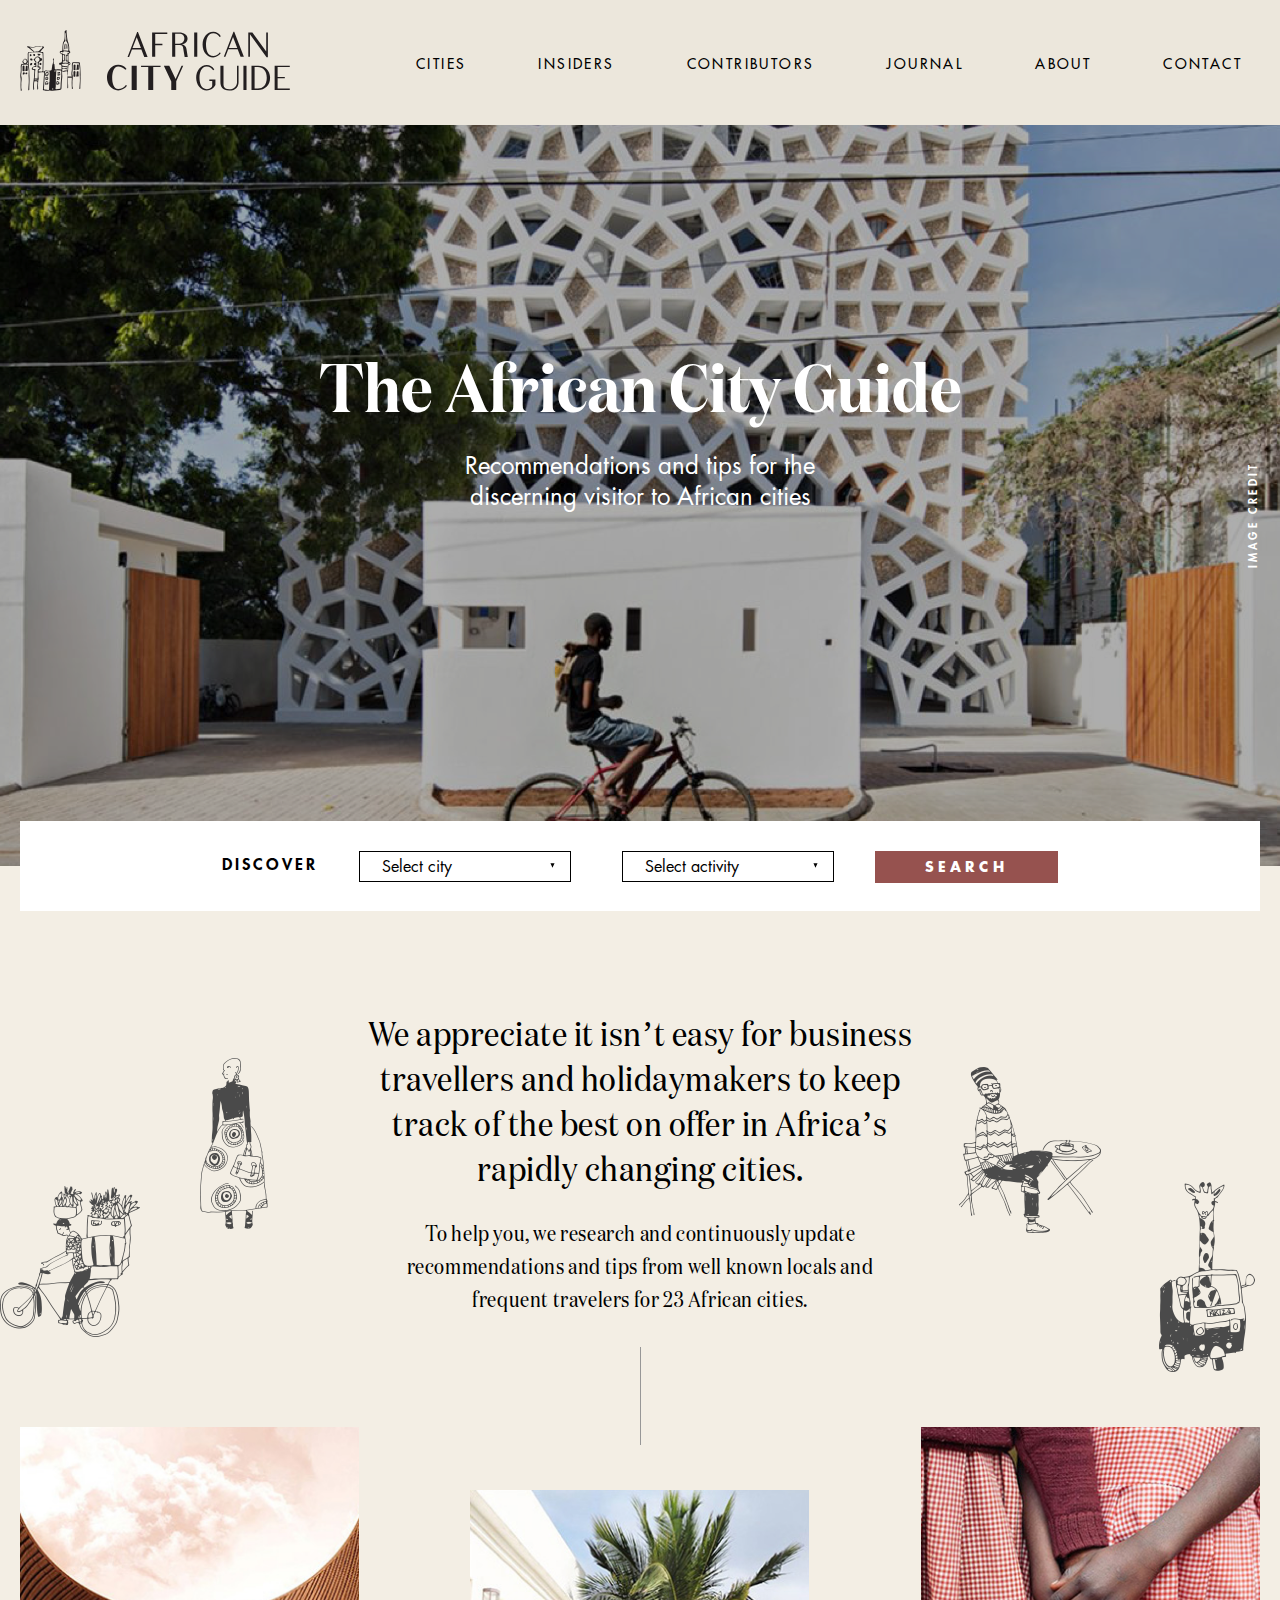
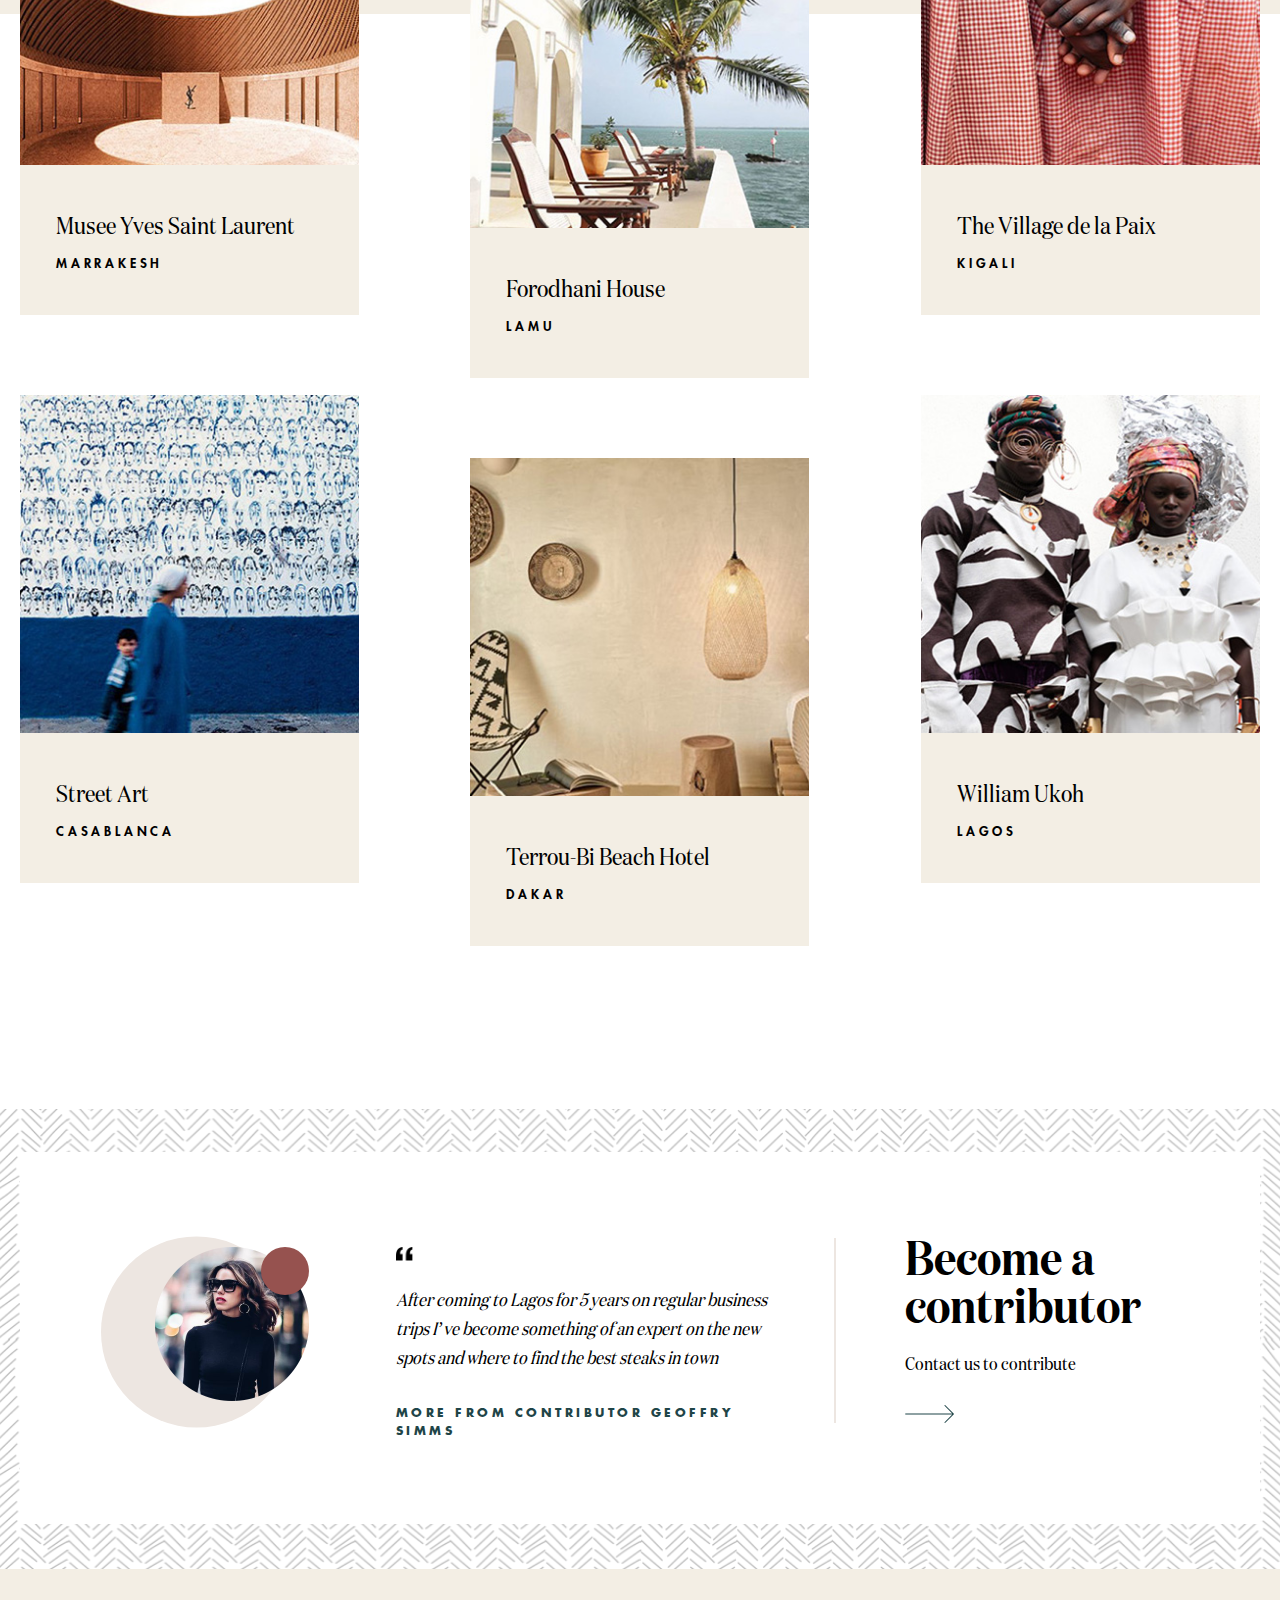
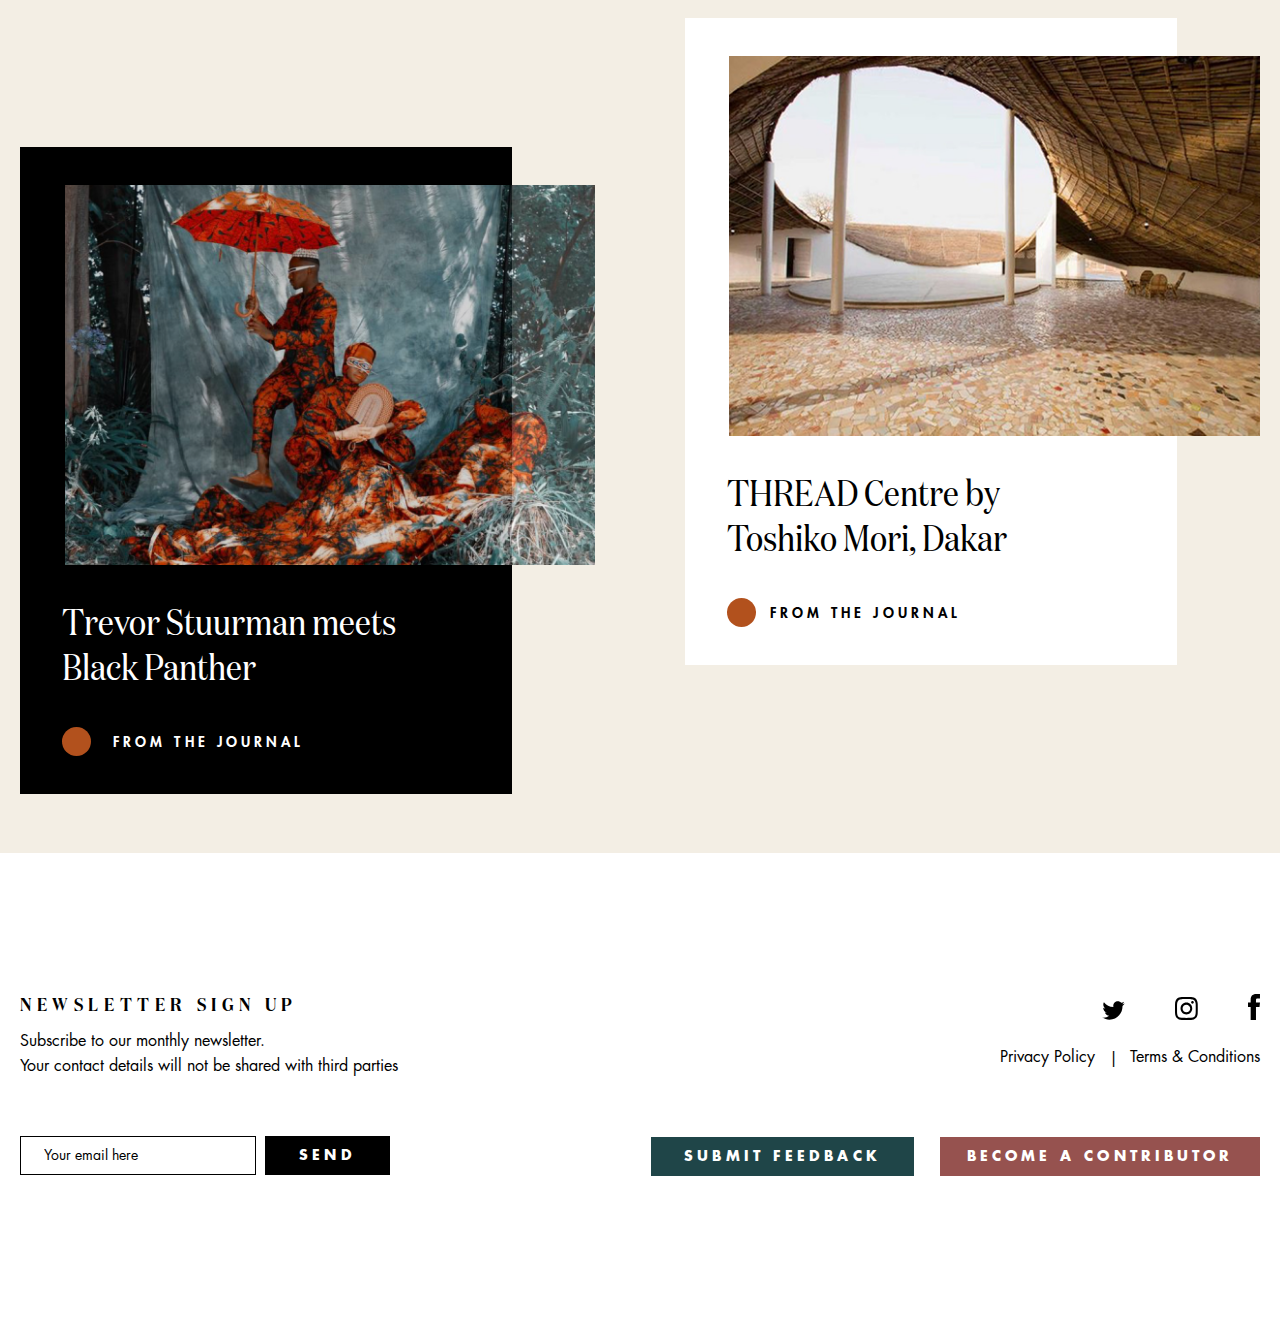
<file: index.html>
<!DOCTYPE html>
<html>
    <head>
    <meta charset="utf-8">
    <meta name="viewport" content="width=device-width, minimum-scale=1.0, maximum-scale=1.0, initial-scale=1.0, user-scalable=no">
    <meta name="format-detection" content="telephone=no">
    <title>African City Guide | Home </title>
   
    <link type="text/css" rel="stylesheet" href="css/selectric.css">
    <link type="text/css" rel="stylesheet" href="css/style.css">

    <script type="text/javascript" src="scripts/jquery-3.3.1.min.js"></script>
    <script type="text/javascript" src="scripts/jquery.selectric.js"></script>
    <script type="text/javascript" src="scripts/common-scripts.js"></script>

    </head>

    <body>
        <div class="main-wrap">
           <!-- Beginning Header Section 
           ======================= -->
            <header class="header-wrap">
               <div class="common-wrap clear">
                    <div class="logo-wrap">
                        <div class="main-logo"><a href="index.html"><img src="svgs/Final Logo_2stack-iconleft.svg" alt=""></a></div>
                        <div class="mobi-nav">
                            <div></div>
                            <div></div>
                            <div></div>
                        </div>
                    </div>
                    <div class="nav-wrap">
                        <nav class="main-nav">
                            <ul>
                                <li><a href="cities.html">CITIES</a></li>
                                <li><a href="insiders.html">INSIDERS</a></li>
                                <li><a href="contributor.html">CONTRIBUTORS</a></li>
                                <li><a href="journal.html">JOURNAL</a></li>
                                <li><a href="about.html">ABOUT</a></li>
                                <li><a href="contract.html">CONTACT</a></li>
                            </ul>
                        </nav>
                    </div>
                </div>
            </header>
             <!-- // End Header Section 
               ======================= -->
            <!-- Beginnig Main Section 
            ======================== -->
            <section class="main-section home-content">
                <section class="hero-section" style="background-image:url(images/home-hero.png)">
                    <div class="rotate-text">IMAGE CREDIT</div>
                    <div class="title-text">
                        <h1>The African City Guide</h1>
                        <p>Recommendations and tips for the<br> discerning visitor to African cities</p>
                    </div>
                </section>
                <section class="content-fashion-wrap">
                    <div class="selectric-bar-wrap">
                        <div class="common-wrap clear">
                            <div class="selectric-bar">
                                <div class="selectric-inner clear">
                                    <span>DISCOVER</span>
                                    <form action="#" method="post">
                                        <div class="selectric-item">
                                            <select class="styled-select">
                                                <option value="">Select  city</option>
                                                <option value="">Canda</option>
                                                <option value="">United</option>
                                                <option value=""> Austraulia</option>
                                            </select>
                                        </div>
                                        <div class="selectric-item">
                                            <select class="styled-select">
                                                <option value="">Select  activity</option>
                                                <option value="">work</option>
                                                <option value="">list</option>
                                                <option value="">time</option>
                                            </select>
                                        </div>
                                        <div class="submit-info">
                                            <input type="submit" value="SEARCH">
                                        </div>
                                    </form>
                                </div>
                            </div>
                        </div>
                    </div>
                    <div class="common-wrap clear">
                        <div class="fashion-text clear">
                            <div class="lead-text">We appreciate it isn’t easy for business travellers and holidaymakers to keep track of the best on offer in Africa’s rapidly changing cities.</div>
                            <p>To help you, we research and continuously update recommendations and tips from well known locals and <br> frequent travelers for 23 African cities.</p>
                        </div>
                        <div class="fashion-item1"><img src="images/african-woman@2x.png" alt=""></div>
                        <div class="fashion-item2"><img src="images/cycling-copy@2x.png" alt=""></div>
                        <div class="fashion-item3"><img src="images/coffee@2x.png" alt=""></div>
                        <div class="fashion-item4"><img src="images/giraffe-tuk-tuk@2x.png" alt=""></div>
                    </div>
                </section>
                <section class="content-detaisl-wrap">
                    <div class="common-wrap clear">
                        <ul class="content-item">
                            <li>
                                <figure><img src="images/content-item1.jpg" alt=""></figure>
                                <div class="content-info">
                                    <h5>Musee Yves Saint Laurent</h5>
                                    <span>Marrakesh</span>
                                </div>
                            </li>
                            <li>
                                <figure><img src="images/content-item2.jpg" alt=""></figure>
                                <div class="content-info">
                                    <h5>Street Art</h5>
                                    <span>Casablanca</span>
                                </div>
                            </li>
                        </ul>
                        <ul class="content-item">
                            <li>
                                <figure><img src="images/content-item3.jpg" alt=""></figure>
                                <div class="content-info">
                                    <h5>Forodhani House</h5>
                                    <span>Lamu</span>
                                </div>
                            </li>
                            <li>
                                <figure><img src="images/content-item4.jpg" alt=""></figure>
                                <div class="content-info">
                                    <h5>Terrou-Bi Beach Hotel</h5>
                                    <span>Dakar</span>
                                </div>
                            </li>
                        </ul>
                        <ul class="content-item">
                            <li>
                                <figure><img src="images/content-item5.jpg" alt=""></figure>
                                <div class="content-info">
                                    <h5>The Village de la Paix</h5>
                                    <span>Kigali</span>
                                </div>
                            </li>
                            <li>
                                <figure><img src="images/content-item6.jpg" alt=""></figure>
                                <div class="content-info">
                                    <h5>William Ukoh</h5>
                                    <span>Lagos</span>
                                </div>
                            </li>
                        </ul>
                    </div>
                </section>
                <section class="quote-section" style="background-image: url(images/pattern.png)">
                    <div class="common-wrap clear">
                        <div class="quoute-wrap">
                            <div class="round-thumb-wrap">
                                <figure><img src="images/quoute-thumb.png" alt=""></figure>
                            </div>
                            <div class="quote-text-wrap">
                                <div class="quote-text">
                                    <blockquote>After coming to Lagos for 5 years on regular business trips I’ve become something of an expert on the new spots and where to find the best steaks in town</blockquote>
                                    <dfn>MORE FROM CONTRIBUTOR GEOFFRY SIMMS</dfn>
                                </div>
                                <div class="contributor-text">
                                    <h2>Become a contributor</h2>
                                    <a href="#">Contact us to contribute</a>
                                </div>
                            </div>
                        </div>
                    </div>
                </section>
                <section class="content-double-wrap">
                    <div class="common-wrap clear">
                        <div class="double-content-info">
                           <div class="double-content-text">
                               <div class="double-thumb"><img src="images/home-post-1@2x.png" alt=""></div>
                               <div class="double-title-text">
                                   <h3>Trevor Stuurman meets <br> Black Panther</h3>
                                   <span>FROM THE JOURNAL</span>
                               </div>
                           </div> 
                        </div>
                        <div class="double-content-info">
                           <div class="double-content-text">
                               <div class="double-thumb"><img src="images/home-post-2@2x.png" alt=""></div>
                               <div class="double-title-text">
                                   <h3>THREAD Centre by<br> Toshiko Mori, Dakar</h3>
                                   <span>FROM THE JOURNAL</span>
                               </div>
                           </div> 
                        </div>
                    </div>
                </section>
            </section>
            <!-- // End Main Section 
            ======================== -->
            
            <!-- Beginnig Footer Section 
            ======================== -->
            <footer class="footer-section">
                <div class="common-wrap clear">
                    <div class="footer-left">
                        <div class="title-text">
                            <h6>NEWSLETTER SIGN UP</h6>
                            <p>Subscribe to our monthly newsletter.<br>Your contact details will not be shared with third parties</p>
                        </div>
                        <div class="mail-wrap">
                            <form action="#" method="post">
                                <div class="mail-info">
                                    <input type="text" value="Your email here">
                                    <input type="submit" value="SEND">
                                </div>
                            </form>
                        </div>
                    </div>
                    <div class="footer-right">
                        <div class="feedback-and-contribute">
                            <a href="#">SUBMIT FEEDBACK</a>
                            <a href="become-contributor.html">BECOME A CONTRIBUTOR</a>
                        </div>
                        <div class="social-info">
                            <div class="social-wrap">
                                <a href="#"><img src="svgs/twitter.svg" alt=""></a>
                                <a href="#"><img src="svgs/instagram.svg" alt=""></a>
                                <a href="#"><img src="svgs/facebook.svg" alt=""></a>
                            </div>
                            <div class="privacy-info">
                                <a href="become-contributor.html">Privacy Policy</a>
                                <a href="become-contributor.html">Terms &amp; Conditions</a>
                            </div>
                        </div>
                    </div>
                </div>
            </footer>
             <!-- // End Footer Section 
            ======================== -->
        </div>
    </body>
	
</html>
</file>
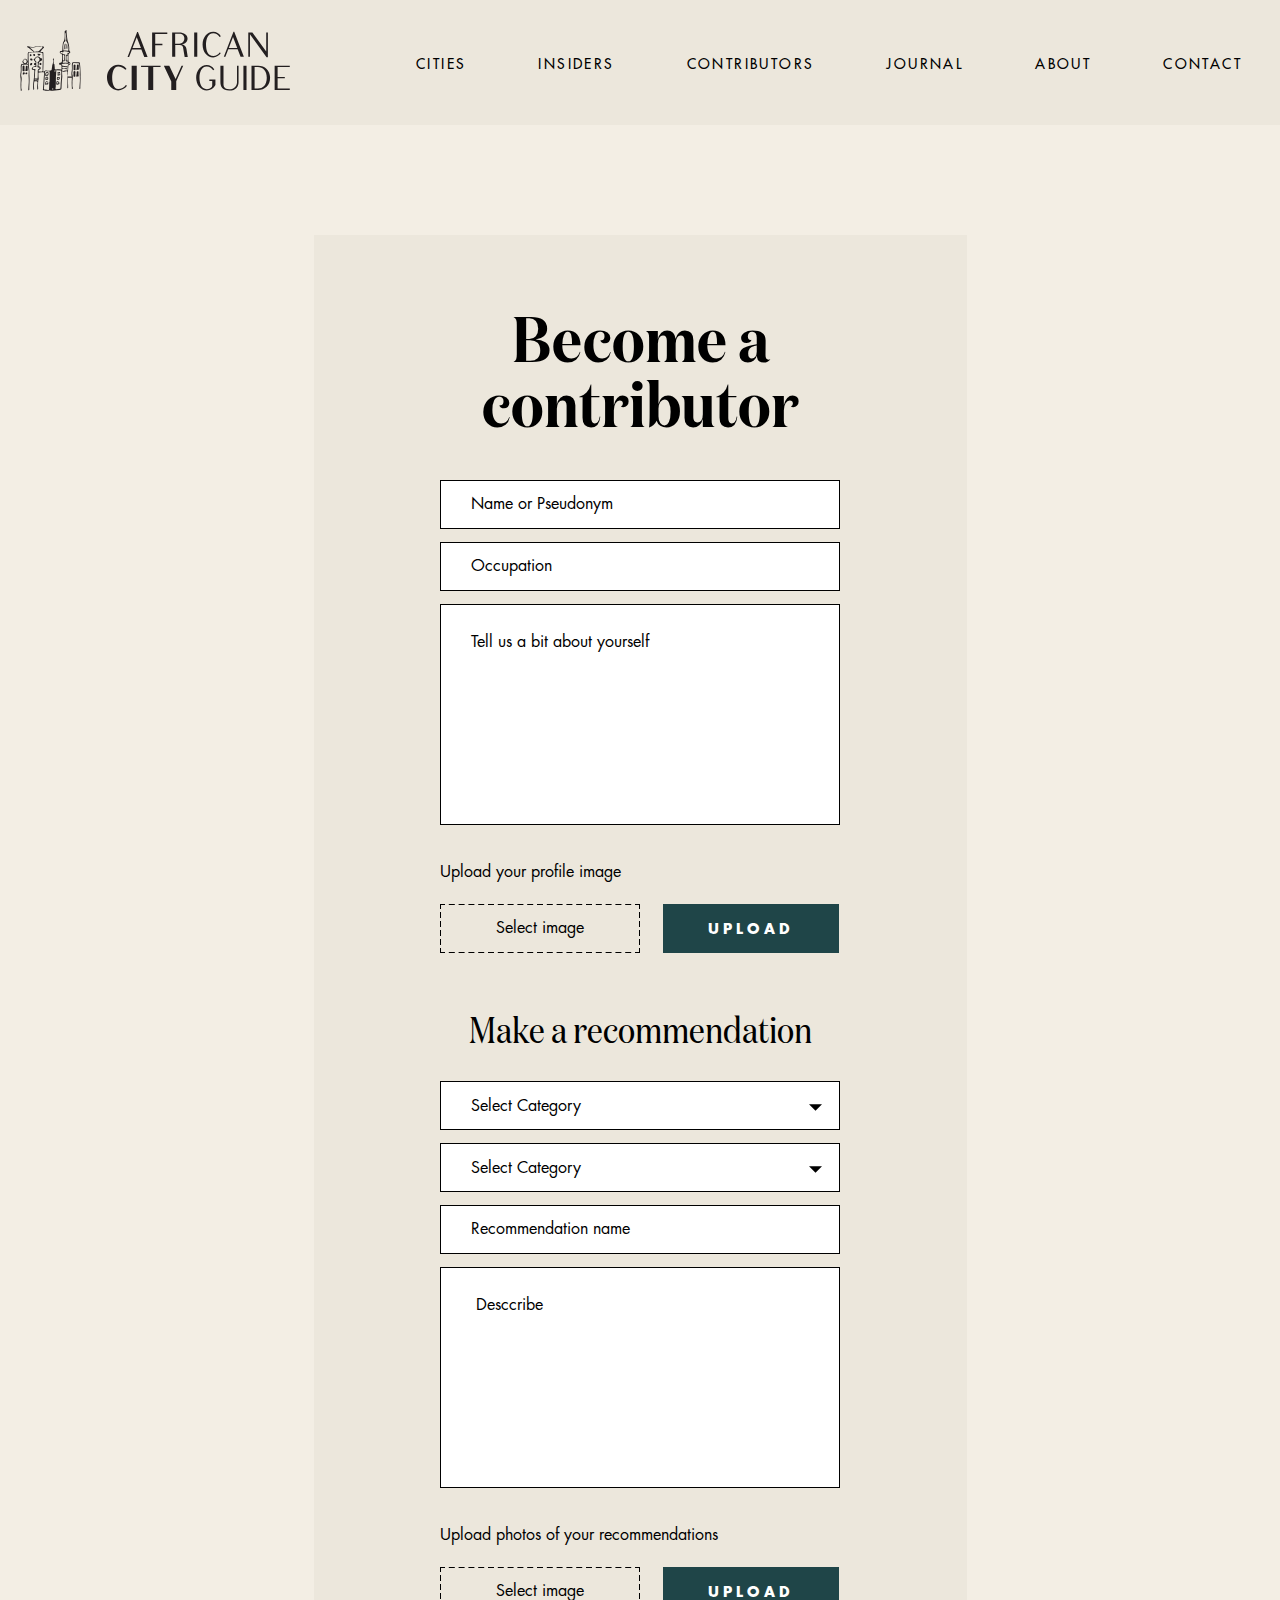
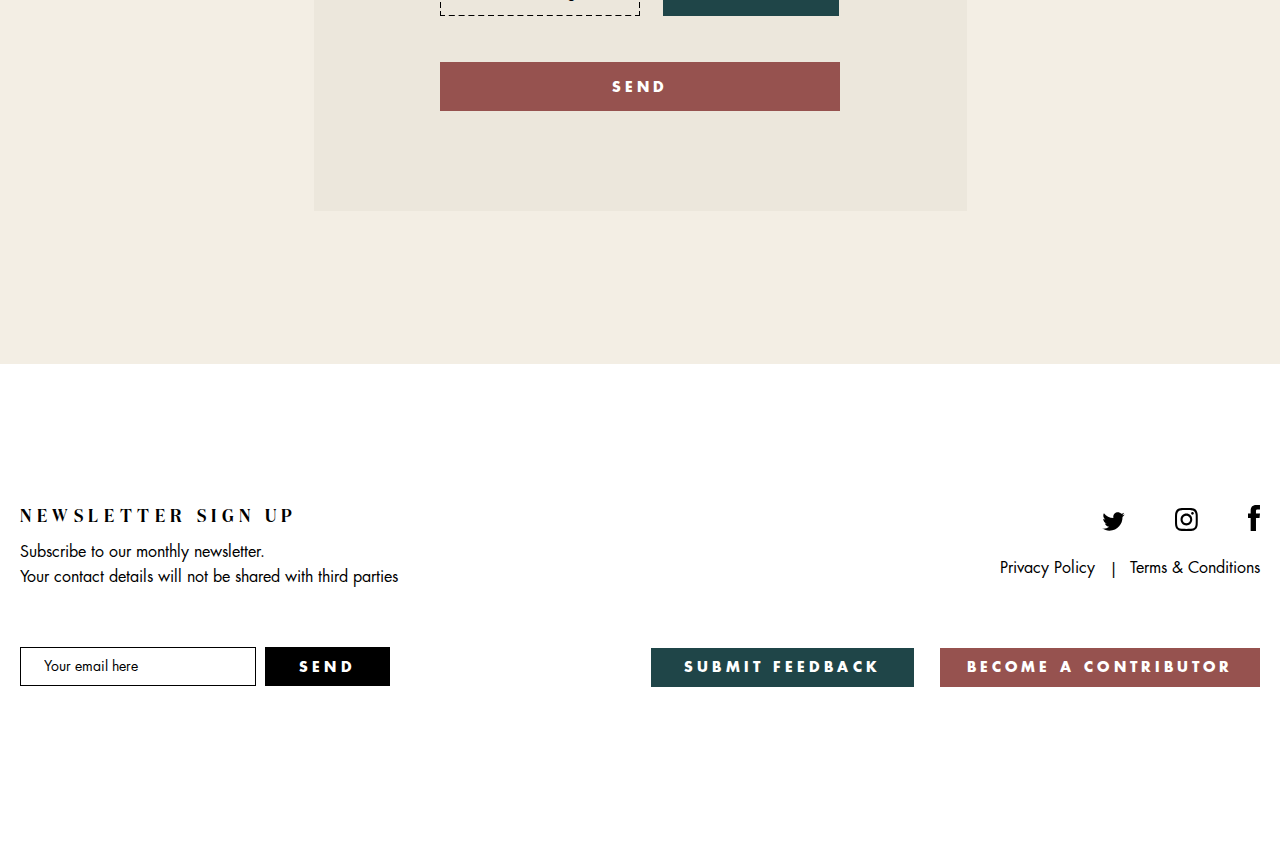
<file: become-contributor.html>
<!DOCTYPE html>
<html>

<head>
    <meta charset="utf-8">
    <meta name="viewport" content="width=device-width, minimum-scale=1.0, maximum-scale=1.0, initial-scale=1.0, user-scalable=no">
    <meta name="format-detection" content="telephone=no">
    <title>African City Guide | Become Contributor</title>
    <link type="text/css" rel="stylesheet" href="css/selectric.css">
    <link type="text/css" rel="stylesheet" href="css/style.css">
    
    <script type="text/javascript" src="scripts/jquery-3.3.1.min.js"></script>
    <script type="text/javascript" src="scripts/jquery.selectric.js"></script>
    <script type="text/javascript" src="scripts/common-scripts.js"></script>
</head>

<body>
    <div class="main-wrap">
           <!-- Beginning Header Section 
           ======================= -->
            <header class="header-wrap">
               <div class="common-wrap clear">
                    <div class="logo-wrap">
                        <div class="main-logo"><a href="index.html"><img src="svgs/Final Logo_2stack-iconleft.svg" alt=""></a></div>
                        <div class="mobi-nav">
                            <div></div>
                            <div></div>
                            <div></div>
                        </div>
                    </div>
                    <div class="nav-wrap">
                        <nav class="main-nav">
                            <ul>
                                <li><a href="cities.html">CITIES</a></li>
                                <li><a href="insiders.html">INSIDERS</a></li>
                                <li><a href="contributor.html">CONTRIBUTORS</a></li>
                                <li><a href="journal.html">JOURNAL</a></li>
                                <li><a href="about.html">ABOUT</a></li>
                                <li><a href="contract.html">CONTACT</a></li>
                            </ul>
                        </nav>
                    </div>
                </div>
            </header>
             <!-- // End Header Section 
               ======================= -->
            <!-- Beginnig Main Section 
            ============================ -->
         <section class="main-section become-contributor">
            <section class="contact-wrap">
                <div class="common-wrap clear contact-inner">
                    <div class="form-inner-wrap clear">
                        <form action="#" method="post">
                            <div class="apply-form">
                                <h2>Become a contributor</h2>
                                <div class="input-wrap">
                                    <input type="text" value="Name or Pseudonym"> </div>
                                <div class="input-wrap">
                                    <input type="text" value="Occupation"> </div>
                                <div class="input-wrap">
                                    <textarea>Tell us a bit about yourself</textarea>
                                </div>
                                <div class="attach-file">
                                    <label>Upload your profile image</label>
                                    <div class="attach-btn-wrap"> <span>Select image</span>
                                        <button for="chosefile" class="upload-btn">UPLOAD</button>
                                        <input type="file" name="chosefile" id="chosefile"> </div>
                                </div>
                            </div>
                            <div class="apply-form">
                                <h3>Make a recommendation</h3>
                                <div class="input-wrap">
                                    <select class="styled-select">
                                        <option selected>Select Category</option>
                                        <option>Stay</option>
                                        <option>Eat &amp; Drink</option>
                                        <option>Shop</option>
                                    </select>
                                </div>
                                <div class="input-wrap">
                                    <select class="styled-select">
                                        <option selected>Select Category</option>
                                        <option>Stay</option>
                                        <option>Eat &amp; Drink</option>
                                        <option>Shop</option>
                                    </select>
                                </div>
                                <div class="input-wrap">
                                    <input type="text" value="Recommendation name"> </div>
                                <div class="input-wrap">
                                    <textarea> Desccribe</textarea>
                                </div>
                                <div class="attach-file">
                                    <label>Upload photos of your recommendations</label>
                                    <div class="attach-btn-wrap"> <span>Select image</span>
                                        <button for="chosefile" class="upload-btn">UPLOAD</button>
                                        <input type="file" name="chosefile" id="chosefile"> </div>
                                </div>
                                <div class="submit-wrap">
                                    <input type="submit" value="SEND">
                                </div>
                            </div>
                        </form>
                    </div>
                </div>
            </section>
        </section> 
          <!-- // End Main Section 
            ============================ -->           
           
            <!-- Beginnig Footer Section 
            ======================== -->
            <footer class="footer-section">
                <div class="common-wrap clear">
                    <div class="footer-left">
                        <div class="title-text">
                            <h6>NEWSLETTER SIGN UP</h6>
                            <p>Subscribe to our monthly newsletter.<br>Your contact details will not be shared with third parties</p>
                        </div>
                        <div class="mail-wrap">
                            <form action="#" method="post">
                                <div class="mail-info">
                                    <input type="text" value="Your email here">
                                    <input type="submit" value="SEND">
                                </div>
                            </form>
                        </div>
                    </div>
                    <div class="footer-right">
                        <div class="feedback-and-contribute">
                            <a href="#">SUBMIT FEEDBACK</a>
                            <a href="become-contributor.html">BECOME A CONTRIBUTOR</a>
                        </div>
                        <div class="social-info">
                            <div class="social-wrap">
                                <a href="#"><img src="svgs/twitter.svg" alt=""></a>
                                <a href="#"><img src="svgs/instagram.svg" alt=""></a>
                                <a href="#"><img src="svgs/facebook.svg" alt=""></a>
                            </div>
                            <div class="privacy-info">
                                <a href="become-contributor.html">Privacy Policy</a>
                                <a href="become-contributor.html">Terms &amp; Conditions</a>
                            </div>
                        </div>
                    </div>
                </div>
            </footer>
             <!-- // End Footer Section 
            ======================== -->
    </div>
</body>

</html>
</file>
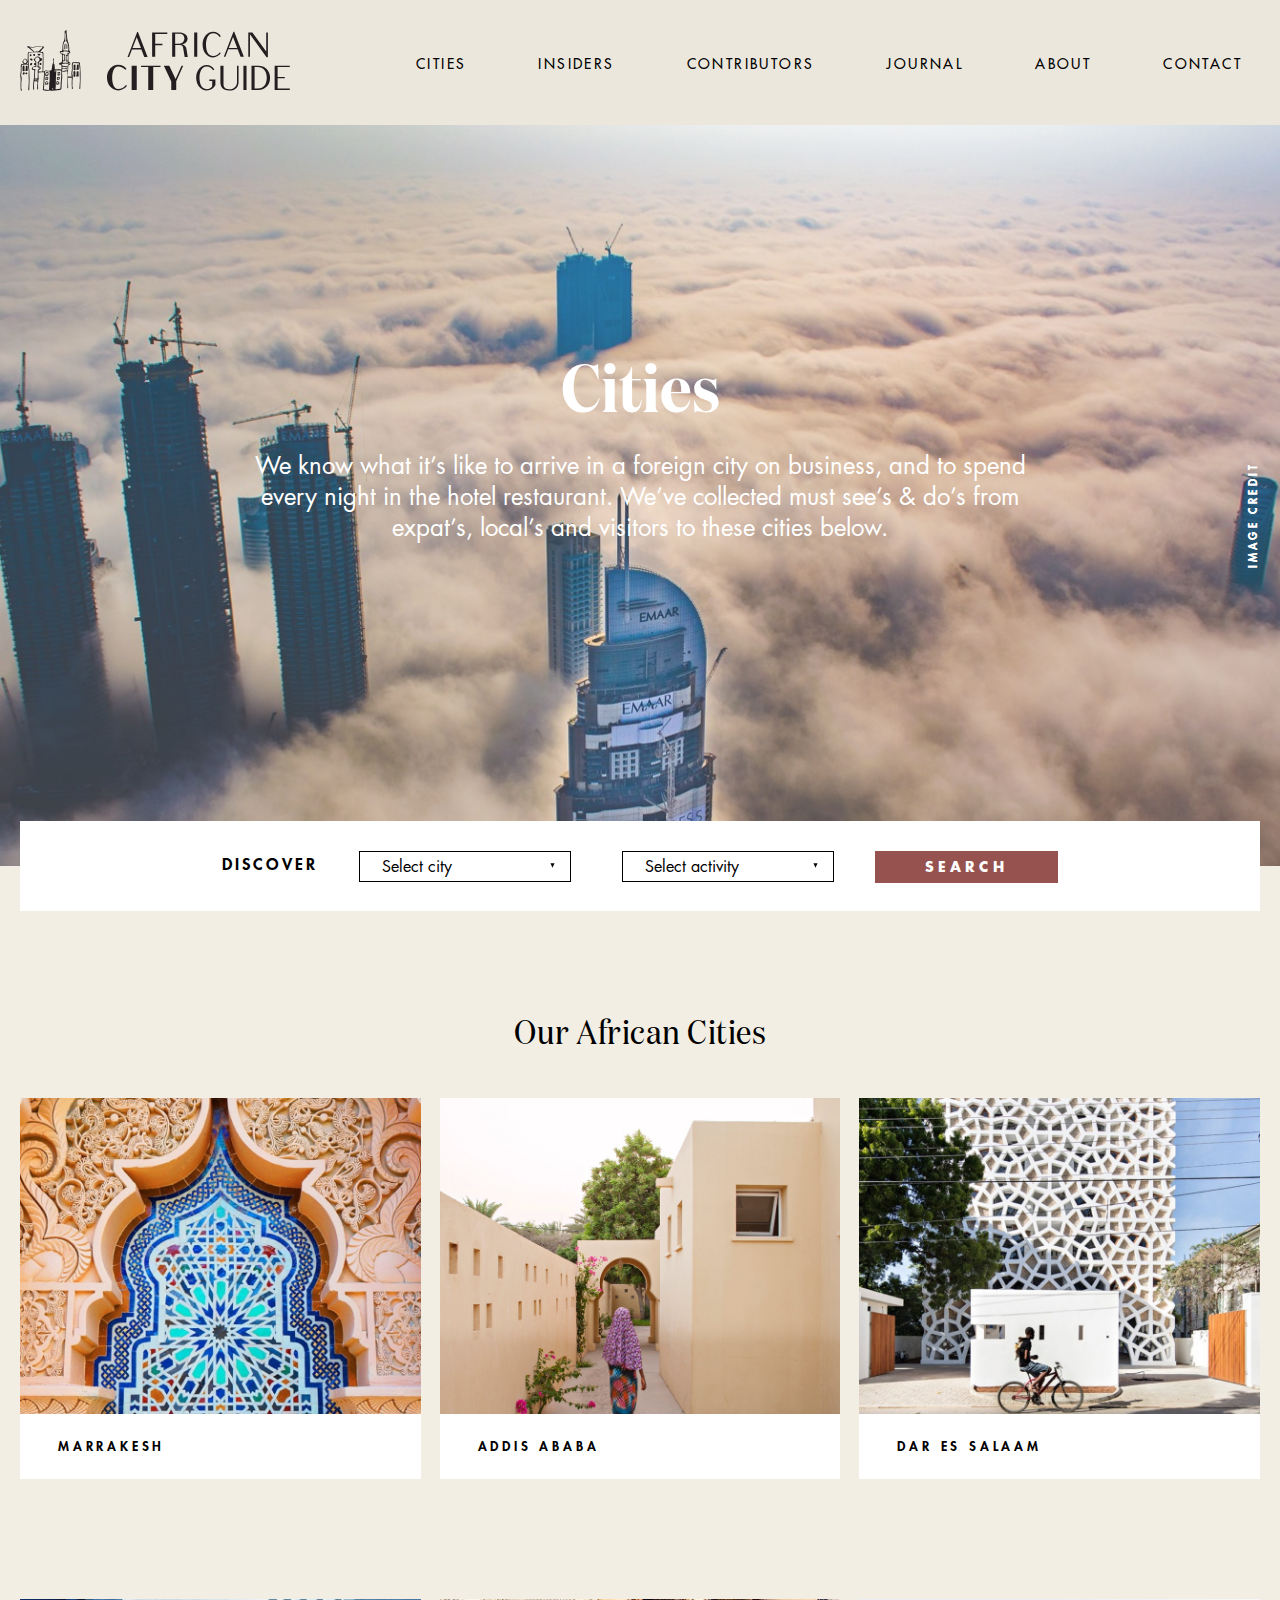
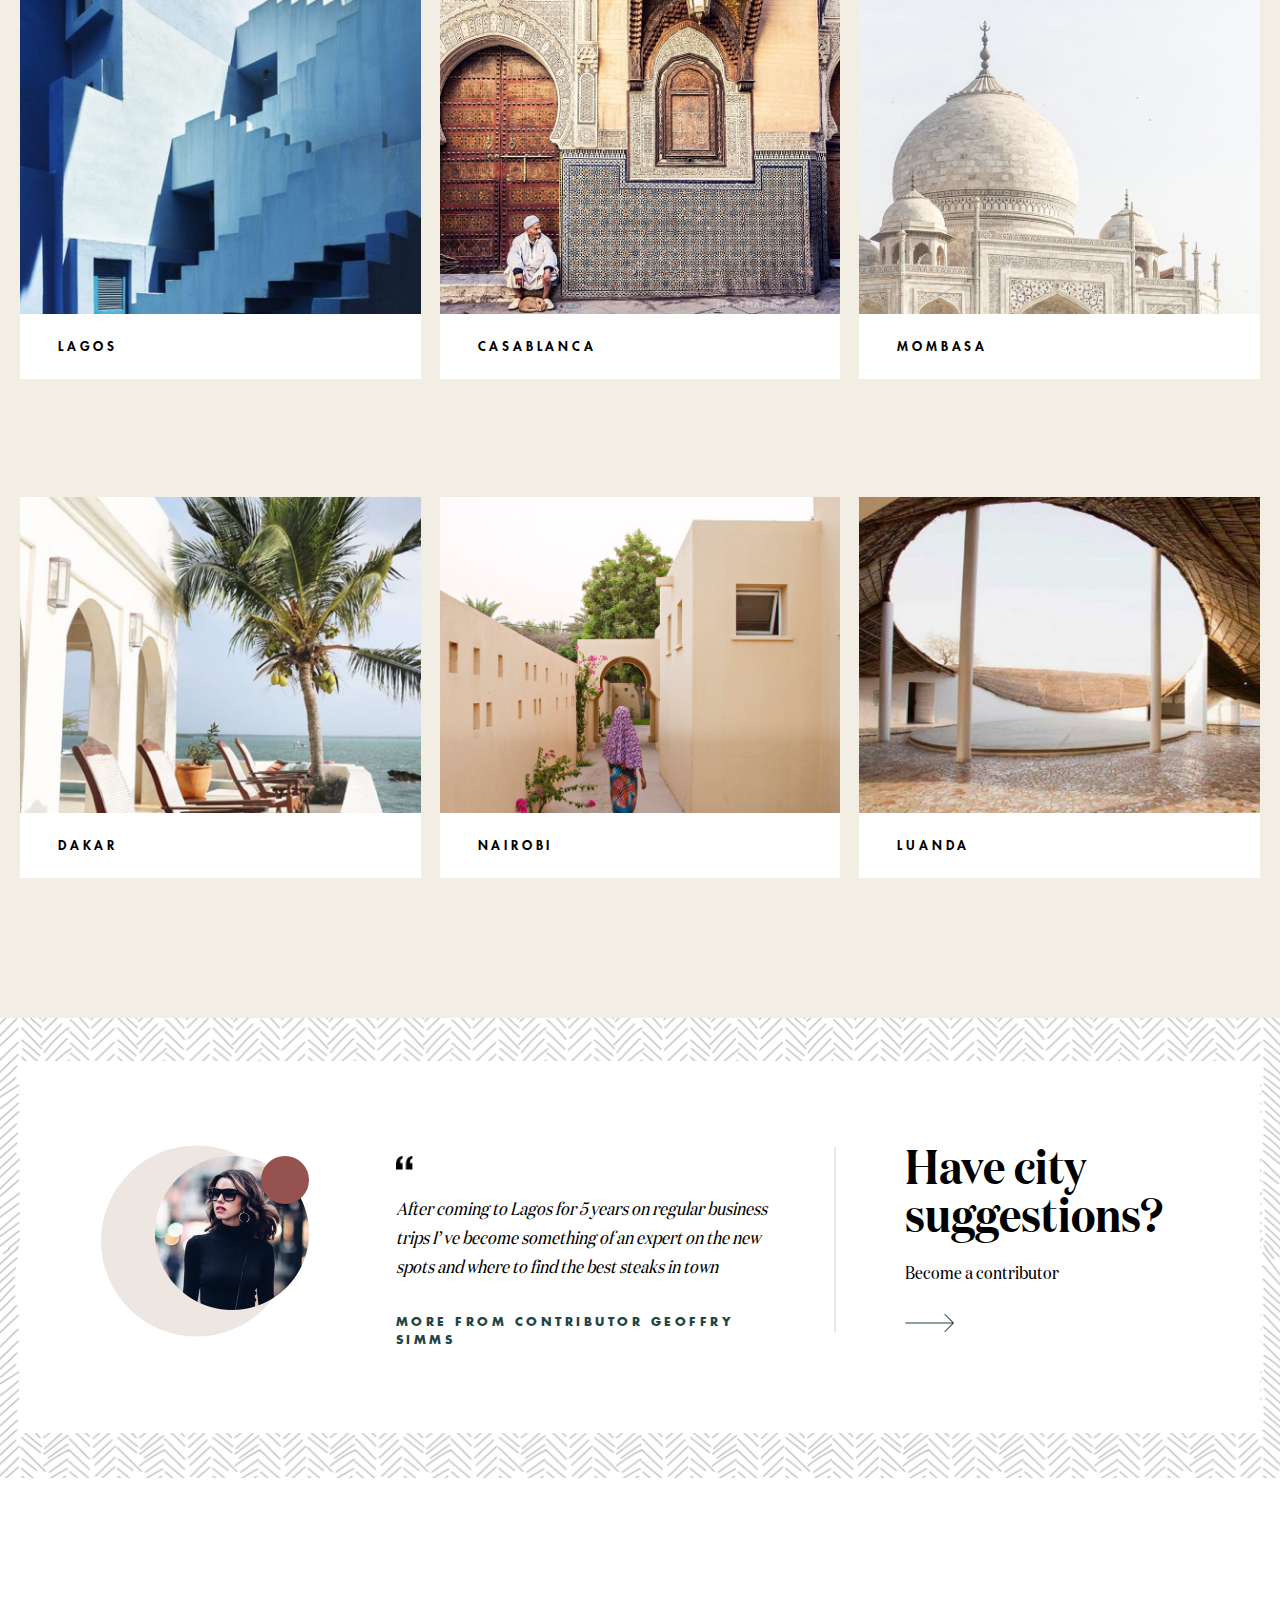
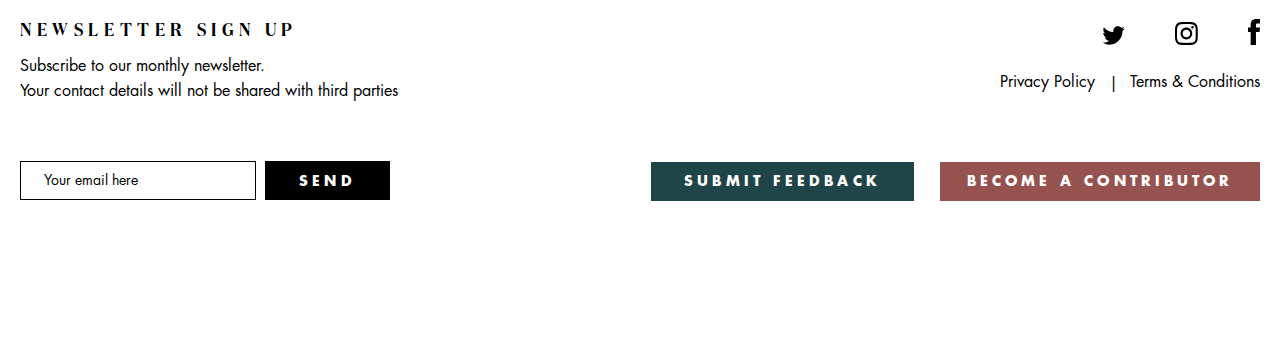
<file: cities.html>
<!DOCTYPE html>
<html>
    <head>
    <meta charset="utf-8">
    <meta name="viewport" content="width=device-width, minimum-scale=1.0, maximum-scale=1.0, initial-scale=1.0, user-scalable=no">
    <meta name="format-detection" content="telephone=no">
    <title>African City Guide | Cities </title>

    <link type="text/css" rel="stylesheet" href="css/selectric.css">
    <link type="text/css" rel="stylesheet" href="css/style.css">

    <script type="text/javascript" src="scripts/jquery-3.3.1.min.js"></script>
    <script type="text/javascript" src="scripts/jquery.selectric.js"></script>
    <script type="text/javascript" src="scripts/common-scripts.js"></script>

    </head>

    <body>
        <div class="main-wrap">
           <!-- Beginning Header Section 
           ======================= -->
            <header class="header-wrap">
               <div class="common-wrap clear">
                    <div class="logo-wrap">
                        <div class="main-logo"><a href="index.html"><img src="svgs/Final Logo_2stack-iconleft.svg" alt=""></a></div>
                        <div class="mobi-nav">
                            <div></div>
                            <div></div>
                            <div></div>
                        </div>
                    </div>
                    <div class="nav-wrap">
                        <nav class="main-nav">
                            <ul>
                                <li><a href="cities.html">CITIES</a></li>
                                <li><a href="insiders.html">INSIDERS</a></li>
                                <li><a href="contributor.html">CONTRIBUTORS</a></li>
                                <li><a href="journal.html">JOURNAL</a></li>
                                <li><a href="about.html">ABOUT</a></li>
                                <li><a href="contract.html">CONTACT</a></li>
                            </ul>
                        </nav>
                    </div>
                </div>
            </header>
             <!-- // End Header Section 
               ======================= -->
            <!-- Beginnig Main Section 
            ============================ -->
            <section class="main-section cities-content">
                <section class="hero-section" style="background-image:url(images/placeholder-city.jpg)">
                    <div class="rotate-text">IMAGE CREDIT</div>
                    <div class="rotate-text">IMAGE CREDIT</div>
                    <div class="title-text">
                        <h1>Cities</h1>
                        <p>We know what it’s like to arrive in a foreign city on business, and to spend every night in the hotel restaurant. We’ve collected must see’s &amp; do’s from expat’s, local’s and visitors to these cities below.</p>
                    </div>
                </section>
                <section class="cities-detasils-wrap">
                    <div class="selectric-bar-wrap">
                        <div class="common-wrap clear">
                            <div class="selectric-bar">
                                <div class="selectric-inner clear">
                                    <span>DISCOVER</span>
                                    <form action="#" method="post">
                                        <div class="selectric-item">
                                            <select class="styled-select">
                                                <option value="">Select  city</option>
                                                <option value="">Canda</option>
                                                <option value="">United</option>
                                                <option value=""> Austraulia</option>
                                            </select>
                                        </div>
                                        <div class="selectric-item">
                                            <select class="styled-select">
                                                <option value="">Select  activity</option>
                                                <option value="">work</option>
                                                <option value="">list</option>
                                                <option value="">time</option>
                                            </select>
                                        </div>
                                        <div class="submit-info">
                                            <input type="submit" value="SEARCH">
                                        </div>
                                    </form>
                                </div>
                            </div>
                        </div>
                    </div>
                    <div class="common-wrap clear cities-inner">
                        <h3>Our African Cities</h3>
                        <div class="cities-content-wrap">
                            <a href="nairobi.html" class="content-item">
                                <figure>
                                    <img src="images/city1@2x.jpg" alt="">
                                    <div class="overlay-text">
                                       <p>Nairobi is Kenya’s capital city. In addition to its urban core, the city has Nairobi National Park, a large game reserve known for breeding endangered black rhinos and home to giraffes, zebras and lions.</p>
                                      <em>Image credit: John Smith</em>
                                    </div>
                                </figure>
                                <span>Marrakesh</span>
                            </a>
                            <a href="nairobi.html" class="content-item">
                                <figure>
                                    <img src="images/city2@2x.jpg" alt="">
                                    <div class="overlay-text">
                                       <p>Nairobi is Kenya’s capital city. In addition to its urban core, the city has Nairobi National Park, a large game reserve known for breeding endangered black rhinos and home to giraffes, zebras and lions.</p>
                                      <em>Image credit: John Smith</em>
                                    </div>
                                
                                </figure>
                                <span>Addis Ababa</span>
                            </a>
                            <a href="nairobi.html" class="content-item">
                                <figure>
                                    <img src="images/city3@2x.jpg" alt="">
                                    <div class="overlay-text">
                                       <p>Nairobi is Kenya’s capital city. In addition to its urban core, the city has Nairobi National Park, a large game reserve known for breeding endangered black rhinos and home to giraffes, zebras and lions.</p>
                                      <em>Image credit: John Smith</em>
                                    </div>
                                </figure>
                                <span>Dar es Salaam</span>
                            </a>
                            <a href="nairobi.html" class="content-item">
                                <figure>
                                    <img src="images/city4@2x.jpg" alt="">
                                    <div class="overlay-text">
                                       <p>Nairobi is Kenya’s capital city. In addition to its urban core, the city has Nairobi National Park, a large game reserve known for breeding endangered black rhinos and home to giraffes, zebras and lions.</p>
                                      <em>Image credit: John Smith</em>
                                    </div>
                                </figure>
                                <span>Lagos</span>
                            </a>
                            <a href="nairobi.html" class="content-item">
                                <figure>
                                    <img src="images/city5@2x.jpg" alt="">
                                    <div class="overlay-text">
                                       <p>Nairobi is Kenya’s capital city. In addition to its urban core, the city has Nairobi National Park, a large game reserve known for breeding endangered black rhinos and home to giraffes, zebras and lions.</p>
                                      <em>Image credit: John Smith</em>
                                    </div>
                                
                                </figure>
                                <span>Casablanca</span>
                            </a>
                            <a href="nairobi.html" class="content-item">
                                <figure>
                                    <img src="images/city6@2x.jpg" alt="">
                                    <div class="overlay-text">
                                       <p>Nairobi is Kenya’s capital city. In addition to its urban core, the city has Nairobi National Park, a large game reserve known for breeding endangered black rhinos and home to giraffes, zebras and lions.</p>
                                      <em>Image credit: John Smith</em>
                                    </div>
                                </figure>
                                <span>Mombasa</span>
                            </a>
                            <a href="nairobi.html" class="content-item">
                                <figure>
                                    <img src="images/city7@2x.jpg" alt="">
                                    <div class="overlay-text">
                                       <p>Nairobi is Kenya’s capital city. In addition to its urban core, the city has Nairobi National Park, a large game reserve known for breeding endangered black rhinos and home to giraffes, zebras and lions.</p>
                                      <em>Image credit: John Smith</em>
                                    </div>
                                </figure>
                                <span>Dakar</span>
                            </a>
                            <a href="nairobi.html" class="content-item">
                                <figure>
                                    <img src="images/city2@2x.jpg" alt="">
                                    <div class="overlay-text">
                                       <p>Nairobi is Kenya’s capital city. In addition to its urban core, the city has Nairobi National Park, a large game reserve known for breeding endangered black rhinos and home to giraffes, zebras and lions.</p>
                                      <em>Image credit: John Smith</em>
                                    </div>
                                
                                </figure>
                                <span>Nairobi</span>
                            </a>
                            <a href="nairobi.html" class="content-item">
                                <figure>
                                    <img src="images/city9@2x.jpg" alt="">
                                    <div class="overlay-text">
                                       <p>Nairobi is Kenya’s capital city. In addition to its urban core, the city has Nairobi National Park, a large game reserve known for breeding endangered black rhinos and home to giraffes, zebras and lions.</p>
                                      <em>Image credit: John Smith</em>
                                    </div>
                                </figure>
                                <span>Luanda</span>
                            </a>
                        </div>
                    </div>
                    
                </section>
                
                <section class="quote-section" style="background-image: url(images/pattern.png)">
                    <div class="common-wrap clear">
                        <div class="quoute-wrap">
                            <div class="round-thumb-wrap">
                                <figure><img src="images/quoute-thumb.png" alt=""></figure>
                            </div>
                            <div class="quote-text-wrap">
                                <div class="quote-text">
                                    <blockquote>After coming to Lagos for 5 years on regular business trips I’ve become something of an expert on the new spots and where to find the best steaks in town</blockquote>
                                    <dfn>MORE FROM CONTRIBUTOR GEOFFRY SIMMS</dfn>
                                </div>
                                <div class="contributor-text">
                                    <h2>Have city suggestions?</h2>
                                    <a href="contract.html">Become a contributor</a>
                                </div>
                            </div>
                        </div>
                    </div>
                </section>
            </section>
            <!-- // End Main Section 
            ============================ -->
            <!-- Beginnig Footer Section 
            ======================== -->
            <footer class="footer-section">
                <div class="common-wrap clear">
                    <div class="footer-left">
                        <div class="title-text">
                            <h6>NEWSLETTER SIGN UP</h6>
                            <p>Subscribe to our monthly newsletter.<br>Your contact details will not be shared with third parties</p>
                        </div>
                        <div class="mail-wrap">
                            <form action="#" method="post">
                                <div class="mail-info">
                                    <input type="text" value="Your email here">
                                    <input type="submit" value="SEND">
                                </div>
                            </form>
                        </div>
                    </div>
                    <div class="footer-right">
                        <div class="feedback-and-contribute">
                            <a href="#">SUBMIT FEEDBACK</a>
                            <a href="become-contributor.html">BECOME A CONTRIBUTOR</a>
                        </div>
                        <div class="social-info">
                            <div class="social-wrap">
                                <a href="#"><img src="svgs/twitter.svg" alt=""></a>
                                <a href="#"><img src="svgs/instagram.svg" alt=""></a>
                                <a href="#"><img src="svgs/facebook.svg" alt=""></a>
                            </div>
                            <div class="privacy-info">
                                <a href="become-contributor.html">Privacy Policy</a>
                                <a href="become-contributor.html">Terms &amp; Conditions</a>
                            </div>
                        </div>
                    </div>
                </div>
            </footer>
             <!-- // End Footer Section 
            ======================== -->
        </div>
    </body>
	
</html>
</file>
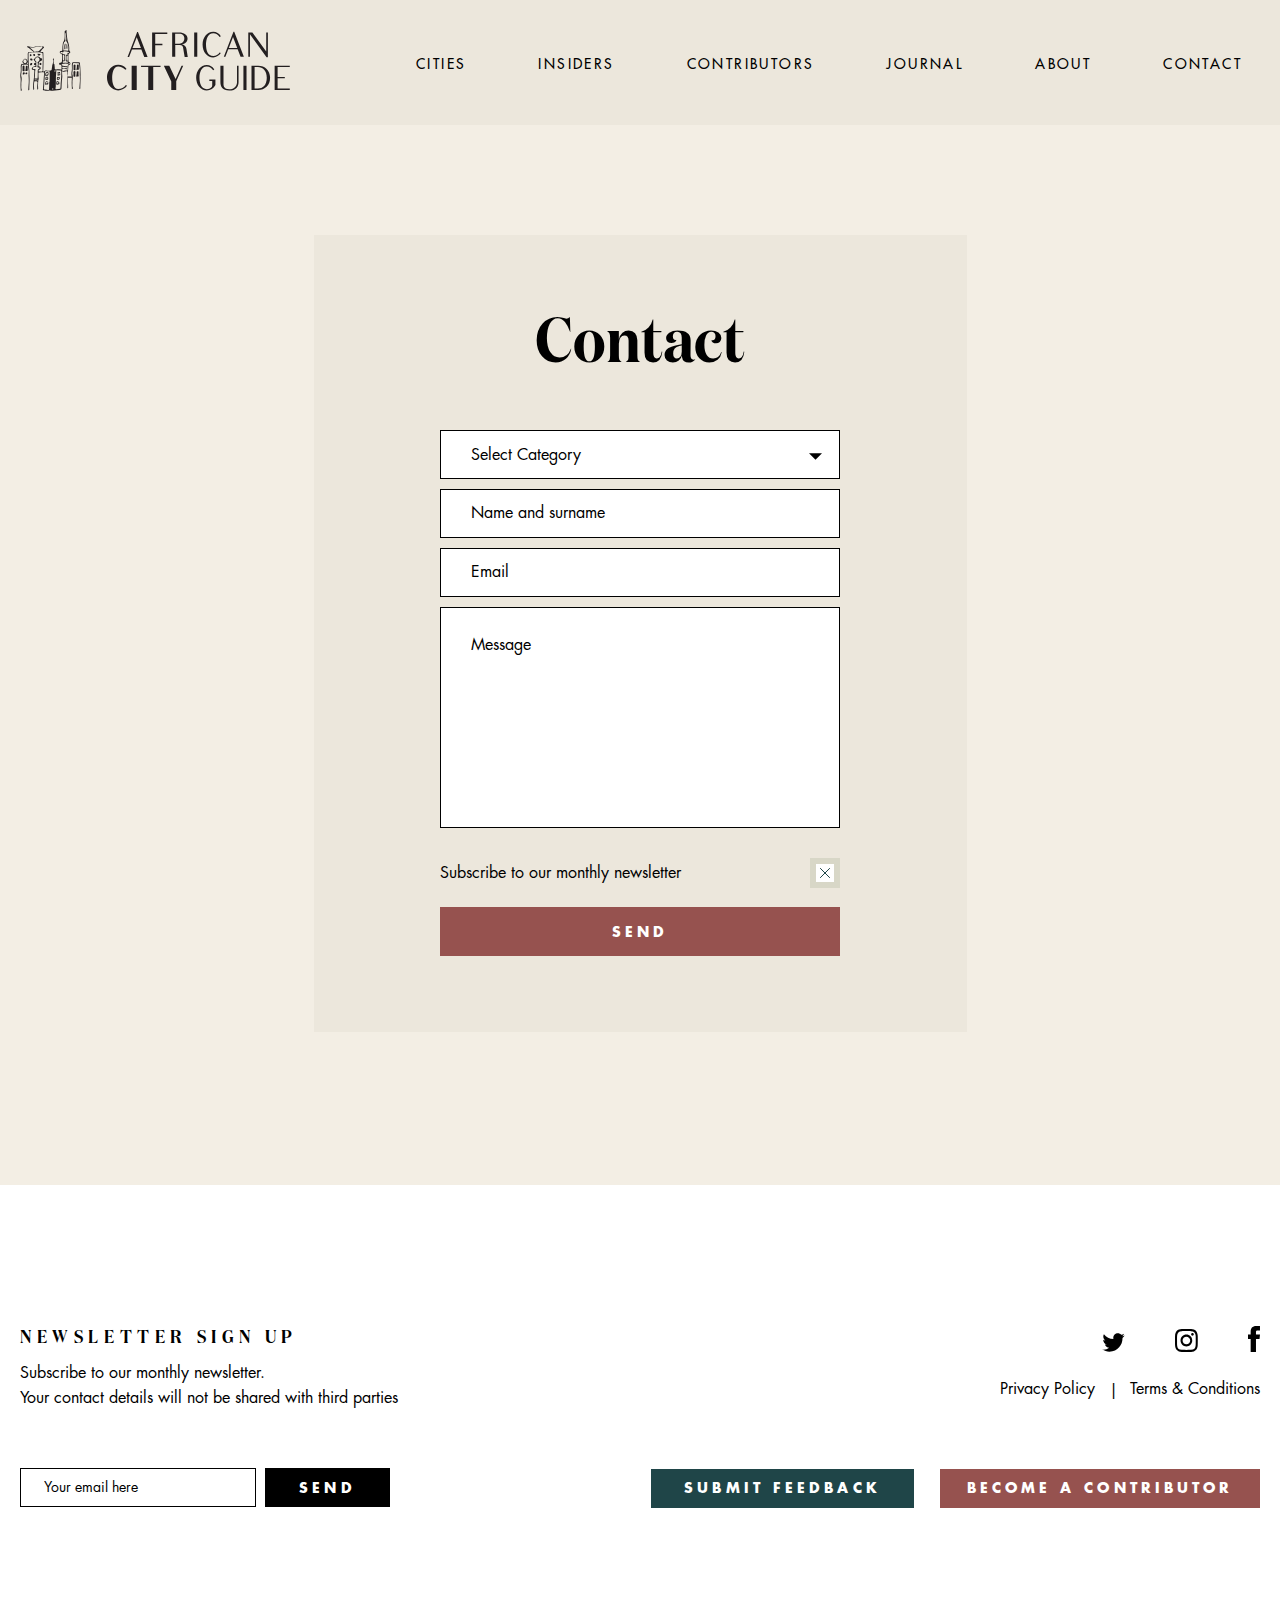
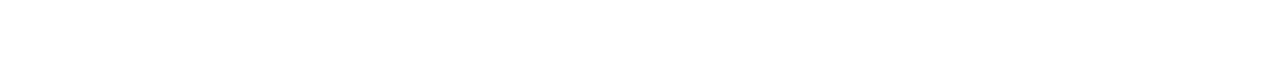
<file: contract.html>
<!DOCTYPE html>
<html>

<head>
    <meta charset="utf-8">
    <meta name="viewport" content="width=device-width, minimum-scale=1.0, maximum-scale=1.0, initial-scale=1.0, user-scalable=no">
    <meta name="format-detection" content="telephone=no">
    <title>African City Guide | contact </title>
    <link type="text/css" rel="stylesheet" href="css/selectric.css">
    <link type="text/css" rel="stylesheet" href="css/style.css">
    <script type="text/javascript" src="scripts/jquery-3.3.1.min.js"></script>
    <script type="text/javascript" src="scripts/jquery.selectric.js"></script>
    <script type="text/javascript" src="scripts/common-scripts.js"></script>
</head>

<body>
    <div class="main-wrap">
           <!-- Beginning Header Section 
           ======================= -->
            <header class="header-wrap">
               <div class="common-wrap clear">
                    <div class="logo-wrap">
                        <div class="main-logo"><a href="index.html"><img src="svgs/Final Logo_2stack-iconleft.svg" alt=""></a></div>
                        <div class="mobi-nav">
                            <div></div>
                            <div></div>
                            <div></div>
                        </div>
                    </div>
                    <div class="nav-wrap">
                        <nav class="main-nav">
                            <ul>
                                <li><a href="cities.html">CITIES</a></li>
                                <li><a href="insiders.html">INSIDERS</a></li>
                                <li><a href="contributor.html">CONTRIBUTORS</a></li>
                                <li><a href="journal.html">JOURNAL</a></li>
                                <li><a href="about.html">ABOUT</a></li>
                                <li><a href="contract.html">CONTACT</a></li>
                            </ul>
                        </nav>
                    </div>
                </div>
            </header>
             <!-- // End Header Section 
               ======================= -->
             <!-- Beginnig Main Section 
            ============================ -->
            <section class="main-section contact">
                <section class="contact-wrap">
                    <div class="common-wrap clear contact-inner">
                        <div class="form-inner-wrap clear">
                            <form action="#" method="post">
                                <div class="apply-form clear">
                                    <h2>Contact</h2>
                                    <div class="input-wrap">
                                        <select class="styled-select">
                                            <option>Select Category</option>
                                            <option>Stay</option>
                                            <option>Eat &amp; Drink</option>
                                            <option>Shop</option>
                                        </select>
                                    </div>
                                    <div class="input-wrap">
                                        <input type="text" value="Name and surname"> </div>
                                    <div class="input-wrap">
                                        <input type="email" value="Email"> </div>
                                    <div class="input-wrap">
                                        <textarea>Message</textarea>
                                    </div>
                                    <div class="checkbox-wrap">
                                        <label class="check-label" for="check-1">Subscribe to our monthly newsletter</label>
                                        <input type="checkbox" checked="checked" id="check-1">
                                        <div class="checkmark"></div>
                                    </div>
                                    <div class="submit-wrap">
                                        <input type="submit" value="SEND"> </div>
                                </div>
                            </form>
                        </div>
                    </div>
                </section>
            </section>
            <!-- // End Main Section 
            ============================ -->
            
            <!-- Beginnig Footer Section 
            ======================== -->
            <footer class="footer-section">
                <div class="common-wrap clear">
                    <div class="footer-left">
                        <div class="title-text">
                            <h6>NEWSLETTER SIGN UP</h6>
                            <p>Subscribe to our monthly newsletter.<br>Your contact details will not be shared with third parties</p>
                        </div>
                        <div class="mail-wrap">
                            <form action="#" method="post">
                                <div class="mail-info">
                                    <input type="text" value="Your email here">
                                    <input type="submit" value="SEND">
                                </div>
                            </form>
                        </div>
                    </div>
                    <div class="footer-right">
                        <div class="feedback-and-contribute">
                            <a href="#">SUBMIT FEEDBACK</a>
                            <a href="become-contributor.html">BECOME A CONTRIBUTOR</a>
                        </div>
                        <div class="social-info">
                            <div class="social-wrap">
                                <a href="#"><img src="svgs/twitter.svg" alt=""></a>
                                <a href="#"><img src="svgs/instagram.svg" alt=""></a>
                                <a href="#"><img src="svgs/facebook.svg" alt=""></a>
                            </div>
                            <div class="privacy-info">
                                <a href="become-contributor.html">Privacy Policy</a>
                                <a href="become-contributor.html">Terms &amp; Conditions</a>
                            </div>
                        </div>
                    </div>
                </div>
            </footer>
             <!-- // End Footer Section 
            ======================== -->
    </div>
</body>

</html>
</file>
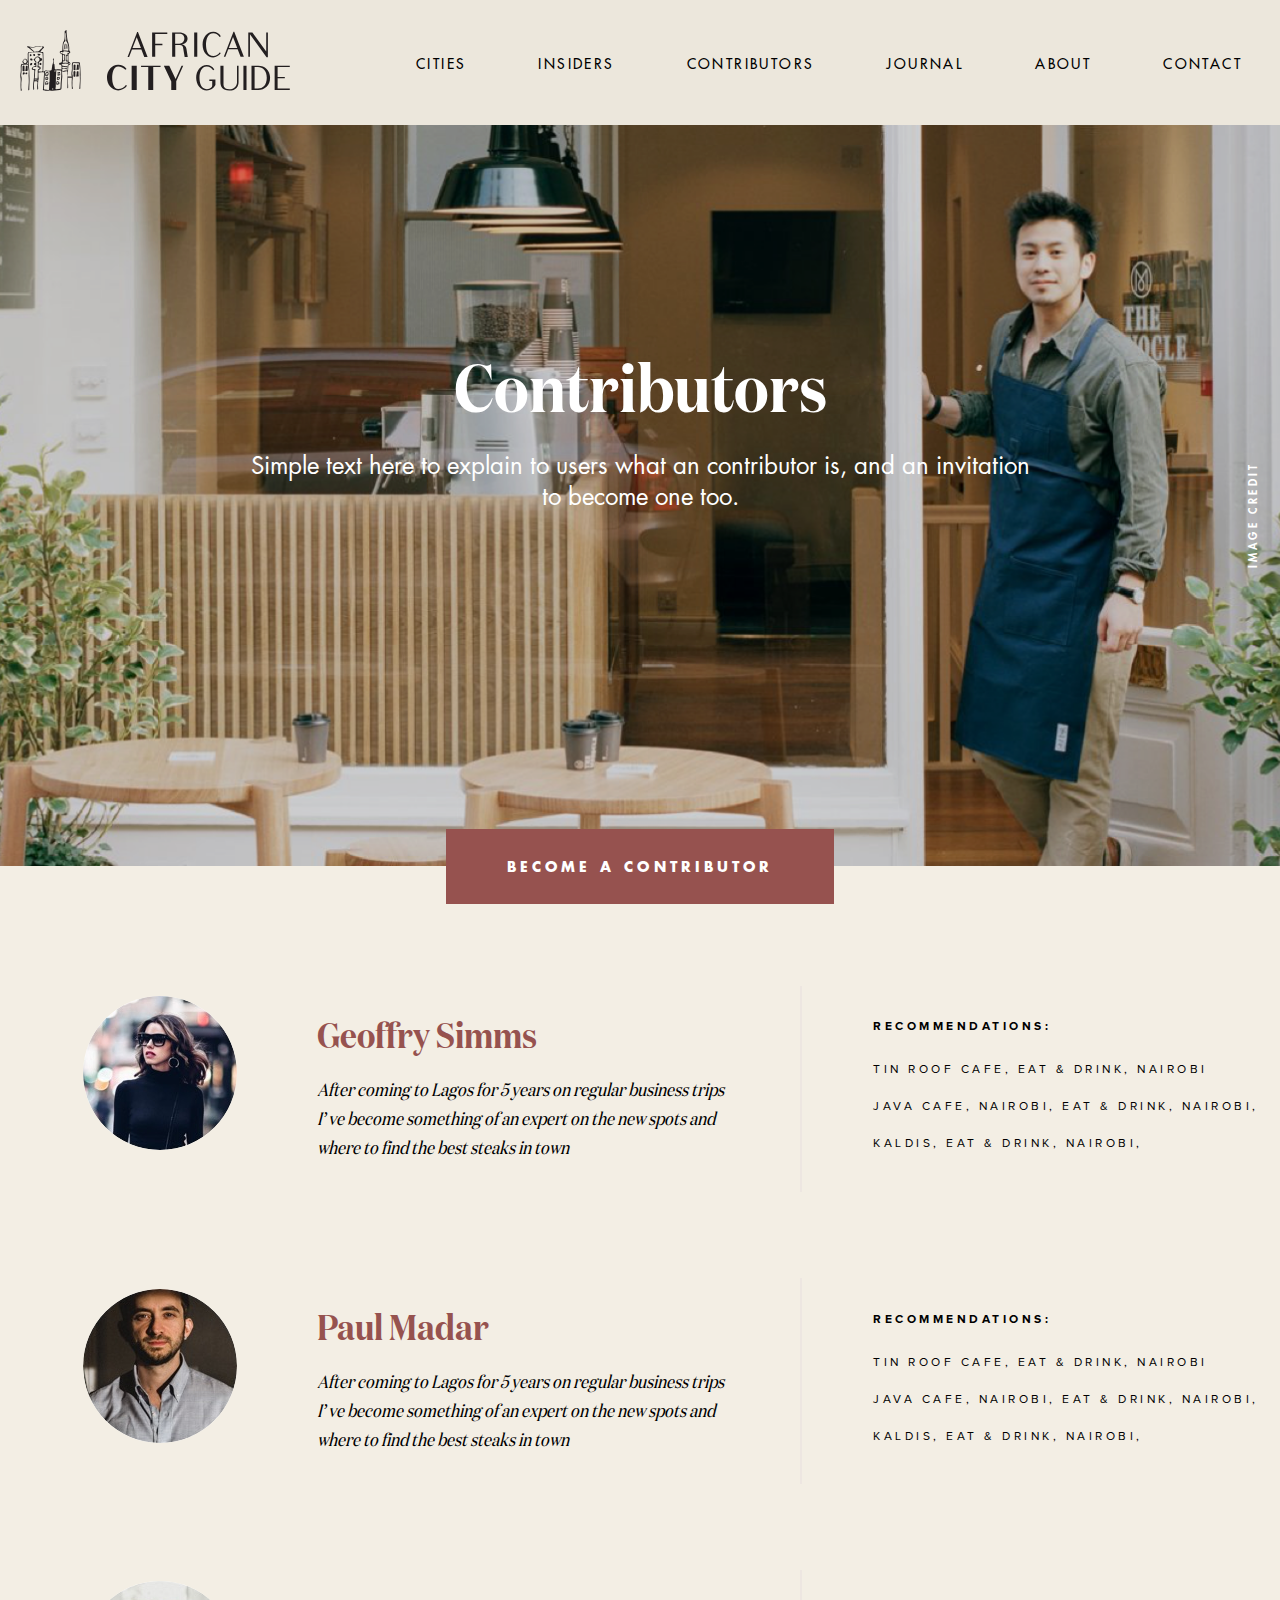
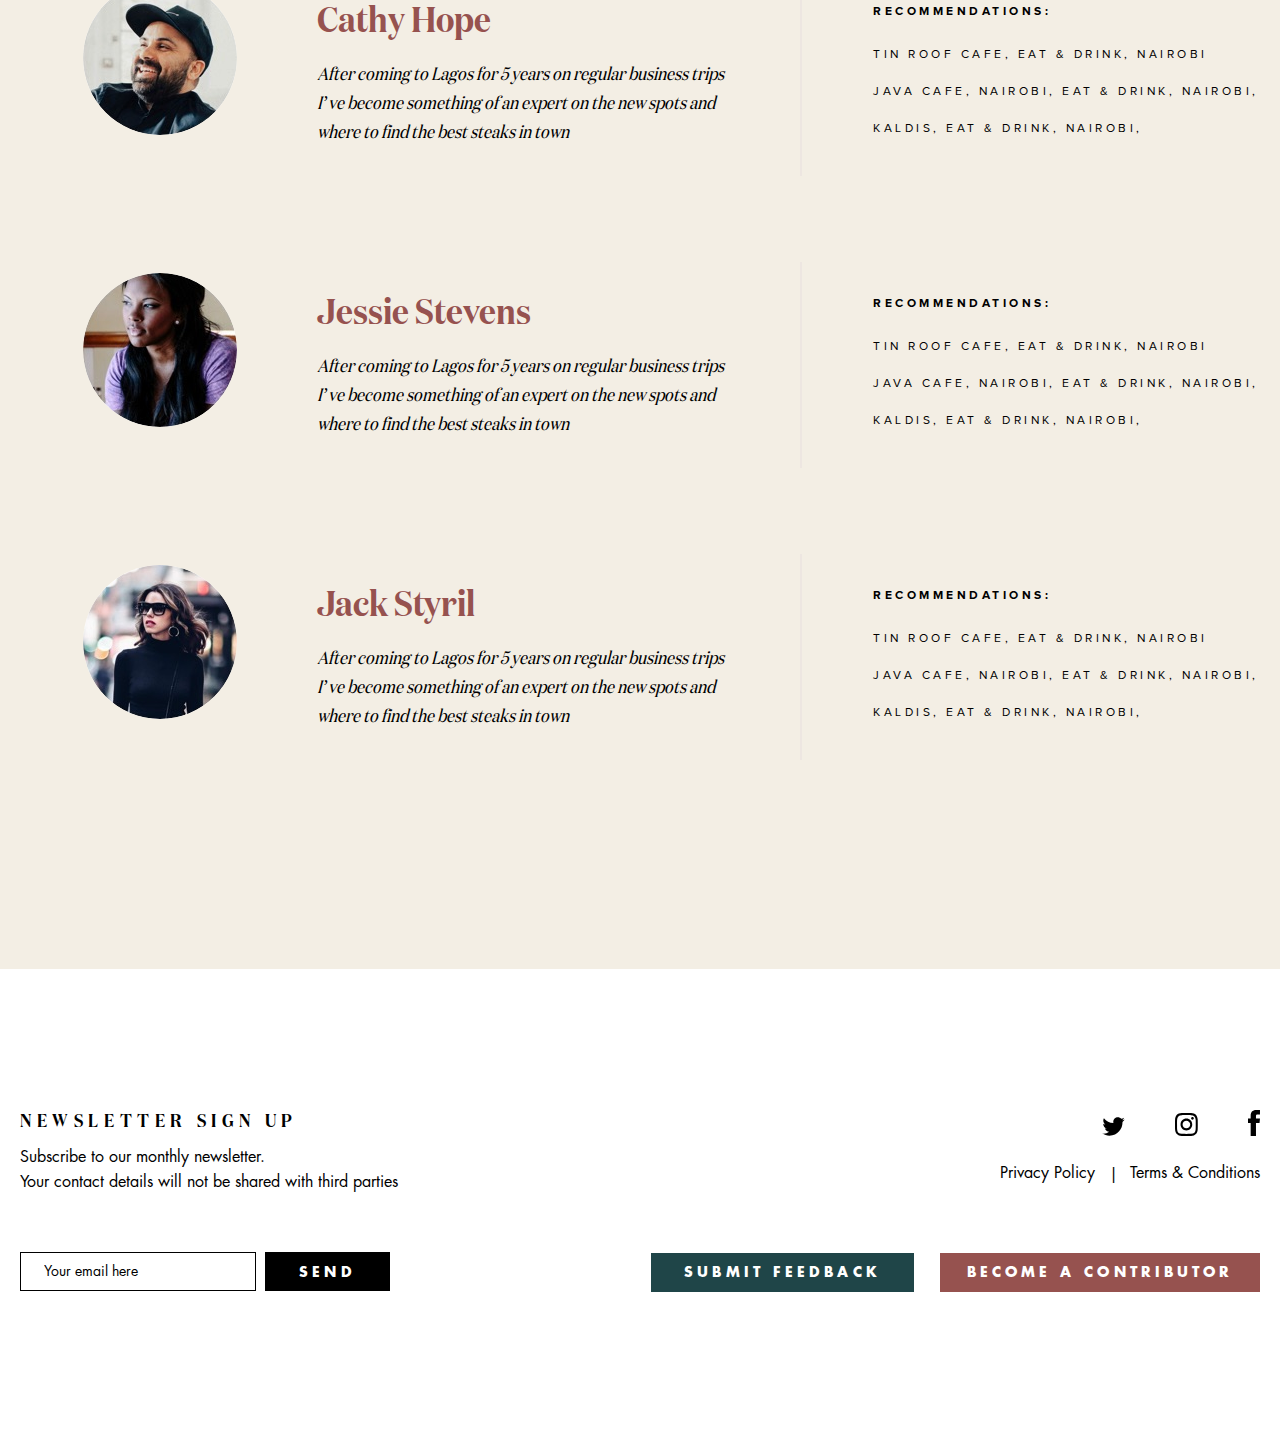
<file: contributor.html>
<!DOCTYPE html>
<html>
    <head>
    <meta charset="utf-8">
    <meta name="viewport" content="width=device-width, minimum-scale=1.0, maximum-scale=1.0, initial-scale=1.0, user-scalable=no">
    <meta name="format-detection" content="telephone=no">
    <title>African City Guide | contributors </title>

    <link type="text/css" rel="stylesheet" href="css/style.css">

    <script type="text/javascript" src="scripts/jquery-3.3.1.min.js"></script>
    <script type="text/javascript" src="scripts/common-scripts.js"></script>

    </head>

    <body>
        <div class="main-wrap">
           <!-- Beginning Header Section 
           ======================= -->
            <header class="header-wrap">
               <div class="common-wrap clear">
                    <div class="logo-wrap">
                        <div class="main-logo"><a href="index.html"><img src="svgs/Final Logo_2stack-iconleft.svg" alt=""></a></div>
                        <div class="mobi-nav">
                            <div></div>
                            <div></div>
                            <div></div>
                        </div>
                    </div>
                    <div class="nav-wrap">
                        <nav class="main-nav">
                            <ul>
                                <li><a href="cities.html">CITIES</a></li>
                                <li><a href="insiders.html">INSIDERS</a></li>
                                <li><a href="contributor.html">CONTRIBUTORS</a></li>
                                <li><a href="journal.html">JOURNAL</a></li>
                                <li><a href="about.html">ABOUT</a></li>
                                <li><a href="contract.html">CONTACT</a></li>
                            </ul>
                        </nav>
                    </div>
                </div>
            </header>
             <!-- // End Header Section 
               ======================= -->
               <!--== Begin Main section 
               ============================-->
            <section class="main-section contributor-content">
                <section class="hero-section" style="background-image: url(images/contributor-hero.png)">
                   <div class="rotate-text">IMAGE CREDIT</div>
                    <div class="title-text">
                        <h1>Contributors</h1>
                        <p>Simple text here to explain to users what an contributor is, and an invitation to become one too.</p>
                    </div>
                </section>
                <section class="Contributors-content-wrap">
                    <div class="become-lend">
                        <a href="become-contributor.html">BECOME A CONTRIBUTOR</a>
                    </div> 
                    <div class="common-wrap clear contributor-inner">
                        <div class="contributor-row">
                            <div class="contributor">
                                <figure><img src="images/cr1.jpg"></figure>
                                <div class="info"> 
                                    <h3>Geoffry Simms</h3>
                                    <p>After coming to Lagos for 5 years on regular business trips I’ve become something of an expert on the new spots and where to find the best steaks in town</p>
                                </div>
                            </div>
                            <div class="recommendations">
                                <em>RECOMMENDATIONS:</em>
                                <dfn>
                                    <a href="#">TIN ROOF CAFE,</a>  
                                    <a href="#">EAT &amp; DRINK,</a>
                                    <a href="#">NAIROBI</a>
                                </dfn>  
                                <dfn>
                                 <a href="#">JAVA CAFE,</a>
                                <a href="#">NAIROBI,</a>  
                                <a href="#">EAT &amp; DRINK,</a>
                                <a href="#">NAIROBI,</a>
                                </dfn>  
                                <dfn>  
                                <a href="#">KALDIS,</a>  
                                <a href="#">EAT &amp; DRINK,</a>
                                <a href="#">NAIROBI,</a>  
                                </dfn> 
                            </div>
                        </div>   
                        <div class="contributor-row">
                            <div class="contributor">
                                <figure><img src="images/cr12.jpg"></figure>
                                <div class="info">
                                    <h3>Paul Madar</h3>
                                    <p>After coming to Lagos for 5 years on regular business trips I’ve become something of an expert on the new spots and where to find the best steaks in town</p>
                                </div>
                            </div>
                            <div class="recommendations">
                                <em>RECOMMENDATIONS:</em>
                                <dfn>
                                    <a href="#">TIN ROOF CAFE,</a>  
                                    <a href="#">EAT &amp; DRINK,</a>
                                    <a href="#">NAIROBI</a>
                                </dfn>  
                                <dfn>
                                 <a href="#">JAVA CAFE,</a>
                                <a href="#">NAIROBI,</a>  
                                <a href="#">EAT &amp; DRINK,</a>
                                <a href="#">NAIROBI,</a>
                                </dfn>  
                                <dfn>  
                                <a href="#">KALDIS,</a>  
                                <a href="#">EAT &amp; DRINK,</a>
                                <a href="#">NAIROBI,</a>  
                                </dfn> 
                            </div>
                        </div>    
                        <div class="contributor-row">
                            <div class="contributor">
                                <figure><img src="images/cr13.jpg"></figure>
                                <div class="info">
                                    <h3>Cathy Hope</h3>
                                    <p>After coming to Lagos for 5 years on regular business trips I’ve become something of an expert on the new spots and where to find the best steaks in town</p>
                                </div>
                            </div>
                            <div class="recommendations">
                                <em>RECOMMENDATIONS:</em>
                                <dfn>
                                    <a href="#">TIN ROOF CAFE,</a>  
                                    <a href="#">EAT &amp; DRINK,</a>
                                    <a href="#">NAIROBI</a>
                                </dfn>  
                                <dfn>
                                 <a href="#">JAVA CAFE,</a>
                                <a href="#">NAIROBI,</a>  
                                <a href="#">EAT &amp; DRINK,</a>
                                <a href="#">NAIROBI,</a>
                                </dfn>  
                                <dfn>  
                                <a href="#">KALDIS,</a>  
                                <a href="#">EAT &amp; DRINK,</a>
                                <a href="#">NAIROBI,</a>  
                                </dfn> 
                            </div>
                        </div>    
                        <div class="contributor-row">
                            <div class="contributor">
                                <figure><img src="images/cr14.jpg"></figure>
                                <div class="info">
                                    <h3>Jessie Stevens</h3>
                                    <p>After coming to Lagos for 5 years on regular business trips I’ve become something of an expert on the new spots and where to find the best steaks in town</p>
                                </div>
                            </div>
                            <div class="recommendations">
                                <em>RECOMMENDATIONS:</em>
                                <dfn>
                                    <a href="#">TIN ROOF CAFE,</a>  
                                    <a href="#">EAT &amp; DRINK,</a>
                                    <a href="#">NAIROBI</a>
                                </dfn>  
                                <dfn>
                                 <a href="#">JAVA CAFE,</a>
                                <a href="#">NAIROBI,</a>  
                                <a href="#">EAT &amp; DRINK,</a>
                                <a href="#">NAIROBI,</a>
                                </dfn>  
                                <dfn>  
                                <a href="#">KALDIS,</a>  
                                <a href="#">EAT &amp; DRINK,</a>
                                <a href="#">NAIROBI,</a>  
                                </dfn> 
                            </div>
                        </div>    
                        <div class="contributor-row">
                            <div class="contributor">
                                <figure><img src="images/cr15.jpg"></figure>
                                <div class="info">
                                    <h3>Jack Styril</h3>
                                    <p>After coming to Lagos for 5 years on regular business trips I’ve become something of an expert on the new spots and where to find the best steaks in town</p>
                                </div>
                            </div>
                            <div class="recommendations">
                                <em>RECOMMENDATIONS:</em>
                                <dfn>
                                    <a href="#">TIN ROOF CAFE,</a>  
                                    <a href="#">EAT &amp; DRINK,</a>
                                    <a href="#">NAIROBI</a>
                                </dfn>  
                                <dfn>
                                 <a href="#">JAVA CAFE,</a>
                                <a href="#">NAIROBI,</a>  
                                <a href="#">EAT &amp; DRINK,</a>
                                <a href="#">NAIROBI,</a>
                                </dfn>  
                                <dfn>  
                                <a href="#">KALDIS,</a>  
                                <a href="#">EAT &amp; DRINK,</a>
                                <a href="#">NAIROBI,</a>  
                                </dfn> 
                            </div>
                        </div>
                    </div>
                </section>
            </section>
            <!--// End Main section  === -->
            
            <!-- Beginnig Footer Section 
            ======================== -->
            <footer class="footer-section">
                <div class="common-wrap clear">
                    <div class="footer-left">
                        <div class="title-text">
                            <h6>NEWSLETTER SIGN UP</h6>
                            <p>Subscribe to our monthly newsletter.<br>Your contact details will not be shared with third parties</p>
                        </div>
                        <div class="mail-wrap">
                            <form action="#" method="post">
                                <div class="mail-info">
                                    <input type="text" value="Your email here">
                                    <input type="submit" value="SEND">
                                </div>
                            </form>
                        </div>
                    </div>
                    <div class="footer-right">
                        <div class="feedback-and-contribute">
                            <a href="#">SUBMIT FEEDBACK</a>
                            <a href="become-contributor.html">BECOME A CONTRIBUTOR</a>
                        </div>
                        <div class="social-info">
                            <div class="social-wrap">
                                <a href="#"><img src="svgs/twitter.svg" alt=""></a>
                                <a href="#"><img src="svgs/instagram.svg" alt=""></a>
                                <a href="#"><img src="svgs/facebook.svg" alt=""></a>
                            </div>
                            <div class="privacy-info">
                                <a href="become-contributor.html">Privacy Policy</a>
                                <a href="become-contributor.html">Terms &amp; Conditions</a>
                            </div>
                        </div>
                    </div>
                </div>
            </footer>
             <!-- // End Footer Section 
            ======================== -->
        </div>
    </body>
	
</html>
</file>
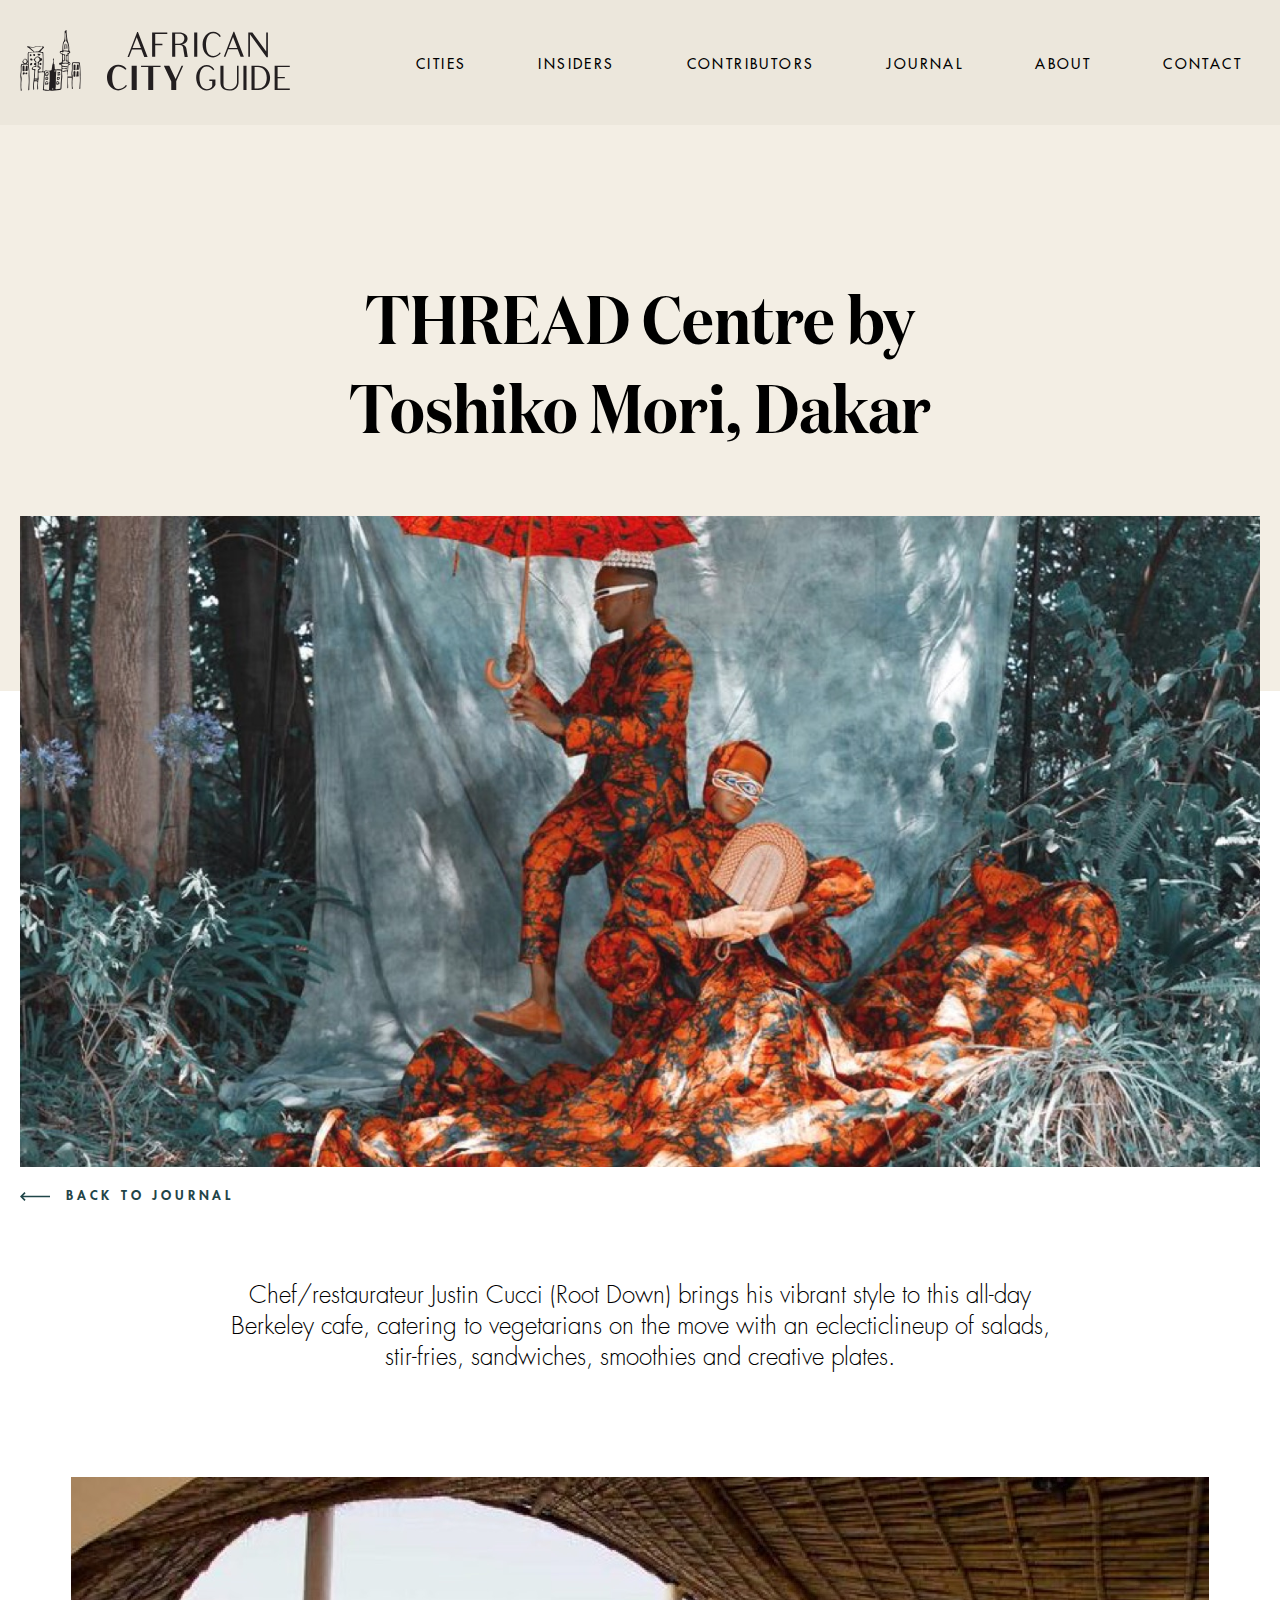
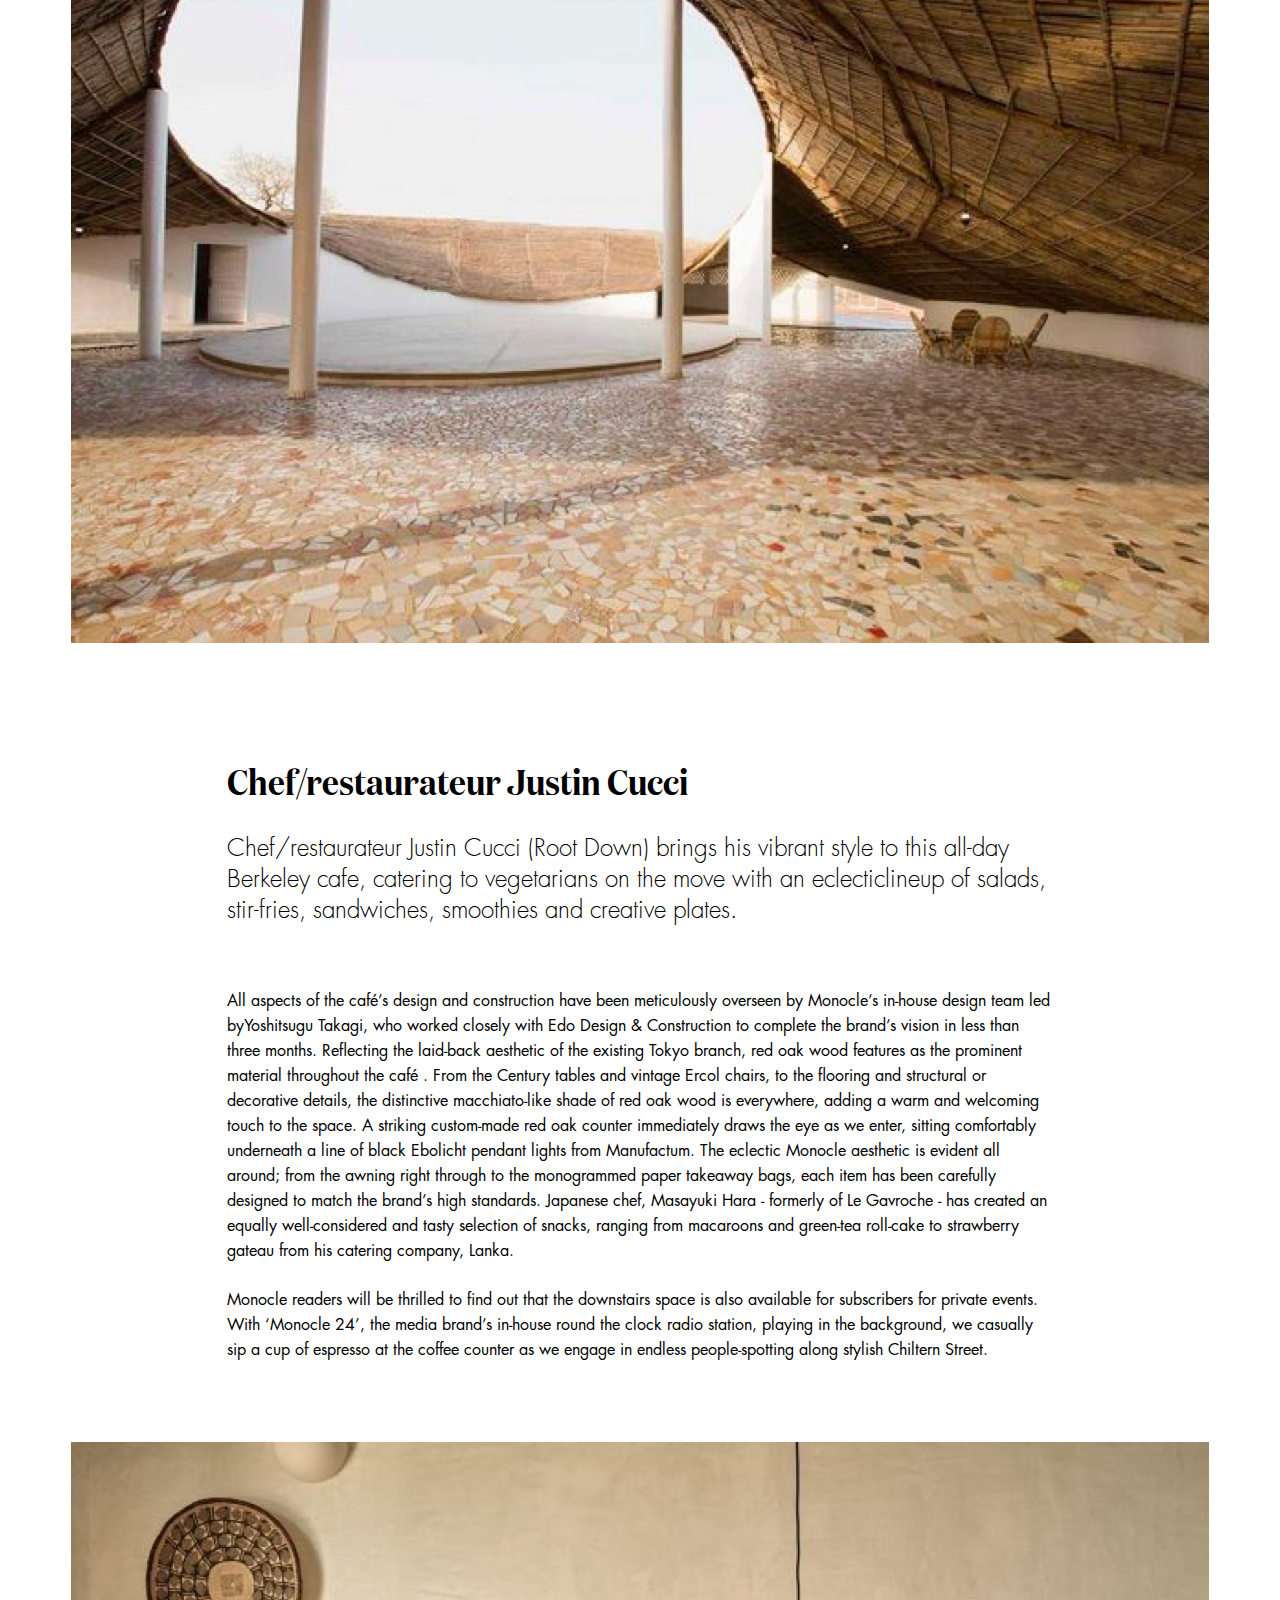
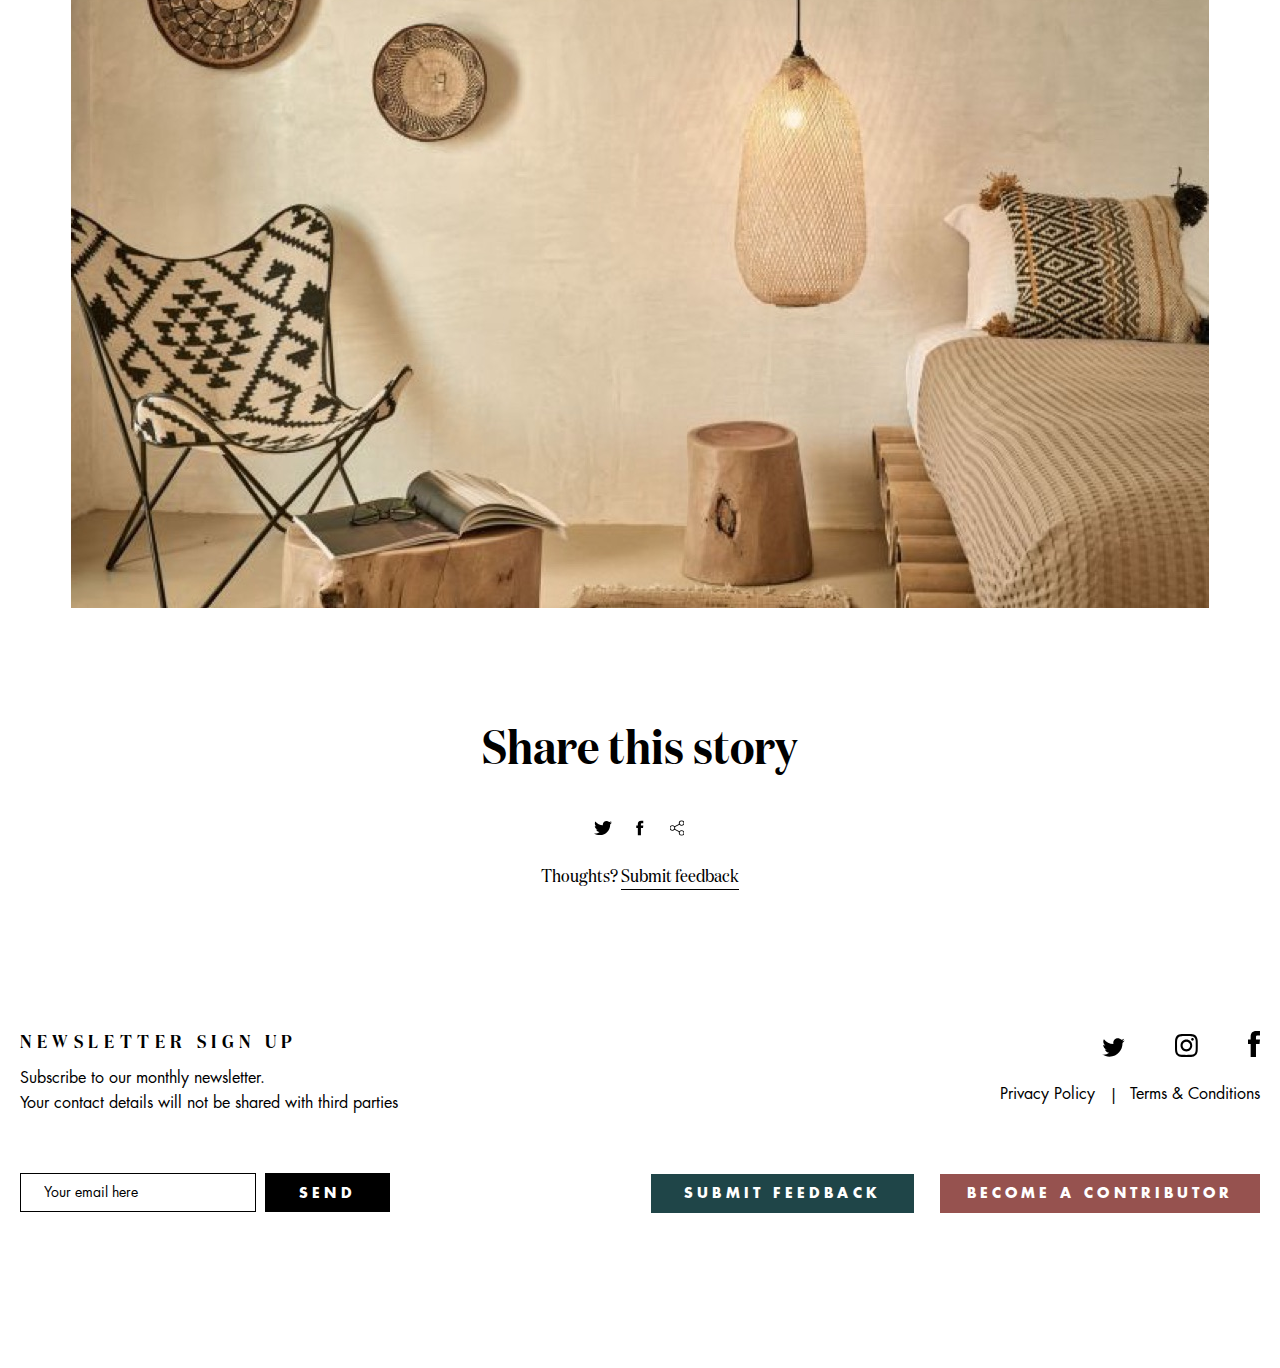
<file: journal-page.html>
<!DOCTYPE html>
<html>
    <head>
    <meta charset="utf-8">
    <meta name="viewport" content="width=device-width, minimum-scale=1.0, maximum-scale=1.0, initial-scale=1.0, user-scalable=no">
    <meta name="format-detection" content="telephone=no">
    <title>African City Guide | Journal Page</title>

    <link type="text/css" rel="stylesheet" href="css/selectric.css">
    <link type="text/css" rel="stylesheet" href="css/style.css">

    <script type="text/javascript" src="scripts/jquery-3.3.1.min.js"></script>
    <script type="text/javascript" src="scripts/jquery.selectric.js"></script>
    <script type="text/javascript" src="scripts/common-scripts.js"></script>

    </head>

    <body>
        <div class="main-wrap">
           <!-- Beginning Header Section 
           ======================= -->
            <header class="header-wrap">
               <div class="common-wrap clear">
                    <div class="logo-wrap">
                        <div class="main-logo"><a href="index.html"><img src="svgs/Final Logo_2stack-iconleft.svg" alt=""></a></div>
                        <div class="mobi-nav">
                            <div></div>
                            <div></div>
                            <div></div>
                        </div>
                    </div>
                    <div class="nav-wrap">
                        <nav class="main-nav">
                            <ul>
                                <li><a href="cities.html">CITIES</a></li>
                                <li><a href="insiders.html">INSIDERS</a></li>
                                <li><a href="contributor.html">CONTRIBUTORS</a></li>
                                <li><a href="journal.html">JOURNAL</a></li>
                                <li><a href="about.html">ABOUT</a></li>
                                <li><a href="contract.html">CONTACT</a></li>
                            </ul>
                        </nav>
                    </div>
                </div>
            </header>
             <!-- // End Header Section 
               ======================= -->
               
            <!-- Beginnig Main Section 
            ======================== -->
            <section class="main-section jurnal-page">
               <section class="hero-content-info">
                   <div class="title-text">
                        <h1>THREAD Centre by <br> Toshiko Mori, Dakar</h1>
                    </div>
               </section>
                <section class="content-decription-wrap">
                    <div class="common-wrap clear">
                       <div class="figure-wrap">
                           <figure><img src="images/single-post-hero.jpg" alt=""></figure>
                           <a href="journal.html">BACK TO JOURNAL</a>
                       </div>
                       <div class="middle-content-inner clear">
                           <div class="lead-text">
                               Chef/restaurateur Justin Cucci (Root Down) brings his vibrant style to this all-day Berkeley cafe, catering to vegetarians on the move with an eclecticlineup of salads, stir-fries, sandwiches, smoothies and creative plates.
                           </div>
                           <figure><img src="images/f3_monocle.jpg" alt=""></figure>
                           <div class="justin-cucci-content-wrap clear">
                              <h3>Chef/restaurateur Justin Cucci</h3>
                              <div class="lead-text">
                                   Chef/restaurateur Justin Cucci (Root Down) brings his vibrant style to this all-day Berkeley cafe, catering to vegetarians on the move with an eclecticlineup of salads, stir-fries, sandwiches, smoothies and creative plates.
                               </div>
                               <p>All aspects of the café’s design and construction have been meticulously overseen by Monocle’s in-house design team led byYoshitsugu Takagi, who worked closely with Edo Design & Construction to complete the brand’s vision in less than three months. Reflecting the laid-back aesthetic of the existing Tokyo branch, red oak wood features as the prominent material throughout the café . From the Century tables and vintage Ercol chairs, to the flooring and structural or decorative details, the distinctive macchiato-like shade of red oak wood is everywhere, adding a warm and welcoming touch to the space. A striking custom-made red oak counter immediately draws the eye as we enter, sitting comfortably underneath a line of black Ebolicht pendant lights from Manufactum. The eclectic Monocle aesthetic is evident all around; from the awning right through to the monogrammed paper takeaway bags, each item has been carefully designed to match the brand’s high standards. Japanese chef, Masayuki Hara - formerly of Le Gavroche - has created an equally well-considered and tasty selection of snacks, ranging from macaroons and green-tea roll-cake to strawberry gateau from his catering company, Lanka.</p>
                               <p>Monocle readers will be thrilled to find out that the downstairs space is also available for subscribers for private events. With ‘Monocle 24’, the media brand’s in-house round the clock radio station, playing in the background, we casually sip a cup of espresso at the coffee counter as we engage in endless people-spotting along stylish Chiltern Street.</p>
                           </div>
                           <figure class="monocle2"><img src="images/f3_monocle2.jpg" alt=""></figure>
                           <div class="sharing-wrap">
                               <h2>Share this story</h2>
                               <div class="social-share">
                                   <a href="#"><img src="svgs/share-twitter.svg"></a>
                                    <a href="#"><img src="svgs/share-facebook.svg"></a>
                                    <a href="#"><img src="svgs/share-icon.svg"></a>
                               </div>
                               <p>Thoughts? <a href="#">Submit feedback</a></p>
                           </div>
                       </div>
                    </div>
                </section>
            </section>
             <!-- Beginnig Main Section 
            ======================== -->
            
            <!-- Beginnig Footer Section 
            ======================== -->
            <footer class="footer-section">
                <div class="common-wrap clear">
                    <div class="footer-left">
                        <div class="title-text">
                            <h6>NEWSLETTER SIGN UP</h6>
                            <p>Subscribe to our monthly newsletter.<br>Your contact details will not be shared with third parties</p>
                        </div>
                        <div class="mail-wrap">
                            <form action="#" method="post">
                                <div class="mail-info">
                                    <input type="text" value="Your email here">
                                    <input type="submit" value="SEND">
                                </div>
                            </form>
                        </div>
                    </div>
                    <div class="footer-right">
                        <div class="feedback-and-contribute">
                            <a href="#">SUBMIT FEEDBACK</a>
                            <a href="become-contributor.html">BECOME A CONTRIBUTOR</a>
                        </div>
                        <div class="social-info">
                            <div class="social-wrap">
                                <a href="#"><img src="svgs/twitter.svg" alt=""></a>
                                <a href="#"><img src="svgs/instagram.svg" alt=""></a>
                                <a href="#"><img src="svgs/facebook.svg" alt=""></a>
                            </div>
                            <div class="privacy-info">
                                <a href="become-contributor.html">Privacy Policy</a>
                                <a href="become-contributor.html">Terms &amp; Conditions</a>
                            </div>
                        </div>
                    </div>
                </div>
            </footer>
             <!-- // End Footer Section 
            ======================== -->
        </div>
    </body>
	
</html>
</file>
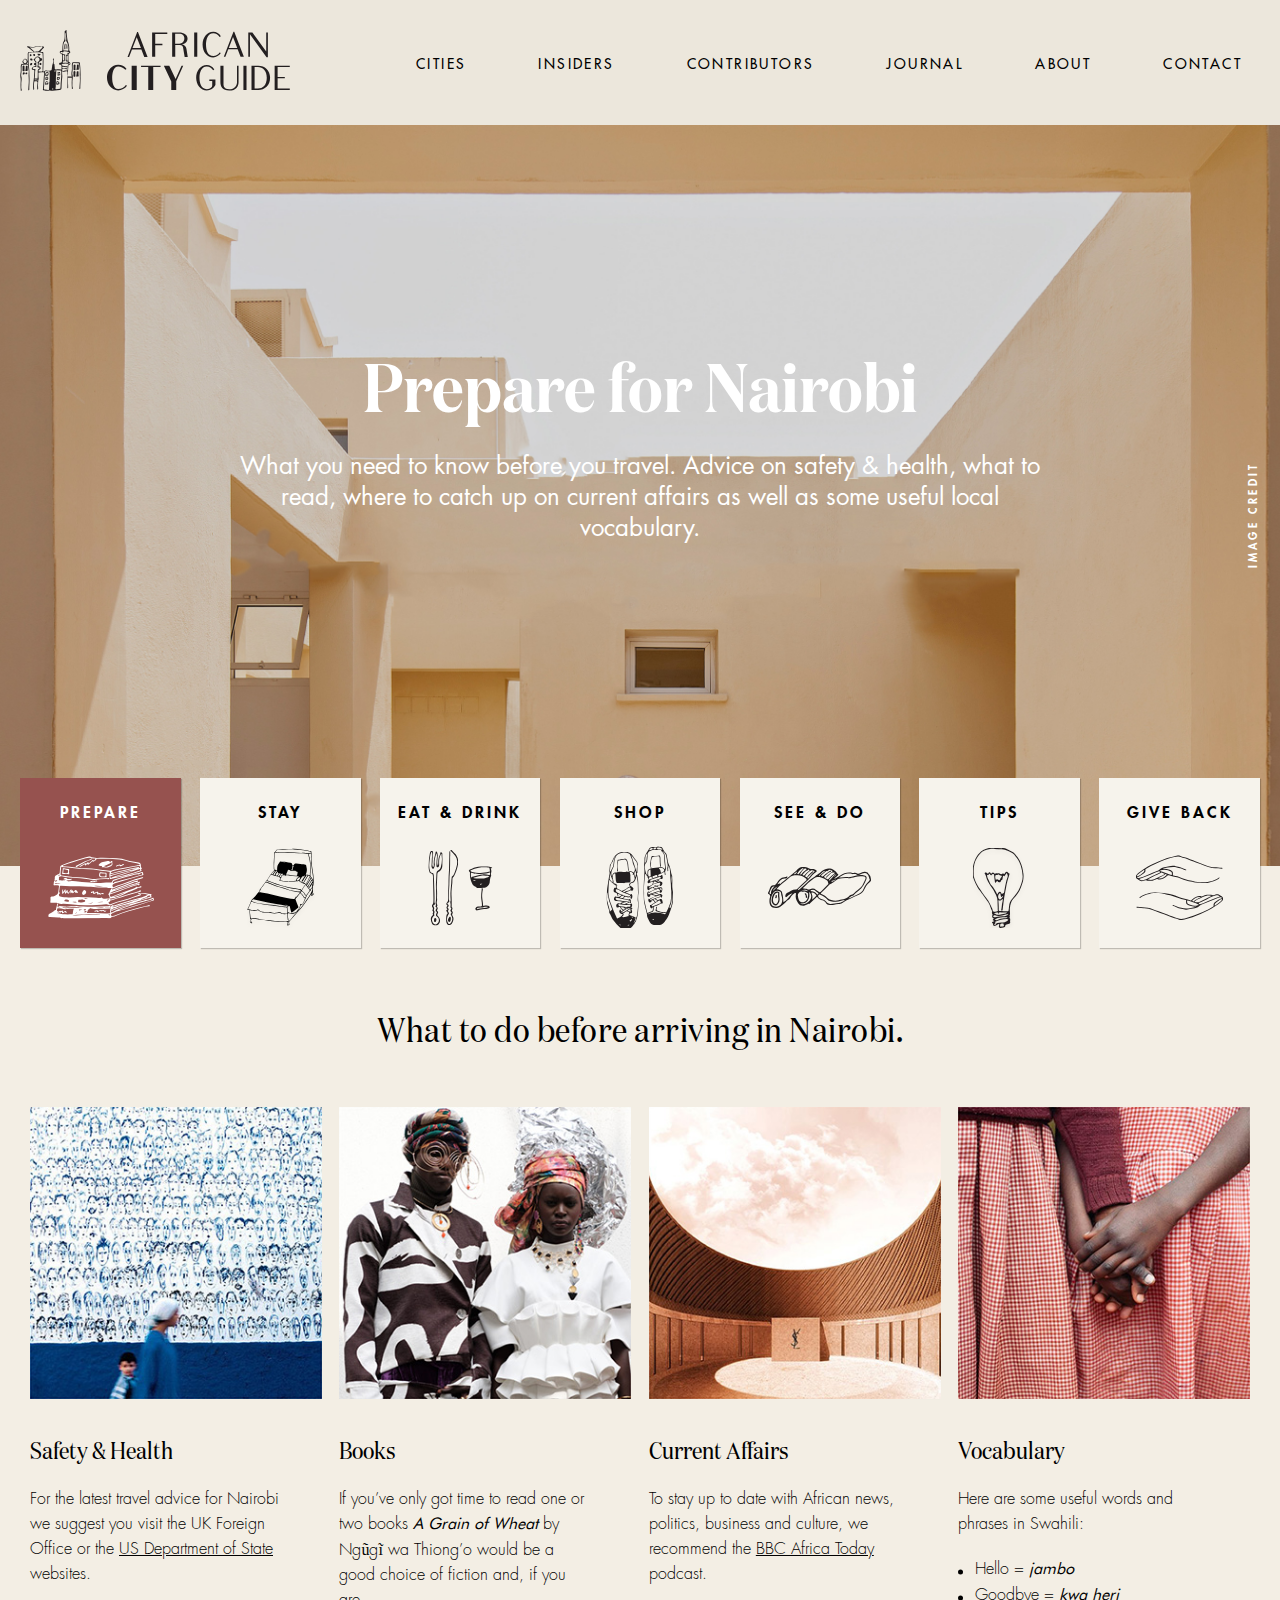
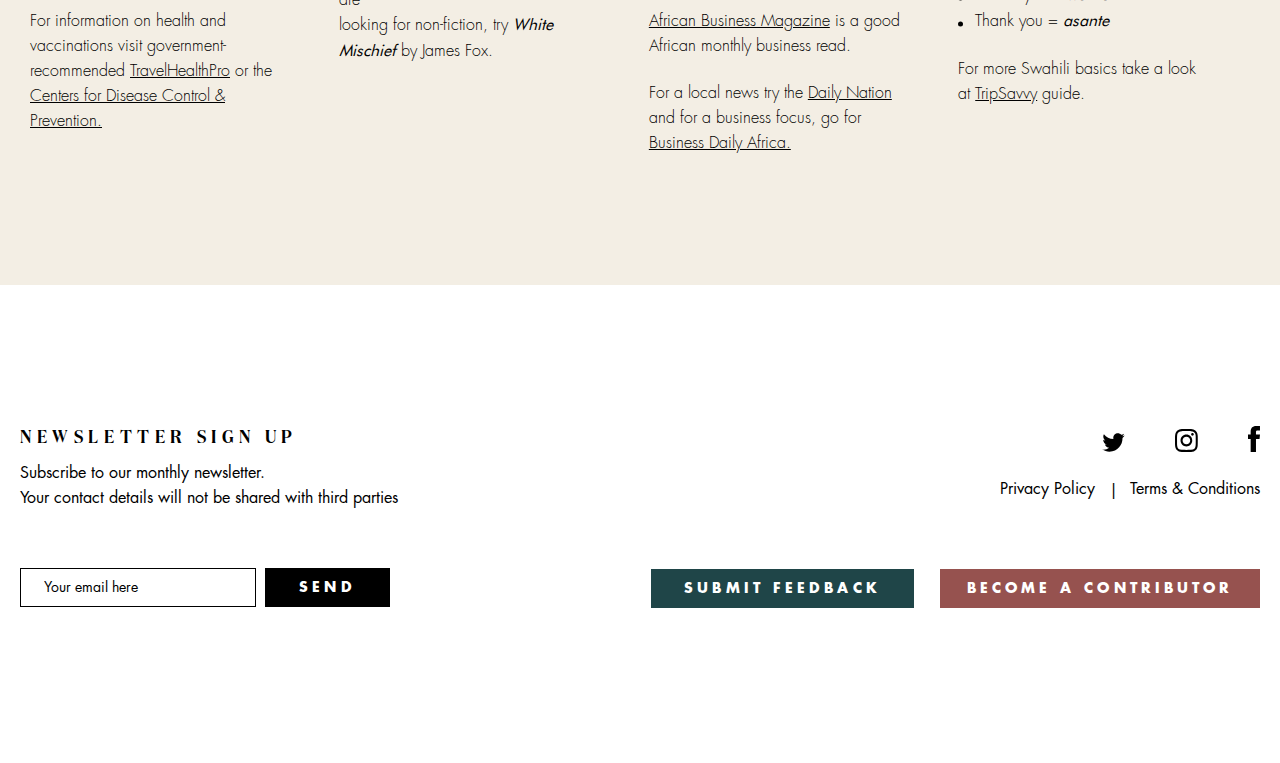
<file: nairobi-prepare.html>
<!DOCTYPE html>
<html>
    <head>
    <meta charset="utf-8">
    <meta name="viewport" content="width=device-width, minimum-scale=1.0, maximum-scale=1.0, initial-scale=1.0, user-scalable=no">
    <meta name="format-detection" content="telephone=no">
    <title>African City Guide | Nairobi Prepare</title>

    <link type="text/css" rel="stylesheet" href="css/selectric.css">
    <link type="text/css" rel="stylesheet" href="css/style.css">

    <script type="text/javascript" src="scripts/jquery-3.3.1.min.js"></script>
    <script type="text/javascript" src="scripts/jquery.selectric.js"></script>
    <script type="text/javascript" src="scripts/common-scripts.js"></script>

    </head>

    <body>
        <div class="main-wrap">
           <!-- Beginning Header Section 
           ======================= -->
            <header class="header-wrap">
               <div class="common-wrap clear">
                    <div class="logo-wrap">
                         <div class="main-logo"><a href="index.html"><img src="svgs/Final Logo_2stack-iconleft.svg" alt=""></a></div>
                        <div class="mobi-nav">
                            <div></div>
                            <div></div>
                            <div></div>
                        </div>
                    </div>
                    <div class="nav-wrap">
                        <nav class="main-nav">
                            <ul>
                                <li><a href="cities.html">CITIES</a></li>
                                <li><a href="insiders.html">INSIDERS</a></li>
                                <li><a href="contributor.html">CONTRIBUTORS</a></li>
                                <li><a href="journal.html">JOURNAL</a></li>
                                <li><a href="about.html">ABOUT</a></li>
                                <li><a href="contract.html">CONTACT</a></li>
                            </ul>
                        </nav>
                    </div>
                </div>
            </header>
             <!-- // End Header Section 
               ======================= -->
            <!-- Beginnig Main Section 
            ============================ -->
            <section class="main-section prepaire-content">
                <section class="hero-section" style="background-image:url(images/nairobi-banner.jpg)">
                    <div class="rotate-text">IMAGE CREDIT</div>
                    <div class="title-text">
                        <h1> Prepare for Nairobi</h1>
                        <p>What you need to know before you travel. Advice on safety &amp; health, what to read, where to catch up on current affairs as well as some useful local vocabulary.</p>
                    </div>
                </section>
                <section class="nairobi-content-wrap">
                    <div class="common-wrap clear">
                        <div class="nairobi-top-wrap">

                            <ul>
                                <li class="active">
                                   <a href="nairobi-prepare.html">
                                        <span>PREPARE</span>
                                        <figure><img src="svgs/read%20copy%203.svg" alt="" class="static-icon"><img src="svgs/read-hover.svg" alt="" class="hover-icon"></figure>
                                    </a>
                                </li>
                                <li>
                                   <a href="nairobi-stay.html">
                                        <span>STAY</span>
                                        <figure><img src="svgs/stay-black.svg" alt="" class="static-icon"><img src="svgs/stay-hover.svg" alt="" class="hover-icon"></figure>
                                    </a>
                                </li>
                                <li>
                                   <a href="#">
                                        <span>EAT &amp; DRINK</span>
                                        <figure><img src="svgs/eatanddrink%20copy%202.svg" alt="" class="static-icon"><img src="svgs/eatanddrink-hover.svg" alt="" class="hover-icon"></figure>
                                    </a>
                                </li>
                                <li>
                                   <a href="#">
                                        <span>SHOP</span>
                                        <figure><img src="svgs/shop.svg" alt="" class="static-icon"><img src="svgs/shop-hover.svg" alt="" class="hover-icon"></figure>
                                    </a>
                                </li>
                                <li>
                                   <a href="#">
                                        <span>SEE &amp; DO</span>
                                        <figure><img src="svgs/see%20copy%205.svg" alt="" class="static-icon"><img src="svgs/see-hover.svg" alt="" class="hover-icon"></figure>
                                    </a>
                                </li>
                                <li>
                                   <a href="#">
                                        <span>TIPS</span>
                                        <figure><img src="svgs/tips.svg" alt="" class="static-icon"><img src="svgs/tips-hover.svg" alt="" class="hover-icon"></figure>
                                    </a>
                                </li>
                                <li>
                                   <a href="#">
                                        <span>GIVE BACK</span>
                                        <figure><img src="svgs/give%20copy.svg" alt="" class="static-icon"><img src="svgs/give-hover.svg" alt="" class="hover-icon"></figure>
                                    </a>
                                </li>
                            </ul>
                        </div>
                        <div class="nairobi-content-info ">
                            <h3>What to do before arriving in Nairobi.</h3>
                            <div class="nairobi-content-inner">
                                <div class="content-item">
                                    <figure><img src="images/place-1.jpg" alt=""></figure>
                                    <div class="content-info">
                                        <h5>Safety &amp; Health</h5>
                                        <p>For the latest travel advice for Nairobi we suggest you visit the UK Foreign Office or the <a href="#">US Department of State </a> websites.</p>
                                        <p>For information on health and vaccinations visit government-recommended <a href="#">TravelHealthPro</a> or the <a href="#"> Centers for Disease Control &amp; Prevention.</a></p>
                                    </div>
                                </div>
                                <div class="content-item">
                                    <figure><img src="images/place-12.jpg" alt=""></figure>
                                    <div class="content-info">
                                        <h5>Books</h5>
                                        <p>If you’ve only got time to read one or two books <strong>A Grain of Wheat</strong> by Ngũgĩ wa Thiong’o would be a good choice of fiction and, if you are <br> looking for non-fiction, try <strong> White Mischief</strong> by James Fox.</p>
                                    </div>
                                </div>
                                <div class="content-item">
                                    <figure><img src="images/place-13.jpg" alt=""></figure>
                                    <div class="content-info">
                                        <h5>Current Affairs</h5>
                                        <p>To stay up to date with African news, politics, business and culture, we recommend the <a href="#">BBC Africa Today </a> podcast.</p>
                                        <p><a href="#">African Business Magazine</a> is a good African monthly business read.</p>
                                        <p>For a local news try the <a href="#">Daily Nation</a> and for a business focus, go for <a href="#">Business Daily Africa.</a></p>
                                    </div>
                                </div>
                                <div class="content-item">
                                    <figure><img src="images/place-4.jpg" alt=""></figure>
                                    <div class="content-info">
                                        <h5>Vocabulary</h5>
                                        <p>Here are some useful words and phrases in Swahili:</p>
                                       <div class="list-info">
                                           <ul>
                                               <li>Hello = <dfn>jambo</dfn></li>
                                               <li>Goodbye = <dfn>kwa heri</dfn></li>
                                               <li>Thank you = <dfn>asante</dfn></li>
                                           </ul>
                                       </div>
                                       <p>For more Swahili basics take a look at <a href="#">TripSavvy</a> guide.</p>
                                    </div>
                                </div>
                            </div>
                        </div>
                    </div>
                </section>
            </section>
            <!-- // End Main Section 
            ============================ -->
            <!-- Beginnig Footer Section 
            ======================== -->
            <footer class="footer-section">
                <div class="common-wrap clear">
                    <div class="footer-left">
                        <div class="title-text">
                            <h6>NEWSLETTER SIGN UP</h6>
                            <p>Subscribe to our monthly newsletter.<br>Your contact details will not be shared with third parties</p>
                        </div>
                        <div class="mail-wrap">
                            <form action="#" method="post">
                                <div class="mail-info">
                                    <input type="text" value="Your email here">
                                    <input type="submit" value="SEND">
                                </div>
                            </form>
                        </div>
                    </div>
                    <div class="footer-right">
                        <div class="feedback-and-contribute">
                            <a href="#">SUBMIT FEEDBACK</a>
                            <a href="become-contributor.html">BECOME A CONTRIBUTOR</a>
                        </div>
                        <div class="social-info">
                            <div class="social-wrap">
                                <a href="#"><img src="svgs/twitter.svg" alt=""></a>
                                <a href="#"><img src="svgs/instagram.svg" alt=""></a>
                                <a href="#"><img src="svgs/facebook.svg" alt=""></a>
                            </div>
                            <div class="privacy-info">
                                <a href="become-contributor.html">Privacy Policy</a>
                                <a href="become-contributor.html">Terms &amp; Conditions</a>
                            </div>
                        </div>
                    </div>
                </div>
            </footer>
             <!-- // End Footer Section 
            ======================== -->
        </div>
    </body>
	
</html>
</file>
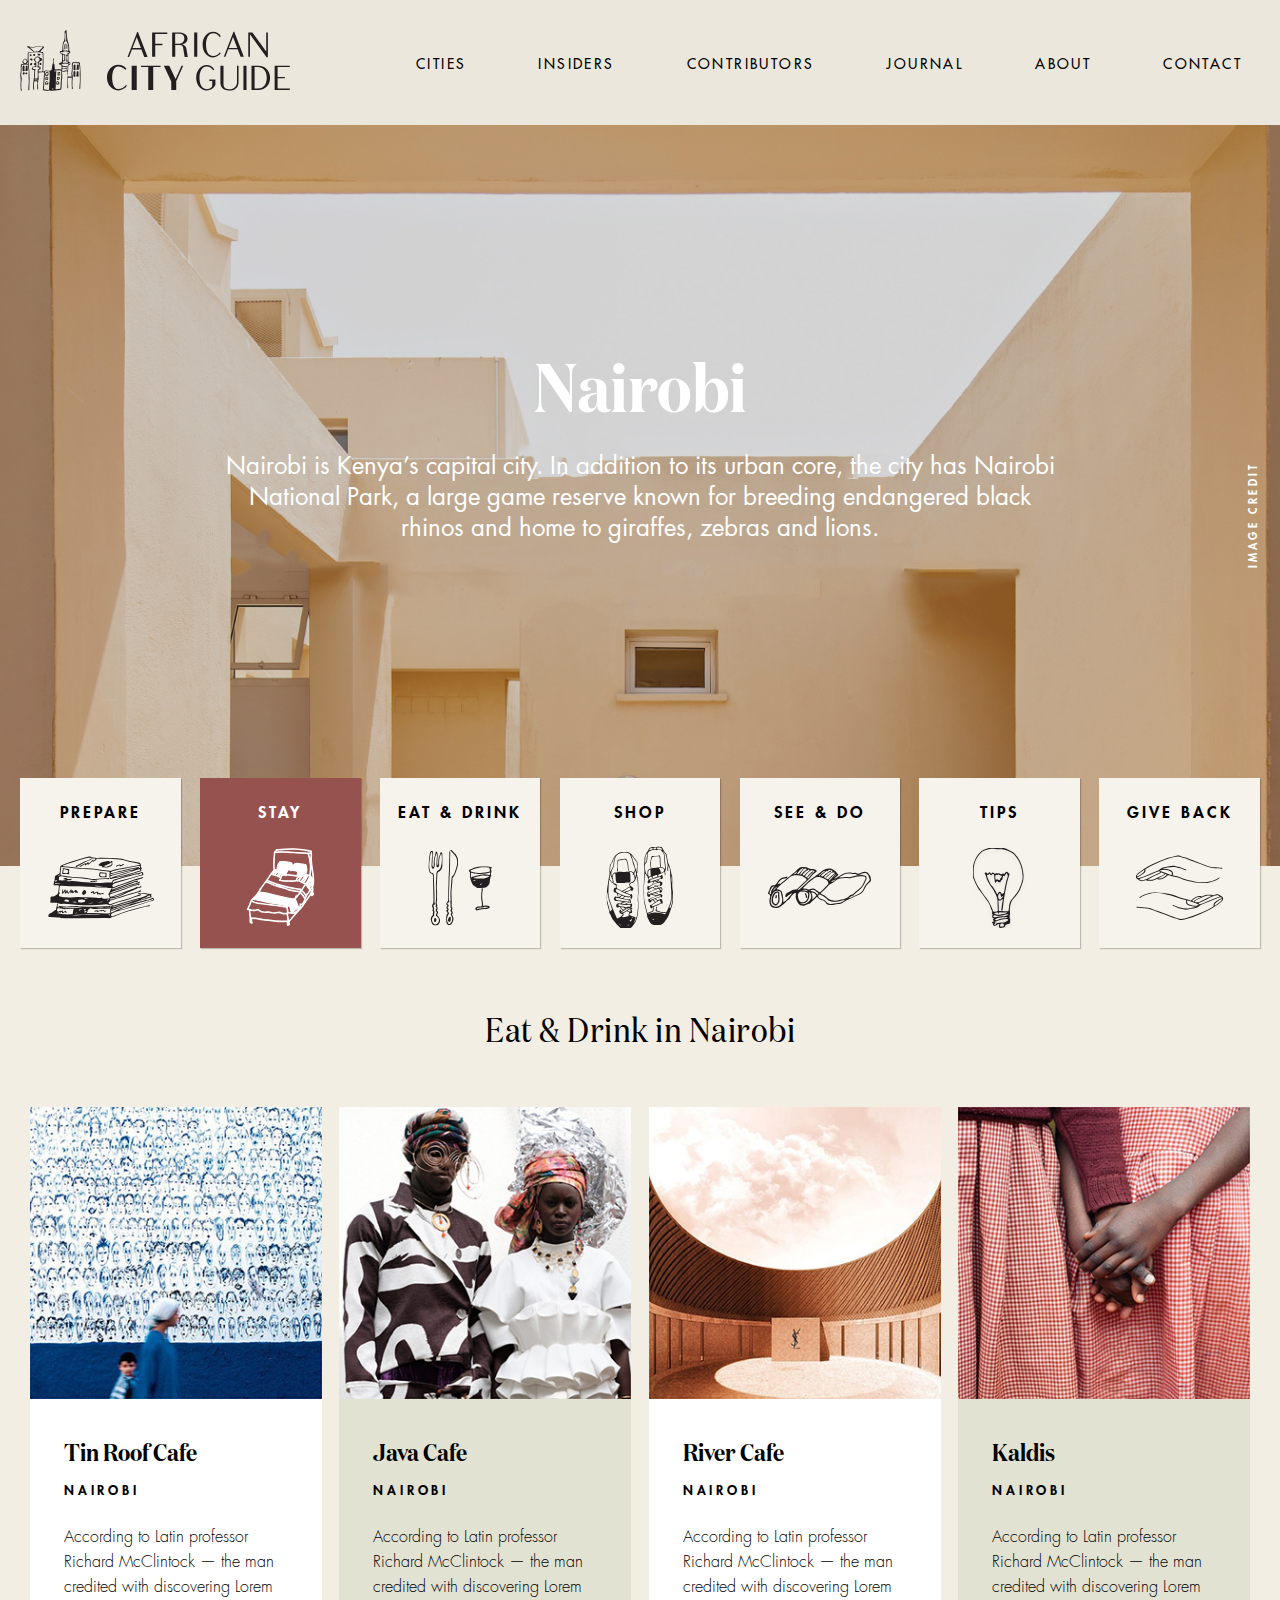
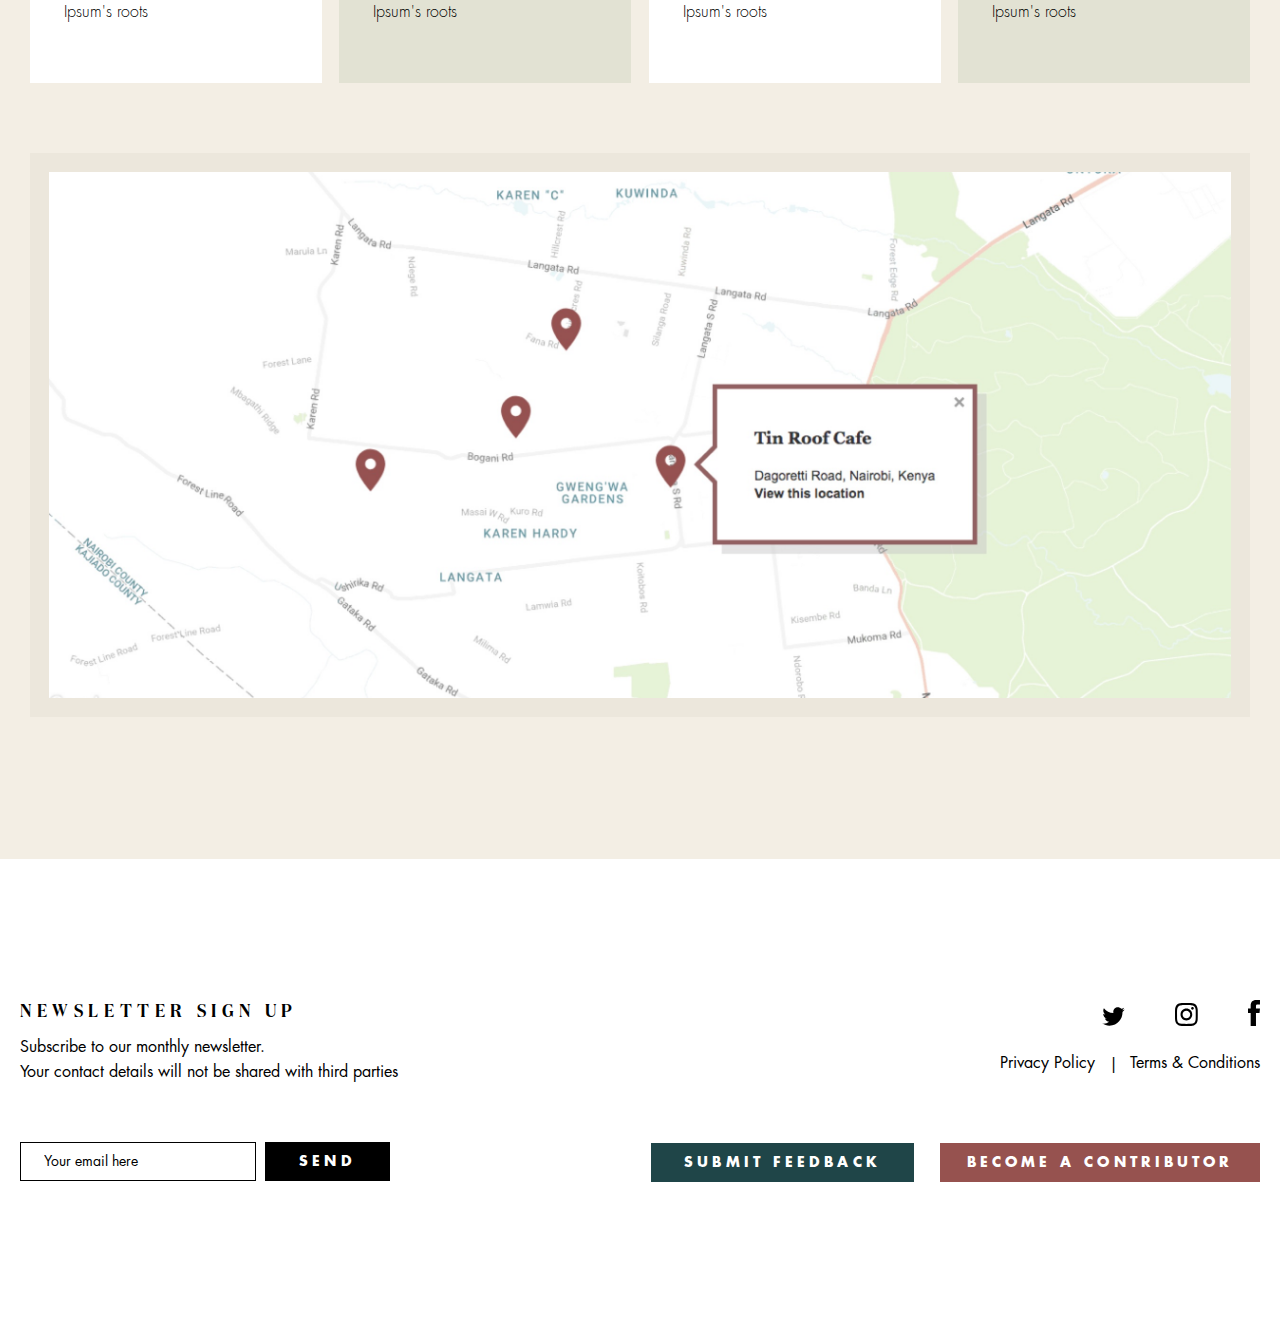
<file: nairobi-stay.html>
<!DOCTYPE html>
<html>
    <head>
    <meta charset="utf-8">
    <meta name="viewport" content="width=device-width, minimum-scale=1.0, maximum-scale=1.0, initial-scale=1.0, user-scalable=no">
    <meta name="format-detection" content="telephone=no">
    <title>African City Guide | Nairobi Stay </title>

    <link type="text/css" rel="stylesheet" href="css/selectric.css">
    <link type="text/css" rel="stylesheet" href="css/style.css">

    <script type="text/javascript" src="scripts/jquery-3.3.1.min.js"></script>
    <script type="text/javascript" src="scripts/jquery.selectric.js"></script>
    <script type="text/javascript" src="scripts/common-scripts.js"></script>

    </head>

    <body>
        <div class="main-wrap">
           <!-- Beginning Header Section 
           ======================= -->
            <header class="header-wrap">
               <div class="common-wrap clear">
                    <div class="logo-wrap">
                        <div class="main-logo"><a href="index.html"><img src="svgs/Final Logo_2stack-iconleft.svg" alt=""></a></div>
                        <div class="mobi-nav">
                            <div></div>
                            <div></div>
                            <div></div>
                        </div>
                    </div>
                    <div class="nav-wrap">
                        <nav class="main-nav">
                            <ul>
                                <li><a href="cities.html">CITIES</a></li>
                                <li><a href="insiders.html">INSIDERS</a></li>
                                <li><a href="contributor.html">CONTRIBUTORS</a></li>
                                <li><a href="journal.html">JOURNAL</a></li>
                                <li><a href="about.html">ABOUT</a></li>
                                <li><a href="contract.html">CONTACT</a></li>
                            </ul>
                        </nav>
                    </div>
                </div>
            </header>
             <!-- // End Header Section 
               ======================= -->
            <!-- Beginnig Main Section 
            ============================ -->
            <section class="main-section nairobi-stay-content">
                <section class="hero-section" style="background-image:url(images/nairobi-banner.jpg)">
                    <div class="rotate-text">IMAGE CREDIT</div>
                    <div class="title-text">
                        <h1> Nairobi</h1>
                        <p>Nairobi is Kenya’s capital city. In addition to its urban core, the city has Nairobi National Park, a large game reserve known for breeding endangered black rhinos and home to giraffes, zebras and lions.</p>
                    </div>
                </section>
                <section class="nairobi-content-wrap">
                    <div class="common-wrap clear">
                        <div class="nairobi-top-wrap">
     
                            <ul>
                                <li>
                                   <a href="nairobi-prepare.html">
                                        <span>PREPARE</span>
                                        <figure><img src="svgs/read%20copy%203.svg" alt="" class="static-icon"><img src="svgs/read-hover.svg" alt="" class="hover-icon"></figure>
                                    </a>
                                </li>
                                <li class="active">
                                   <a href="nairobi-stay.html">
                                        <span>STAY</span>
                                        <figure><img src="svgs/stay-black.svg" alt="" class="static-icon"><img src="svgs/stay-hover.svg" alt="" class="hover-icon"></figure>
                                    </a>
                                </li>
                                <li>
                                   <a href="#">
                                        <span>EAT &amp; DRINK</span>
                                        <figure><img src="svgs/eatanddrink%20copy%202.svg" alt="" class="static-icon"><img src="svgs/eatanddrink-hover.svg" alt="" class="hover-icon"></figure>
                                    </a>
                                </li>
                                <li>
                                   <a href="#">
                                        <span>SHOP</span>
                                        <figure><img src="svgs/shop.svg" alt="" class="static-icon"><img src="svgs/shop-hover.svg" alt="" class="hover-icon"></figure>
                                    </a>
                                </li>
                                <li>
                                   <a href="#">
                                        <span>SEE &amp; DO</span>
                                        <figure><img src="svgs/see%20copy%205.svg" alt="" class="static-icon"><img src="svgs/see-hover.svg" alt="" class="hover-icon"></figure>
                                    </a>
                                </li>
                                <li>
                                   <a href="#">
                                        <span>TIPS</span>
                                        <figure><img src="svgs/tips.svg" alt="" class="static-icon"><img src="svgs/tips-hover.svg" alt="" class="hover-icon"></figure>
                                    </a>
                                </li>
                                <li>
                                   <a href="#">
                                        <span>GIVE BACK</span>
                                        <figure><img src="svgs/give%20copy.svg" alt="" class="static-icon"><img src="svgs/give-hover.svg" alt="" class="hover-icon"></figure>
                                    </a>
                                </li>
                            </ul>
                        </div>
                        <div class="nairobi-content-info">
                            <h3>Eat &amp; Drink in Nairobi</h3>
                            <div class="nairobi-content-inner">
                                <a href="tin-Roof.html" class="content-item">
                                    <figure><img src="images/place-1.jpg" alt=""></figure>
                                    <div class="content-info">
                                        <h5>Tin Roof Cafe</h5>
                                        <span>Nairobi</span>
                                        <p>According to Latin professor Richard McClintock — the man credited with discovering Lorem Ipsum's roots</p>
                                    </div>
                                </a>
                                <a  href="#"class="content-item">
                                    <figure><img src="images/place-12.jpg" alt=""></figure>
                                    <div class="content-info">
                                        <h5>Java Cafe</h5>
                                        <span>Nairobi</span>
                                        <p>According to Latin professor Richard McClintock — the man credited with discovering Lorem Ipsum's roots</p>
                                    </div>
                                </a>
                                <a  href="#"class="content-item">
                                    <figure><img src="images/place-13.jpg" alt=""></figure>
                                    <div class="content-info">
                                        <h5>River Cafe</h5>
                                        <span>Nairobi</span>
                                        <p>According to Latin professor Richard McClintock — the man credited with discovering Lorem Ipsum's roots</p>
                                    </div>
                                </a>
                                <a  href="#"class="content-item">
                                    <figure><img src="images/place-4.jpg" alt=""></figure>
                                    <div class="content-info">
                                        <h5>Kaldis</h5>
                                        <span>Nairobi</span>
                                        <p>According to Latin professor Richard McClintock — the man credited with discovering Lorem Ipsum's roots</p>
                                    </div>
                                </a>
                            </div>
                            <div class="map-wrap">
                                <img src="images/install-snazzymaps@2x.jpg" alt="">
                            </div>
                        </div>
                    </div>
                </section>
            </section>
            <!-- // End Main Section 
            ============================ -->
            <!-- Beginnig Footer Section 
            ======================== -->
            <footer class="footer-section">
                <div class="common-wrap clear">
                    <div class="footer-left">
                        <div class="title-text">
                            <h6>NEWSLETTER SIGN UP</h6>
                            <p>Subscribe to our monthly newsletter.<br>Your contact details will not be shared with third parties</p>
                        </div>
                        <div class="mail-wrap">
                            <form action="#" method="post">
                                <div class="mail-info">
                                    <input type="text" value="Your email here">
                                    <input type="submit" value="SEND">
                                </div>
                            </form>
                        </div>
                    </div>
                    <div class="footer-right">
                        <div class="feedback-and-contribute">
                            <a href="#">SUBMIT FEEDBACK</a>
                            <a href="become-contributor.html">BECOME A CONTRIBUTOR</a>
                        </div>
                        <div class="social-info">
                            <div class="social-wrap">
                                <a href="#"><img src="svgs/twitter.svg" alt=""></a>
                                <a href="#"><img src="svgs/instagram.svg" alt=""></a>
                                <a href="#"><img src="svgs/facebook.svg" alt=""></a>
                            </div>
                            <div class="privacy-info">
                                <a href="become-contributor.html">Privacy Policy</a>
                                <a href="become-contributor.html">Terms &amp; Conditions</a>
                            </div>
                        </div>
                    </div>
                </div>
            </footer>
             <!-- // End Footer Section 
            ======================== -->
        </div>
    </body>
	
</html>
</file>
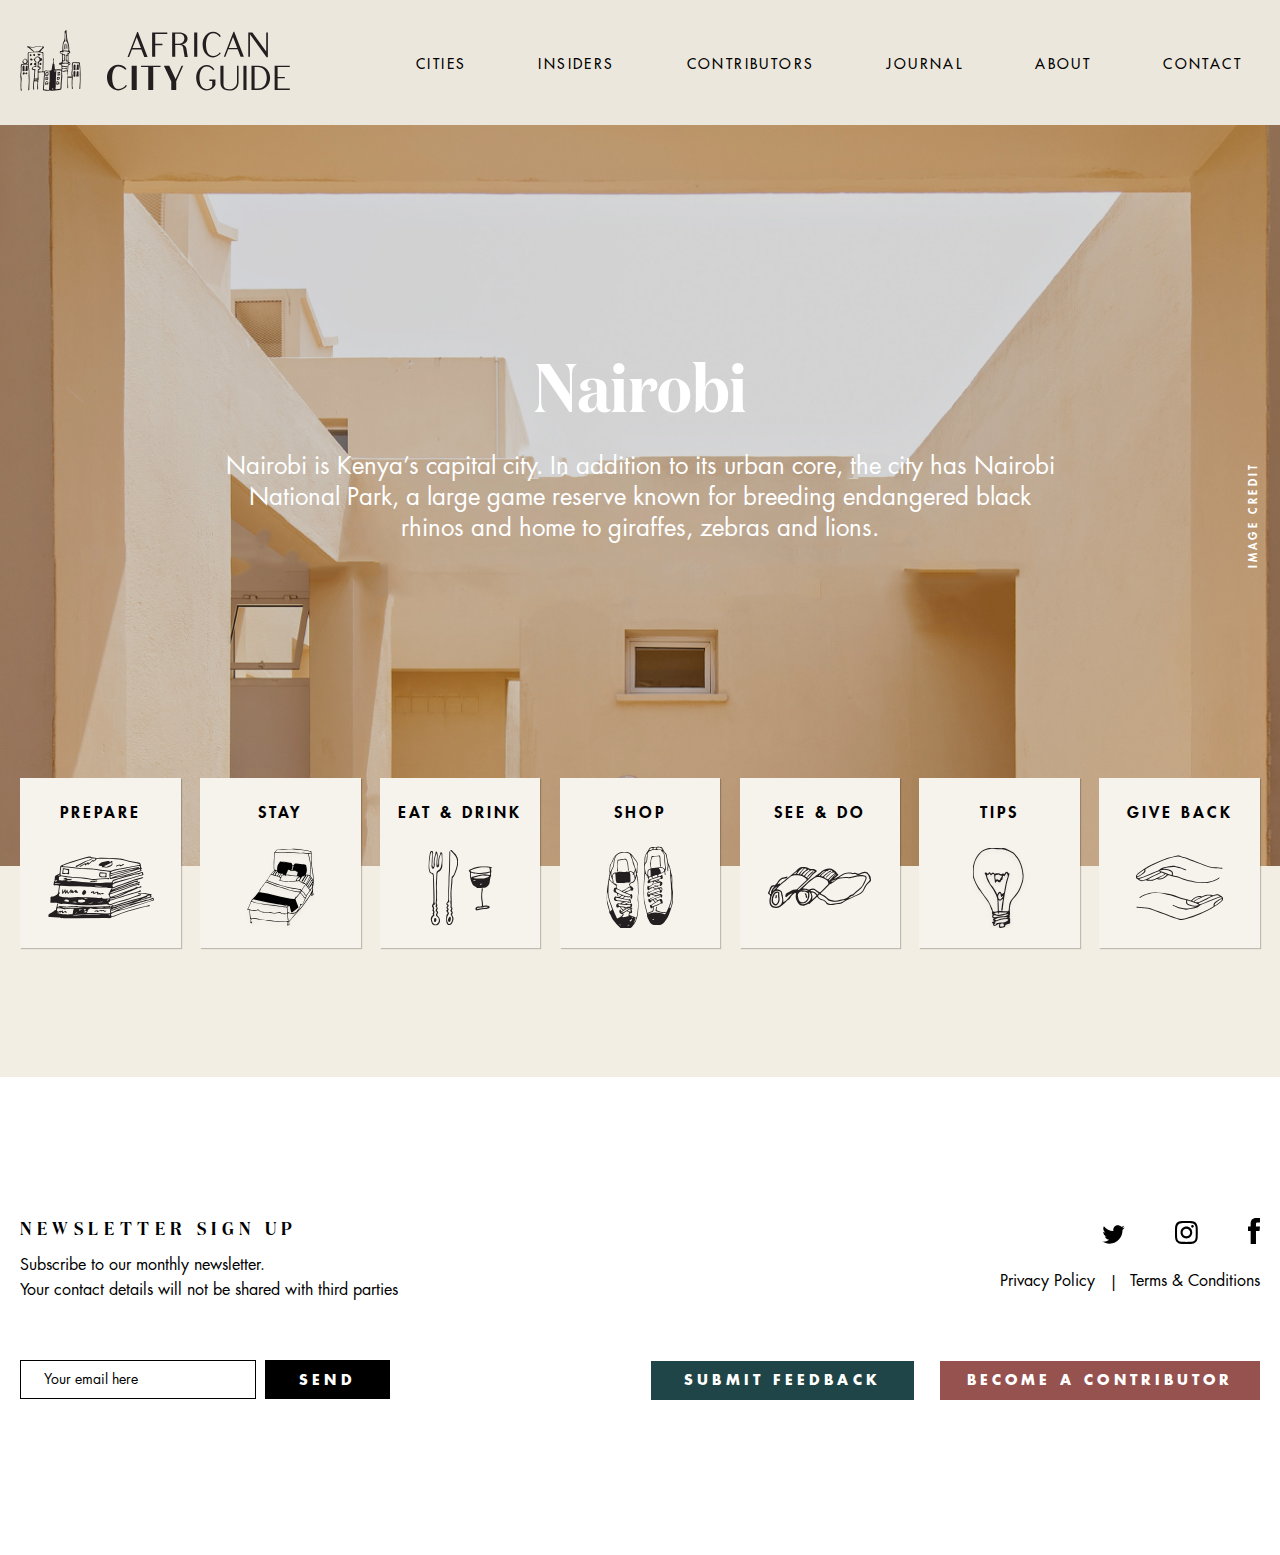
<file: nairobi.html>
<!DOCTYPE html>
<html>
    <head>
    <meta charset="utf-8">
    <meta name="viewport" content="width=device-width, minimum-scale=1.0, maximum-scale=1.0, initial-scale=1.0, user-scalable=no">
    <meta name="format-detection" content="telephone=no">
    <title>African City Guide | Nairobi </title>

    <link type="text/css" rel="stylesheet" href="css/selectric.css">
    <link type="text/css" rel="stylesheet" href="css/style.css">

    <script type="text/javascript" src="scripts/jquery-3.3.1.min.js"></script>
    <script type="text/javascript" src="scripts/jquery.selectric.js"></script>
    <script type="text/javascript" src="scripts/common-scripts.js"></script>

    </head>

    <body>
        <div class="main-wrap">
           <!-- Beginning Header Section 
           ======================= -->
            <header class="header-wrap">
               <div class="common-wrap clear">
                    <div class="logo-wrap">
                         <div class="main-logo"><a href="index.html"><img src="svgs/Final Logo_2stack-iconleft.svg" alt=""></a></div>
                        <div class="mobi-nav">
                            <div></div>
                            <div></div>
                            <div></div>
                        </div>
                    </div>
                    <div class="nav-wrap">
                        <nav class="main-nav">
                            <ul>
                                <li><a href="cities.html">CITIES</a></li>
                                <li><a href="insiders.html">INSIDERS</a></li>
                                <li><a href="contributor.html">CONTRIBUTORS</a></li>
                                <li><a href="journal.html">JOURNAL</a></li>
                                <li><a href="about.html">ABOUT</a></li>
                                <li><a href="contract.html">CONTACT</a></li>
                            </ul>
                        </nav>
                    </div>
                </div>
            </header>
             <!-- // End Header Section 
               ======================= -->
            <!-- Beginnig Main Section 
            ============================ -->
            <section class="main-section nairobi-content">
                <section class="hero-section" style="background-image:url(images/nairobi-banner.jpg)">
                    <div class="rotate-text">IMAGE CREDIT</div>
                    <div class="title-text">
                        <h1> Nairobi</h1>
                        <p>Nairobi is Kenya’s capital city. In addition to its urban core, the city has Nairobi National Park, a large game reserve known for breeding endangered black rhinos and home to giraffes, zebras and lions.</p>
                    </div>
                </section>
                <section class="nairobi-content-wrap">
                    <div class="common-wrap clear">
                        <div class="nairobi-top-wrap">
                            <ul>
                                <li>
                                   <a href="nairobi-prepare.html">
                                        <span>PREPARE</span>
                                        <figure><img src="svgs/read%20copy%203.svg" alt="" class="static-icon"><img src="svgs/read-hover.svg" alt="" class="hover-icon"></figure>
                                    </a>
                                </li>
                                <li>
                                   <a href="nairobi-stay.html">
                                        <span>STAY</span>
                                        <figure><img src="svgs/stay-black.svg" alt="" class="static-icon"><img src="svgs/stay-hover.svg" alt="" class="hover-icon"></figure>
                                    </a>
                                </li>
                                <li>
                                   <a href="#">
                                        <span>EAT &amp; DRINK</span>
                                        <figure><img src="svgs/eatanddrink%20copy%202.svg" alt="" class="static-icon"><img src="svgs/eatanddrink-hover.svg" alt="" class="hover-icon"></figure>
                                    </a>
                                </li>
                                <li>
                                   <a href="#">
                                        <span>SHOP</span>
                                        <figure><img src="svgs/shop.svg" alt="" class="static-icon"><img src="svgs/shop-hover.svg" alt="" class="hover-icon"></figure>
                                    </a>
                                </li>
                                <li>
                                   <a href="#">
                                        <span>SEE &amp; DO</span>
                                        <figure><img src="svgs/see%20copy%205.svg" alt="" class="static-icon"><img src="svgs/see-hover.svg" alt="" class="hover-icon"></figure>
                                    </a>
                                </li>
                                <li>
                                   <a href="#">
                                        <span>TIPS</span>
                                        <figure><img src="svgs/tips.svg" alt="" class="static-icon"><img src="svgs/tips-hover.svg" alt="" class="hover-icon"></figure>
                                    </a>
                                </li>
                                <li>
                                   <a href="#">
                                        <span>GIVE BACK</span>
                                        <figure><img src="svgs/give%20copy.svg" alt="" class="static-icon"><img src="svgs/give-hover.svg" alt="" class="hover-icon"></figure>
                                    </a>
                                </li>
                            </ul>
                        </div>
                    </div>
                </section>
            </section>
            <!-- // End Main Section 
            ============================ -->
            <!-- Beginnig Footer Section 
            ======================== -->
            <footer class="footer-section">
                <div class="common-wrap clear">
                    <div class="footer-left">
                        <div class="title-text">
                            <h6>NEWSLETTER SIGN UP</h6>
                            <p>Subscribe to our monthly newsletter.<br>Your contact details will not be shared with third parties</p>
                        </div>
                        <div class="mail-wrap">
                            <form action="#" method="post">
                                <div class="mail-info">
                                    <input type="text" value="Your email here">
                                    <input type="submit" value="SEND">
                                </div>
                            </form>
                        </div>
                    </div>
                    <div class="footer-right">
                        <div class="feedback-and-contribute">
                            <a href="#">SUBMIT FEEDBACK</a>
                            <a href="become-contributor.html">BECOME A CONTRIBUTOR</a>
                        </div>
                        <div class="social-info">
                            <div class="social-wrap">
                                <a href="#"><img src="svgs/twitter.svg" alt=""></a>
                                <a href="#"><img src="svgs/instagram.svg" alt=""></a>
                                <a href="#"><img src="svgs/facebook.svg" alt=""></a>
                            </div>
                            <div class="privacy-info">
                                <a href="become-contributor.html">Privacy Policy</a>
                                <a href="become-contributor.html">Terms &amp; Conditions</a>
                            </div>
                        </div>
                    </div>
                </div>
            </footer>
             <!-- // End Footer Section 
            ======================== -->
        </div>
    </body>
	
</html>
</file>
<file: css/selectric.css>
/*======================================
  Selectric v1.9.3
======================================*/

.selectric-wrapper{
  position: relative;
  cursor: pointer;
}

.selectric-responsive {
  width: 100%;
}

.selectric {
  position: relative;
}

.selectric .label { 
 
  font-size:16px;
  color:#36424f;
  padding:18px 0 0;
    line-height: 30px;
}

.enquire-form-wrap .selectric .label {	
  display: block;
  margin: 0 38px 0 10px; 
  line-height:50px;
  height:51px;
 font-size:16px;
 }
 
.selectric .button {
  display: block;
  position: absolute;
  right: 0;
  top: 0;
  width: 38px;
  height:51px;
  text-align: center;
  font: 0/0 a;
  *font: 20px/38px 'cibecs';
  
}
.selectric .button:after {
  display:none;	
  content: "\61";
  position: absolute;
  top: 0;
  right: 0;
  bottom: 0;
  left: 0;
  margin: auto;
  width: 0;
  height: 0;
  border: 4px solid transparent;
  border-top-color: #BBB;
  border-bottom: none;
}


.selectric-open {
  z-index: 99;
    border:0px solid #acacac;
	border-bottom:0px solid #acacac;

}
.selectric-open .selectric {
border:0px transparent #acacac;
border-bottom:0px;

}
.selectric-open .selectric-items {
  display: block;


}

.selectric-disabled {
  filter: alpha(opacity=50);
  opacity: 0.5;
  cursor: default;
  -webkit-user-select: none;
     -moz-user-select: none;
      -ms-user-select: none;
          user-select: none;
}

.selectric-hide-select {
  position: relative;
  overflow: hidden;
  width: 0;
  height: 0;
}
.selectric-hide-select select {
  position: absolute;
  left: -100%;
  display: none;
}

.selectric-input {
  position: absolute !important;
  top: 0 !important;
  left: 0 !important;
  overflow: hidden !important;
  clip: rect(0, 0, 0, 0) !important;
  margin: 0 !important;
  padding: 0 !important;
  width: 1px !important;
  height: 1px !important;
  outline: none !important;
  border: none !important;
  *font: 0/0 a !important;
  background: none !important;
}

.selectric-temp-show {
  position: absolute !important;
  visibility: hidden !important;
  display: block !important;
}

/* Items box */
.selectric-items {
  display: none;
  position: absolute;
  top:50px;
  left:0px;
 /* border:1px solid #e6e6e0;*/
  border-top:0px !important;
  
  
   border-radius: 2px;
  background-color: #ffffff;
  box-shadow: 0 2px 4px 0 rgba(0, 0, 0, 0.5);
  z-index: -1;  
}
.selectric-items .selectric-scroll {
  height: 100%;
  overflow: auto;
}
.selectric-above .selectric-items {
  top: auto;
  bottom: 100%;
}
.selectric-items ul, .selectric-items li {
  list-style: none;
  padding: 0;
  margin: 0;
  font-size:16px;
  line-height:21px;
  min-height: 20px;
  color:#acacac;
  display: block;
}

.enquire-form-wrap .selectric-items ul, .selectric-items li {
  list-style: none;
  padding: 5px 0 5px 13px;
  margin: 0;
  font-size:15px;
  line-height: 20px;
  min-height: 20px;
  color: #414141;
  display: block;
}

/*.selectric-items li:first-child{ border:0}
.selectric-items li.selected { color:#424e5d;}
.selectric-items li:hover {
  color:#424e5d;
}*/
.selectric-items .disabled {
 
  opacity: 0.5;
  cursor: default !important;
  background: none !important;
  color: #666 !important;
  -webkit-user-select: none;
     -moz-user-select: none;
      -ms-user-select: none;
          user-select: none;
}
.selectric-items .selectric-group .selectric-group-label {
  font-weight: bold;
  padding-left: 10px;
  cursor: default;
  -webkit-user-select: none;
     -moz-user-select: none;
      -ms-user-select: none;
          user-select: none;
  background: none;
  color: #444;
}
.selectric-items .selectric-group.disabled li {
  filter: alpha(opacity=100);
  opacity: 1;
}
.selectric-items .selectric-group li {
  padding-left: 25px;
}
</file>
<file: css/style.css>
/* Fonts style */

@font-face {
  font-family: 'FuturaStd-Bold';
  src: url('../fonts/FuturaStd-Bold.eot?#iefix') format('embedded-opentype'), 
      url('../fonts/FuturaStd-Bold.otf')  format('opentype'),
      url('../fonts/FuturaStd-Bold.woff') format('woff'),
      url('../fonts/FuturaStd-Bold.ttf')  format('truetype'), 
      url('../fonts/FuturaStd-Bold.svg#FuturaStd-Bold') format('svg');
  font-weight: normal;
  font-style: normal;
}
@font-face {
  font-family: 'FuturaStd-Book';
  src: url('../fonts/FuturaStd-Book.eot?#iefix') format('embedded-opentype'),
      url('../fonts/FuturaStd-Book.otf')  format('opentype'),
      url('../fonts/FuturaStd-Book.woff') format('woff'),
      url('../fonts/FuturaStd-Book.ttf')  format('truetype'),
      url('../fonts/FuturaStd-Book.svg#FuturaStd-Book') format('svg');
  font-weight: normal;
  font-style: normal;
}

@font-face {
  font-family: 'FuturaStd-Heavy';
  src: url('../fonts/FuturaStd-Heavy.eot?#iefix') format('embedded-opentype'),
      url('../fonts/FuturaStd-Heavy.otf')  format('opentype'),
      url('../fonts/FuturaStd-Heavy.woff') format('woff'),
      url('../fonts/FuturaStd-Heavy.ttf')  format('truetype'),
      url('../fonts/FuturaStd-Heavy.svg#FuturaStd-Heavy') format('svg');
  font-weight: normal;
  font-style: normal;
}

@font-face {
  font-family: 'FuturaStd-Light';
  src: url('../fonts/FuturaStd-Light.eot?#iefix') format('embedded-opentype'),
      url('../fonts/FuturaStd-Light.otf')  format('opentype'),
      url('../fonts/FuturaStd-Light.woff') format('woff'),
      url('../fonts/FuturaStd-Light.ttf')  format('truetype'),
      url('../fonts/FuturaStd-Light.svg#FuturaStd-Light') format('svg');
  font-weight: normal;
  font-style: normal;
}


@font-face {
    font-family:'Futura Std Medium';
    src: url('../fonts/FuturaStd-Medium.eot');
	src: url('../fonts/FuturaStd-Medium.eot?#iefix') format('embedded-opentype'),
		url('../fonts/FuturaStd-Medium.woff2') format('woff2'),
		url('../fonts/FuturaStd-Medium.woff') format('woff'),
		url('../fonts/FuturaStd-Medium.svg#FuturaStd-Medium') format('svg');
    font-weight: 500;
    font-style: normal;
}

/*@font-face {
    font-family: 'DomaineDisplayNarrow-Regular';
    src: url('../fonts/DomaineDisplayNarrow-Regular.eot');
    src: url('../fonts/DomaineDisplayNarrow-Regular.eot?#iefix') format('embedded-opentype'),
        url('../fonts/DomaineDisplayNarrow-Regular.woff2') format('woff2'),
        url('../fonts/DomaineDisplayNarrow-Regular.woff') format('woff'),
        url('../fonts/DomaineDisplayNarrow-Regular.ttf') format('truetype'),
        url('../fonts/DomaineDisplayNarrow-Regular.svg#DomaineDisplayNarrow-Regular') format('svg');
    font-weight: normal;
    font-style: normal;
}*/


@font-face {
   font-family: 'DomaineDisplayNarrow-Regular';
    src: url('../fonts/w Regular.eot');
	src: url('../fonts/w Regular.eot?#iefix') format('embedded-opentype'),
		url('../fonts/w Regular.woff2') format('woff2'),
		url('../fonts/w Regular.woff') format('woff'),
		url('../fonts/w Regular.svg#w Regular') format('svg');
    font-weight: 400;
    font-style: normal;
}

/*@font-face {
  font-family: 'DomaineDisplayNarrow-Semibold';
  src: url('../fonts/DomaineDisplayNarrow-Semibold.eot?#iefix') format('embedded-opentype'),
      url('../fonts/DomaineDisplayNarrow-Semibold.otf')  format('opentype'),
      url('../fonts/DomaineDisplayNarrow-Semibold.woff') format('woff'),
      url('../fonts/DomaineDisplayNarrow-Semibold.ttf')  format('truetype'),
      url('../fonts/DomaineDisplayNarrow-Semibold.svg#DomaineDisplayNarrow-Semibold') format('svg');
  font-weight: normal;
  font-style: normal;
}*/

@font-face {
    font-family: 'DomaineDisplayNarrow-Semibold';
    src: url('../fonts/w Semibold.eot');
	src: url('../fonts/w Semibold.eot?#iefix') format('embedded-opentype'),
		url('../fonts/w Semibold.woff2') format('woff2'),
		url('../fonts/w Semibold.woff') format('woff'),
		url('../fonts/w Semibold.svg#w Semibold') format('svg');
    font-weight: 600;
    font-style: normal;
}

@font-face {
  font-family: 'LucidaGrande';
  src: url('../fonts/LucidaGrande.eot?#iefix') format('embedded-opentype'),
      url('../fonts/LucidaGrande.woff') format('woff'),
      url('../fonts/LucidaGrande.ttf')  format('truetype'),
      url('../fonts/LucidaGrande.svg#LucidaGrande') format('svg');
  font-weight: normal;
  font-style: normal;
}

@font-face {
  font-family: 'FuturaBT-Book';
  src: url('../fonts/FuturaBT-Book.eot?#iefix') format('embedded-opentype'),
      url('../fonts/FuturaBT-Book.woff') format('woff'),
      url('../fonts/FuturaBT-Book.ttf')  format('truetype'),
      url('../fonts/FuturaBT-Book.svg#FuturaBT-Book') format('svg');
  font-weight: normal;
  font-style: normal;
}

@font-face {
  font-family: 'ProximaNova-Bold';
  src: url('../fonts/ProximaNova-Bold.eot?#iefix') format('embedded-opentype'),
      url('../fonts/ProximaNova-Bold.otf')  format('opentype'),
     url('../fonts/ProximaNova-Bold.woff') format('woff'),
      url('../fonts/ProximaNova-Bold.ttf')  format('truetype'),
      url('../fonts/ProximaNova-Bold.svg#ProximaNova-Bold') format('svg');
  font-weight: normal;
  font-style: normal;
}

@font-face {
  font-family: 'ProximaNova-Regular';
  src: url('../fonts/ProximaNova-Regular.eot?#iefix') format('embedded-opentype'),
      url('../fonts/ProximaNova-Regular.otf')  format('opentype'),
      url('../fonts/ProximaNova-Regular.woff') format('woff'),
      url('../fonts/ProximaNova-Regular.ttf')  format('truetype'),
      url('../fonts/ProximaNova-Regular.svg#ProximaNova-Regular') format('svg');
  font-weight: normal;
  font-style: normal;
}

/* // End Fonts style */





/*	Resets
	------	*/

html, body, div, span, object, iframe, h1, h2, h3, h4, h5, h6, 
p, blockquote, pre, a, abbr, address, cite, code, del, dfn, em, 
img, ins, kbd, q, samp, small, strong, sub, sup, var, b, i, hr, 
dl, dt, dd, ol, ul, li, fieldset, form, label, legend, 
table, caption, tbody, tfoot, thead, tr, th, td,
article, aside, canvas, details, figure, figcaption, hgroup, 
menu, footer, header, nav, section, summary, time, mark, audio, video {
	margin: 0;
	padding: 0;
	border: 0;
}

ul{ 
    list-style: none;
}
article, aside, canvas, figure, figure img, figcaption, hgroup,
footer, header, nav, section, audio, video {
	display: block;
}

.clear:after{content:".";display:block;clear:both;visibility:hidden;line-height:0;height:0}
a img{
    border:0;
}
a,input,select,textarea{
    outline:none;
}
input::-moz-focus-inner{
    border:0; padding: 0;
}

img{
    float: left;
}

/* Selection colours (easy to forget) */

img::selection 		{background: transparent;}
img::-moz-selection	{background: transparent;}
a{text-decoration: none; display: inline-block;}
/*a:hover{text-decoration: underline; -webkit-transition: all .2s ease-in-out; -moz-transition: all .2s ease-in-out; transition: all .2s ease-in-out;}*/



/*		Default Layout 
-------------------------------------------------------------------------------
*/

body {background: rgb(255,255,255); color: #000000; -webkit-text-size-adjust: 100%; -moz-text-size-adjust:100%; -moz-osx-font-smoothing:grayscale;-webkit-font-smoothing:antialiased; overflow-x: hidden; overflow-y:auto;font-size: 16px;line-height: 25px; font-family: 'FuturaStd-Book'; font-weight: normal; font-style: normal;}

*{-webkit-box-sizing: border-box;-moz-box-sizing:border-box; box-sizing: border-box;}

/* =========  Beginning Common Style ========= */

h1,h5,h2,h3{float: left; font-size: 68px; line-height:89px;font-family: 'DomaineDisplayNarrow-Semibold'; font-weight: normal; font-style: normal;}
h2{font-size: 48px;line-height: 48px;}
h3{font-size: 36px;line-height: 42px;}
h5,.title-link{font-size: 24px;line-height: 30px;}
h6{float: left; font-size: 18px;line-height: 24px; letter-spacing: 5.6px;}

.title-text{float: left; width: 100%; }
.lead-text{float: left; width: 100%; text-align: center; font-size: 35px;line-height: 45px;font-family: 'DomaineDisplayNarrow-Regular'; letter-spacing: 0.5px}

/* ========= // End Common Style ========= */

/* =========  Beginning Home Page Style ========= */
.main-wrap{float: left; width: 100%;  position: relative;height: 100%; overflow: hidden}
header,section,footer,nav,figure{float: left; width: 100%;}
.common-wrap{margin: 0 auto;max-width: 1325px; clear: both; padding: 0 20px;}
.header-wrap{position: fixed; left: 0; top: 1px;margin-top: -1px; z-index: 100; background: #ece7dc; overflow: hidden}
.header-wrap .common-wrap{max-width: 1338px}

.main-logo{float: left;width: 270px; position: relative; padding:30px 0 34px;-webkit-transition: all 0.3s ease-in; transition: all 0.3s ease-in }
.main-logo a {float: left; width: 100%;}
.main-logo a img,.social-wrap a img{width: 100%;}
.mobi-nav{float: right; width: 23px;display: none}
.mobi-nav div{float: left; width: 100%; height: 3px; margin-top: 3px; background: #000000;}
.mobi-nav div:first-child{margin-top: 0;}
.nav-wrap{float: left;width:78.82352941176471%; width:-webkit-calc(100% - 270px); width: calc(100% - 270px);}
.main-nav{float: left; width: 100%;padding-left: 20px;margin-top: 44px;-webkit-transition: all 0.3s ease-in; transition: all 0.3s ease-in}
.main-nav ul{float: right;list-style: none; margin:0; padding: 0;font-size: 0; line-height: 0;}
.main-nav ul li{float: left; display: inline-block; margin:0 26px}
.main-nav ul li:last-child{margin-right: 8px;}
.main-nav ul li a{font-size: 14px; line-height: 20px; color: #000000; text-transform: uppercase; font-family:'Futura Std Medium'; padding: 10px; font-style: normal;letter-spacing: 2.4px;font-weight: 500; }

.rotate-text{position: absolute;right: -27px; top: 52%;-webkit-transform: translateY(-50%); transform: translateY(-50%);font-size: 11px; line-height: 16px; letter-spacing: 3.2px;color: #ffffff;text-transform: uppercase;font-family: 'FuturaStd-Heavy';-webkit-transform: rotate(-90deg); -moz-transform: rotate(-90deg); -ms-transform: rotate(-90deg); -o-transform: rotate(-90deg);}

.fixedTop .main-logo{width: 200px; padding: 15px 0;}
.fixedTop .main-nav{margin-top: 18px;}

.main-section{position: relative;margin-top:119px; -webkit-transition: all 0.3s ease-in; transition: all 0.3s ease-in;}
.fixedTop .main-section{margin-top:75px; }

.hero-section{float:left;background-color:#020202; width: 100%; background-size: cover; background-repeat: no-repeat; background-position: center center; min-height: 747px;position: relative;}
.hero-section .title-text{ margin-top: 18%;}
.hero-section .title-text h1{float: none; text-align: center; color: #ffffff}
.hero-section .title-text p{text-align: center;font-size: 24px;line-height: 31px; padding-top: 17px; color: #ffffff; clear:both;}
.selectric-bar-wrap{position: absolute; left: 0; top: -45px; width: 100%; z-index: 6;}
.selectric-bar-wrap .common-wrap{max-width: 1430px;}
.selectric-bar{float: left; width: 100%;background: #ffffff;padding: 30px 20px 28px;}
.selectric-inner{margin: 0 auto; max-width: 836px; clear: both}
.selectric-inner span{float: left;width: 96px; font-size: 16px;line-height: 20px; letter-spacing: 3px;font-family: 'FuturaStd-Heavy';margin-top: 4px;position: relative}
.selectric-bar-wrap .selectric-item{float: left;max-width: 212px; width:25.35885167464115%;margin-left: 4.904306220095694%; }

.selectric-bar-wrap .selectric-item:nth-child(2) { margin-left: 6.100478%;}
.selectric-bar-wrap .selectric-item select{float:left; width: 100%;}
.selectric-bar-wrap .selectric-item .selectric {height: 30.9px;   }
.selectric-bar-wrap .selectric .label{padding: 0; float: left; width: 100%; color: #000000; font-size: 16px;line-height: 25px;border: 1px solid #000000;padding: 2.5px 22px;  height: 30.9px;   }
.selectric-bar-wrap .selectric .button{right: 16px; top: 12px; background-image: url(../svgs/triangle-2.svg); background-repeat: no-repeat; background-size:5px; background-position: right center; width: 5px;height: 5px;}
.selectric-bar-wrap .selectric-open .selectric-scroll{margin-top: -20px;}
.selectric-bar-wrap .selectric-open .selectric .button{background-image: url(../svgs/triangle-open.svg); }
.submit-info{float: left; max-width: 183px; width:21.88995215311005%;margin-left: 4.888%; }
.submit-info input[type="submit"]{float: left; width: 100%; text-align: center; font-size: 14px;line-height: 30px; letter-spacing: 4.1px; color: #ffffff; font-family: 'FuturaStd-Bold';font-weight:normal; border: 0; background:#96524f; cursor: pointer}
.fashion-item1,.fashion-item2,.fashion-item3,.fashion-item4{position: absolute;left: 20px; top: 0;width: 142px;z-index: 5}
.fashion-item1 img,.fashion-item2 img,.fashion-item3 img,.fashion-item4 img{width: 100%}
.fashion-item3,.fashion-item4{left: auto; right: 20px}
.fashion-item1{width:68px; left: 15.6%; top: 44px;}
.fashion-item2{width: 140px; top: 40%; left: 0; }
.fashion-item3{ top: 53px; right: 14%;}
.fashion-item4{width: 96px; top: 39%; right: 25px;}
.content-fashion-wrap{padding:148px 0 169px; background: #f3eee4; position: relative; z-index: 2;}
.content-fashion-wrap .common-wrap{max-width: 1430px; clear: both;position: relative}
.fashion-text{margin: 0 auto; max-width: 555px; clear: both; overflow: hidden;padding-bottom: 127px;position: relative}
.fashion-text p{float: left; width: 100%; text-align: center; font-size: 21px;line-height: 33px; letter-spacing: 0.6px;margin-top: 25px;font-family: 'DomaineDisplayNarrow-Regular';position: relative; }
.fashion-text:before{position: absolute; left: 50%; bottom: 0; width: 1px; height: 98px; content: ''; background: #979797; z-index: 5;}
.content-detaisl-wrap{position:relative; z-index: 10;padding-bottom: 163px;}
.home-content .content-detaisl-wrap{margin-top: -187px}
.home-content .content-info h5{font-family: 'DomaineDisplayNarrow-Regular'; font-weight: normal}

.content-detaisl-wrap .common-wrap{max-width: 1302px;}
ul.content-item{float: left; max-width: 345px; width:27.33755942947702%;margin:0 4.496830427892235% }
ul.content-item:nth-child(3n+1),.cities-content-wrap .content-item:nth-child(3n+1){margin-left: 0px;}
ul.content-item:nth-child(2) li:first-child{margin-top: 63px}
ul.content-item:nth-child(3n+3),ul.content-item:nth-child(-3n+3),.cities-content-wrap .content-item:nth-child(3n+3),.cities-content-wrap .content-item:nth-child(-3n+3){margin-right: 0px;}
ul.content-item li,ul.content-item li figure,ul.content-item li figure img,.content-info{float: left;width: 100%; }
.content-info{padding:47px 36px 42px;background: #f3eee4 }
ul.content-item li{margin-top: 80px;}
ul.content-item li:first-child{margin-top:0px;}
.content-info span{float: left; clear:both; font-size: 13px; line-height: 18px; margin-top: 13px; letter-spacing: 3.8px;font-family: 'FuturaStd-Heavy';text-transform:uppercase;}
.quote-section{background-repeat:no-repeat; background-size: cover; background-position: center center;  padding: 43px 0 45px}
.quoute-wrap{float: left; width: 100%; background: #ffffff; padding: 95px 75px 63px 81px}
.round-thumb-wrap{float: left; width: 208px;position: relative;}
.round-thumb-wrap:before,.round-thumb-wrap figure:before{position: absolute; left: 0; top: 0; width: 191px; height: 191px; border-radius: 100%; content: ''; background: #ede6e1; z-index: 1;}
.round-thumb-wrap:before{top: 55%;-webkit-transform: translateY(-50%); transform: translateY(-50%);}
.round-thumb-wrap figure{float:right; width: 154px;height: 154px; border-radius: 100%;position: relative;z-index: 5;}
.round-thumb-wrap figure:before{ left: auto; right: 0; width: 48px; height: 48px; background:#96524f; z-index: 6; }
.quote-text-wrap{float: left;width: 81.57661647475642%; width:-webkit-calc(100% - 208px); width: calc(100% - 208px);padding-left: 8%}
.round-thumb-wrap figure img{width: 100%;}
.quote-text{float: left; width: 50.84745762711864%; }
blockquote{float: left; width: 100%; font-size: 18px;line-height: 29px; color: #000000; font-family: 'DomaineDisplayNarrow-Regular';font-weight: normal; font-style: italic;position: relative; padding-top: 40px;}
blockquote:before{position: absolute; left: 0; top: 0; content: ''; background-image: url(../images/quotemark@2x.png); background-size: contain; background-position: left top; background-repeat: no-repeat; width: 17px; height: 15px;z-index: 5;}
.quote-text dfn{float: left; font-size: 12px;line-height: 18px; letter-spacing: 3.5px;color: #1f4548; text-transform: uppercase; font-family: 'FuturaStd-Bold';font-style: normal; margin-top: 30px;padding-bottom: 21px;}
.contributor-text{ float: left; width: 44.43099273607748%; margin-left: 4.721549636803878%; padding-left: 8.958838%; position: relative; margin-top: -9px;}
.contributor-text:before{position: absolute; left: 0; top: 0; width: 2px; background: #ede6e1;height: 100%; z-index: 5; content: '';}
.contributor-text h2{color: #000000;}
.contributor-text a{float: left; display: inline-block; font-size: 18px; line-height: 24px; font-family: 'DomaineDisplayNarrow-Regular'; font-weight: normal; margin-top: 19px; color: #000000; position: relative; padding-bottom: 46px;}
.contributor-text a:before{position: absolute; left: 0; bottom: 0px; content: ''; background-image: url(../svgs/arrow.svg); background-repeat: no-repeat; background-position: left bottom; width: 49px;height: 18px;z-index: 2;-webkit-transition: all 0.3s ease-in;-moz-transition: all 0.3s ease-in; transition: all 0.3s ease-in }
.contributor-text a:hover:before{left: 20px;-webkit-transition: all 0.3s ease-in;-moz-transition: all 0.3s ease-in; transition: all 0.3s ease-in  }
.content-double-wrap{ padding: 49px 0 59px; background: #f3eee4;}
.content-double-wrap .common-wrap{max-width: 1320px;}
.double-content-info{float: left; max-width: 594px; width:46.40625%;margin-left:7.1875% }
.double-content-info:first-child{margin-left: 0px;margin-top: 129px;}
.double-content-info:last-child .double-content-text:before{background: #ffffff}
.double-content-info:last-child .double-title-text span{padding-left: 43px;}
.double-content-info:last-child .double-title-text span,.double-content-info:last-child .double-title-text h3{color:#000000}
.double-content-info .double-title-text h3,.cities-detasils-wrap h3{ font-family: 'DomaineDisplayNarrow-Regular';font-weight: normal}
.double-content-text{float: left; width:100%; position: relative}
.double-content-text:before{position: absolute; left: 0;content: ''; top: 0; width:85.52188552188552%; background: #000000; z-index:1; height: 100%}
.double-thumb{float: right; width:92.25589225589226%;position: relative; z-index: 5; margin-top: 38px;opacity: 82}
.double-thumb img{width: 100%; }
.double-title-text{float: left;width: 100%; padding:38px 110px 42px 42px;position: relative;z-index: 5}
.double-title-text h3{color: #ffffff;line-height: 45px; }
.double-title-text span{    float: left; width: 100%; margin-top: 39px; font-size: 14px; letter-spacing: 4.1px; line-height: 20px; color: #ffffff; font-family: 'FuturaStd-Heavy'; text-transform: uppercase; padding-left: 51px; position: relative; font-weight: normal;}
.double-title-text span:before{position: absolute; left: 0;top: -5px;width:29px; height: 29px; border-radius: 100%; background:#b2511d; content: '';z-index: 2;}
/* =========  // End Home Page Style ========= */

/* =========  Beginning Cities Page Style ========= */
.cities-content .hero-section .title-text,.nairobi-content .hero-section .title-text,.nairobi-stay-content .hero-section .title-text,.prepaire-content .hero-section .title-text,.contributor-content .hero-section .title-text{float: none; max-width: 820px; margin: 0 auto; overflow: hidden; clear: both; margin-top: 18%; padding-left: 20px; padding-right: 20px;}
.hero-section .title-text p{padding-top: 13px;}
.cities-detasils-wrap{position: relative; background: #f3eee4; padding: 148px 0 140px;}
.cities-detasils-wrap h3{float: none;text-align: center;font-size: 35px;letter-spacing: 0.5px;}
.cities-inner{max-width: 1340px; }
.cities-content-wrap{float: left;width: 100%;margin-top: 42px; font-size: 0; line-height: 0;}
.cities-content-wrap .content-item{float: left;max-width: 420px; width:32.30769230769231%;margin: 120px 0.7692307692307692% 0;overflow: hidden}
.cities-content-wrap .content-item figure{position: relative}
.cities-content-wrap .content-item figure img{width: 100%}
.cities-content-wrap .content-item span{float: left;width: 100%; background: #ffffff; padding:23px 20px 22px 38px; text-transform: uppercase;font-size: 13px;line-height: 20px; letter-spacing:3.8px;font-family: 'FuturaStd-Heavy'; text-decoration: none;color: #000000}
.overlay-text{float: left; width: 100%; height: 100%;position: absolute; left: 0; top: 0;z-index: 5; padding: 43px 59px 20px 35px; background: #e2e2d3;opacity: 0;visibility: hidden;overflow: hidden;-webkit-transform: translateY(-100%); transform: translateY(-100%);-webkit-transition: all 0.3s ease;-moz-transition: all 0.3s ease; transition: all 0.3s ease; }
.overlay-text p{font-size: 16px;line-height: 25px; float: left;width: 100%;color: #000000}
.overlay-text em{float: left;font-style: normal;width: 100%;margin-top: 17px; font-size: 14px;line-height: 25px; color: #000000 }
.cities-content-wrap .content-item:hover .overlay-text{opacity: 1;visibility: visible;overflow: visible;-webkit-transition: all 0.3s ease;-moz-transition: all 0.3s ease; transition: all 0.3s ease;-webkit-transform: translateY(0); transform: translateY(0);}
.cities-content-wrap .content-item:nth-of-type(-n+3){margin-top: 0px;}
.cities-content-wrap .content-item:nth-last-of-type(-n+3){margin-top: 118px;}
/* =========  // End Cities Page Style ========= */

/* =========  Beginning Nairobi Page Style ========= */
.nairobi-content-wrap{background:#f3eee4; padding-bottom: 129px;}
.nairobi-top-wrap{float: left; width: 100%; position:relative; z-index: 5;margin-top: -88px;}
.nairobi-content-wrap .common-wrap{max-width: 1344px;}
.nairobi-top-wrap ul{list-style: none; margin: 0; padding: 0;} 
.nairobi-top-wrap ul li{float: left; width:12.9601226993865%;margin-left: 1.546523517382413%;-webkit-box-shadow: 1px 1px 1px 0px rgba(0,0,0,0.21);
-moz-box-shadow: 1px 1px 1px 0px rgba(0,0,0,0.21);
box-shadow: 1px 1px 1px 0px rgba(0,0,0,0.21);}
.nairobi-top-wrap ul li:first-child{margin-left: 0px}
.nairobi-top-wrap ul li a{float: left; width: 100%; text-align: center; background: #f6f3ec; padding: 23px 0 20px;-webkit-transition: all 0.3s ease;-moz-transition: all 0.3s ease; transition: all 0.3s ease; }
.hover-icon{position: absolute; left: 0; top: 0; width: auto; height: auto; z-index: 5;display: none; visibility: hidden;}
.static-icon{display: block;}

.nairobi-top-wrap ul li a:hover span,.nairobi-top-wrap ul li.active a span{color: #ffffff}
.nairobi-top-wrap ul li a:hover figure .hover-icon,.nairobi-top-wrap ul li.active figure .hover-icon{display: block; visibility: visible;-webkit-transition: all 0.3s ease;-moz-transition: all 0.3s ease; transition: all 0.3s ease; }
.nairobi-top-wrap ul li a:hover figure .static-icon{display: none; visibility: hidden;-webkit-transition: all 0.3s ease;-moz-transition: all 0.3s ease; transition: all 0.3s ease; }

.nairobi-top-wrap ul li.active figure .static-icon{display: none; visibility: hidden;-webkit-transition: all 0.3s ease;-moz-transition: all 0.3s ease; transition: all 0.3s ease;}

.nairobi-top-wrap ul li a:hover,.nairobi-top-wrap ul li.active a{ background:#96524f; /*-webkit-transition: all 0.3s ease;-moz-transition: all 0.3s ease; transition: all 0.3s ease; */}

.nairobi-top-wrap ul li a span{text-align: center; font-size: 16px; line-height: 20px; text-transform: uppercase; letter-spacing: 3px;font-family: 'FuturaStd-Heavy'; color: #000000 }
.nairobi-top-wrap ul li a figure{float: none; margin: 0 auto;max-width: 107px; width: 100%; clear: both; margin-top: 20px; overflow: hidden; height: 82px;position: relative}
.nairobi-top-wrap ul li a figure img{height: auto; width: 100%}
.nairobi-content-info{float: left; width: 100%; margin-top: 64px; clear: both; padding: 0 10px;}
.nairobi-content-info h3{float: none; text-align: center; font-size: 35px;letter-spacing: 0.5px;}
.nairobi-content-inner{float: left;width: 100%;}
.nairobi-content-inner .content-item{float: left; width:23.90965732087227%; max-width: 307px;margin: 53px 0.7268951194184839% 0;background: #ffffff}
.nairobi-content-inner .content-item figure,.nairobi-content-inner .content-item figure img{float: left; width: 100%; }
.nairobi-content-inner .content-item:nth-child(4n+1){margin-left: 0px;}
.nairobi-content-inner .content-item:nth-child(4n+4),.nairobi-content-inner .content-item:nth-child(-4n+4){margin-right: 0px;}
.nairobi-content .content-info { padding: 40px 45px 53px 34px;background: transparent }
.nairobi-stay-content .content-info { padding: 40px 45px 58px 34px;background: transparent }
.nairobi-content .content-info p,.nairobi-stay-content .content-info p{float: left; text-align: left; margin-top: 25px;}
.nairobi-stay-content .content-info p{font-family: 'FuturaStd-Light';font-weight: normal;}
.nairobi-stay-content .nairobi-content-wrap{padding-bottom: 142px;}
.nairobi-content-inner .content-item:nth-child(even) .content-info {background:#e2e2d3 }
.map-wrap{float: left; width: 100%; border: 19px solid #ece7dc;margin-top: 70px;}
.map-wrap img{float: left; width: 100%;}
.prepaire-content .content-item .content-info{padding: 38px 40px 0 0}
.prepaire-content .content-item,.prepaire-content .content-item:nth-child(even) .content-info{background:transparent}
.prepaire-content .content-info p{font-family: 'FuturaStd-Light'; font-weight: normal; letter-spacing: 0px; font-size: 16px; line-height: 25px; float: left; width: 100%; margin-top: 22px;}
.prepaire-content .content-info p:nth-child(2){margin-top: 20px;}
.prepaire-content .content-info p strong,.list-info ul li dfn{font-family: 'FuturaBT-Book';font-weight: normal; font-style: italic;color: #000000}
.prepaire-content .content-info p a{color: #000000; text-decoration: underline;display: inline-block;}
.prepaire-content .content-info p a:hover{text-decoration: none;-webkit-transition: all 0.3s ease-in;-moz-transition: all 0.3s ease-in; transition: all 0.3s ease-in }
.list-info{float: left; width: 100%; margin-top: 20px; }
.list-info ul{list-style: none; margin: 0; padding: 0;}
.list-info ul li{float: left; width: 100%; font-size: 16px; line-height: 25px; color: #000000;font-family: 'FuturaStd-Light';font-weight: normal; padding-left: 17px;position: relative}
.list-info ul li:before{position: absolute; left: 0; top: 57%; transform: translateY(-50%); width: 5px; height: 5px; border-radius: 100%; content: ''; z-index: 5; background: #000000}
.prepaire-content .content-info h5,.nairobi-content-info h3{font-family: 'DomaineDisplayNarrow-Regular';font-weight: normal}
.nairobi-content .hero-section .title-text,.nairobi-stay-content .hero-section .title-text,.prepaire-content .hero-section .title-text{max-width: 875px}
.nairobi-stay-content .content-info h5,.nairobi-stay-content .content-info p, .nairobi-stay-content .content-info span{color: #000000}


/* =========  // End Nairobi Page Style ========= */

/* ========= Beginning Jurnal Page Style ========= */
.hero-content-info{background:#f3eee4;padding:162px 0 232px;text-align: center; }
.hero-content-info .title-text h1{float: none;text-align: center; }
.content-decription-wrap{position: relative; z-index: 5; margin-top: -175px;}
.content-decription-wrap .common-wrap{max-width: 1424px;}
.figure-wrap{float: left;width: 100%;}
.figure-wrap figure img{width: 100%;}
.figure-wrap a{float: left; display: inline-block; font-size: 13px;line-height: 20px; letter-spacing: 3.8px; color: #1f4548;margin-top: 19px;padding-left: 46px;background-image: url(../svgs/back-arrow.svg); background-repeat:no-repeat; background-position:left center;font-family: 'FuturaStd-Heavy'; font-weight: normal; font-style: normal;}
.middle-content-inner{margin: 0 auto;max-width: 1138px; clear: both;padding-top: 74px;}
.middle-content-inner .lead-text,.justin-cucci-content-wrap{margin: 0 auto;max-width: 827px; clear: both;float: none; overflow: hidden;}
.middle-content-inner .lead-text{font-family: 'FuturaStd-Light'; font-weight: normal;font-size: 24px;line-height: 31px;letter-spacing: 0px; }
.middle-content-inner figure{margin-top: 104px;}
.middle-content-inner figure img{width: 100%}
.justin-cucci-content-wrap{ padding-top:121px;}
.justin-cucci-content-wrap .lead-text{margin-top: 27px;text-align: left}
.justin-cucci-content-wrap p{margin-top: 24px;text-align: left;}
.justin-cucci-content-wrap p:nth-child(3){margin-top:63px;}
.justin-cucci-content-wrap h3{float: none; text-align: left;font-size: 36px;line-height: 42px;}
.figure-wrap a:hover{text-decoration: underline;-webkit-transition: all 0.3s ease-in;-moz-transition: all 0.3s ease-in; transition: all 0.3s ease-in}
.sharing-wrap{float: left;width: 100%; margin-top: 119px;}
.sharing-wrap h2{float: none; text-align: center; }
.sharing-wrap p{float: left;width: 100%; text-align: center; font-size: 18px; line-height: 26px; margin-top: 20px;font-weight: normal; color: #000000; font-family: 'DomaineDisplayNarrow-Regular';}
.sharing-wrap p a{display: inline-block; color: #000000; position: relative}
.sharing-wrap p a:before{position: absolute; left: 0; bottom: 0; width: 100%; height: 1px;  background: #000000; content: ''; z-index: 5;-webkit-transition: all 0.3s ease-in;-moz-transition: all 0.3s ease-in; transition: all 0.3s ease-in}
.sharing-wrap p a:hover:before{opacity: 0;-webkit-transition: all 0.3s ease-in;-moz-transition: all 0.3s ease-in; transition: all 0.3s ease-in}
.social-share{float: left;width: 100%; margin-top: 44px; text-align: center; }
.social-share a{    display: inline-block; margin: 0 6px; width: 20px; }
.social-share a img{width: 100%; height: auto}
.middle-content-inner figure.monocle2{margin-top: 79px;}
.journal .hero-section .title-text,.insider-content .title-text{float:none; margin: 0 auto;max-width: 860px; padding: 0 20px;margin-top: 18%}
.journal .common-wrap{max-width: 1290px;}
.content-row{float: left; width: 100%; }
.journal .content-row{display: -webkit-box; display: -moz-box; display: -ms-flexbox; display: -webkit-flex; display: flex; -webkit-flex-flow: row wrap; -webkit-box-pack: justify; -moz-box-pack: justify; -ms-flex-pack: justify; -webkit-justify-content: space-between; justify-content: space-between; -webkit-box-align: center; align-items: center; }
.content-thumb{float: left; max-width: 640px; width:51.2%;position: relative;background-color: #000000; background-position: center center; background-repeat: no-repeat; background-size: cover; min-height: 443px;}
.content-thumb .title-text{float: left;width: 100%; margin-top: 41%;padding: 0 3.125% 0 10.3125%}
.content-thumb .title-text h3{float: left; width: 100%; color: #ffffff;font-family: 'DomaineDisplayNarrow-Regular';font-weight: normal}
.content-thumb .title-text span{float: left; font-size: 14px; line-height: 16px; letter-spacing: 4.1px; margin-top: 31px;; color: #ffffff;font-family: 'FuturaStd-Bold';font-weight:normal;text-transform: uppercase}
.content-thumb img{float: left; width: 100%}
.content-deals{float: left;width:48.8%; padding:0 2.4% 0 4.48%;position: relative}
.journal .content-row:nth-child(odd) .content-thumb,.journal .content-row:nth-child(even) .content-deals{-webkit-box-ordinal-group: 1; -webkit-order: 1; -moz-order: 1; -ms-order: 1; order: 1;}
.journal .content-row:nth-child(even) .content-thumb,.journal .content-row:nth-child(odd) .content-deals{-webkit-box-ordinal-group: 2; -webkit-order: 2; -moz-order: 2; -ms-order: 2; order: 2;}
.journal .content-row:nth-child(odd){margin-top: 50px;}
.journal .content-row:first-child{margin-top: 0;}
.journal .content-row:nth-child(even){margin-top: 55px;}
.journal .content-row:nth-child(even) .content-deals{padding-left: 0px;padding-right: 6.88%}
.content-deals p{float:left; width: 100%; margin-top: 24px;font-family: 'FuturaStd-Light'; font-weight: normal;}
.title-link{float: left;font-family: 'DomaineDisplayNarrow-Regular';color: #000000; font-weight: normal;margin-top: -30px;}
a.read-more{float: left; display: inline-block; font-size: 13px;line-height: 20px; color: #000000; letter-spacing: 3.8px;font-family: 'FuturaStd-Heavy';margin-top: 28px;text-transform: uppercase;}
.journal .content-detaisl-wrap{padding: 90px 0 178px;background: #f3eee4}
.content-deals a:hover,.recommendations dfn a:hover{text-decoration: underline;-webkit-transition: all 0.3s ease-in;-moz-transition: all 0.3s ease-in; transition: all 0.3s ease-in}
/* ========= // End Jurnal Page Style ========= */

/* ========= Beginning Insiders Page Style ========= */
.insider-content .content-thumb,.insider-content .content-deals{max-width: 633px; width:49.29906542056075%; }
.insider-content .common-wrap{max-width: 1324px;}
.insider-content .content-detaisl-wrap{padding: 124px 0 200px;background: #f3eee4}
/*.insider-content .content-deals{width: 50.70093457943925%; }*/
.insider-content .content-row{margin-top: 103px;}
.insider-content .content-row:first-child{margin-top: 0;}
.insider-content .content-row:nth-child(odd) .content-deals{padding-right:13.55140186915888%;  padding-left: 2.99%;}
.insider-content .content-row:nth-child(even) .content-deals{padding: 0 16.912773% 0 0;float: left;position: relative}
.insider-content .content-row:nth-child(odd) .content-deals,.insider-content .content-row:nth-child(even) .content-thumb{float: right;}
.insider-content .content-row:nth-child(even) .content-thumb,.insider-content .content-row:nth-child(odd) .content-deals{margin-left: 1.401869158878505%}
.insider-content .content-row .content-deals .title-link{margin-top: 0;font-size: 36px; line-height: 42px;font-family: 'DomaineDisplayNarrow-Semibold';color: #96524f;margin-top: 4px;}
.insider-content .content-row .content-deals p{margin-top: 38px;font-family: 'FuturaStd-Book'; font-weight: normal;}
.insider-content .content-row .content-thumb{background-color: #f1f3f5;min-height: 455px;}
.insider-content .content-row em, .insider-content .content-row dfn,.recommendations em,.recommendations dfn{float: left; width: 100%; text-transform: uppercase; font-size: 12px; line-height: 14px; letter-spacing: 3.5px; font-weight: normal; font-style: normal;font-family: 'ProximaNova-Regular';color: #000000}
.insider-content .content-row dfn,.recommendations dfn{margin-top: 23px;}
.insider-content .content-row dfn:nth-child(4){margin-top: 28px;}
.insider-content .content-row em,.recommendations em{margin-top: 63px;font-family: 'ProximaNova-Bold';}
.insider-content .content-row dfn a,.recommendations dfn a{color: #000000}
/* ========= // End Insiders Page Style ========= */

/* ========= Beginning  about Page Style  =========== */
.about-content .content-section{float:left; width: 100%; background-color:#f3eee4; padding:132px 0 185px; }
.about-content .content-section h3{ letter-spacing: normal; font-weight: normal ;font-family: 'DomaineDisplayNarrow-Regular';    line-height: 47px;}
.about-content .content-section p{float:left; font-family: 'FuturaStd-Light'; font-size: 20px; line-height: 30px; font-weight: normal; color: #000000; margin-top:30px}
.about-content .content-section p:nth-child(2){margin-top:47px}
.about-content .content-inner-wrap{max-width: 624px}
.about-content .hero-section .title-text{margin-top: 20%;}
/* ========== End about Page Style  =========== */

/* ========== Beginning Become Contributor Page Style  =========== */
.become-contributor .contact-inner{padding: 77px 20px 100px;}
.become-contributor .apply-form{margin-top: 57px;}
.become-contributor .apply-form:first-child{margin-top: 0;}
.become-contributor .input-wrap:nth-child(2){margin-top: 38px;}
.become-contributor .attach-file{margin-top: 35px;}
.become-contributor .attach-file .attach-btn-wrap{margin-top: 19px;}
.become-contributor .apply-form h3 {float:left; width:100%; line-height: 47px; letter-spacing: 0; font-weight: normal; font-family: 'DomaineDisplayNarrow-Regular';font-weight: normal}
.become-contributor .apply-form:nth-child(2) .input-wrap:nth-child(2){margin-top:24px;}
.become-contributor .input-wrap{margin-top: 13px;}
.attach-file{margin-top: 32px; text-align: left}
.attach-file, .attach-btn-wrap{float:left; width:100%; }
.attach-file .attach-btn-wrap{margin-top: 23px; position: relative; text-align: center;}
.attach-file .attach-btn-wrap span{float: left; width: 200px; height: 49px; line-height: 49px; background: #ffffff; margin-right: 23px; background-color: transparent;position: relative; overflow:hidden}
.attach-file .attach-btn-wrap span:before{position: absolute; left: -1px; top: -1px; right: -1px; bottom: -1px; border: 2px #000000 dashed; content: ''; z-index: 5;}



.attach-btn-wrap .upload-btn{float: left; width: 176px; font-size: 14px; line-height: 49px; color: #ffffff; background: #1f4548; height: 49px; border: 0px; font-family: 'FuturaStd-Bold', sans-serif; font-weight: normal; letter-spacing: 4.1px; text-transform: uppercase;}
.attach-file input[type="file"]{position: absolute; right: 0; top: 0; opacity: 0; width: 176px; height: 49px; cursor: pointer; }
.become-contributor .apply-form:nth-child(2) .submit-wrap{margin-top:46px }
/* ========== // End Become Contributor Page Style  =========== */

/* ========== Beginning Contributor Page Style  =========== */
 .Contributors-content-wrap{float:left; width: 100%; background:#f3eee4; position:relative; padding-bottom: 208px }
.become-lend{width:388px; height: 75px; background: #96524f; border:1px solid #96524f;text-align: center; position:absolute; left: 50%;  top:0;-webkit-transform: translateX(-50%); transform: translateX(-50%); margin-top: -37px}
.become-lend a{font-family: 'FuturaStd-Bold';text-align: center; font-weight: normal; font-size:14px; line-height:74px; color: #ffffff; letter-spacing: 4.1px;}
.contributor-inner{max-width:1280px}
.contributor-row{float:left; width: 100%; }
.contributor-row:first-child .contributor figure{margin-top: 130px; }
.contributor-row:first-child .contributor .info{margin-top: 120px;}
.contributor-row:first-child .recommendations{margin-top: 116px;}
.contributor{float:left; width: 63.06451612903226%; padding-left:63px; }
.contributor figure{float:left; width: 154px; height: 154px; border-radius:50%; overflow: hidden; margin-top: 96px }
.contributor img{ width: 100%} 
.contributor .info{float:left;max-width: 565px;width: 78.58136300417246%; width:-webkit-calc(100% - 154px); width: calc(100% - 154px); padding: 29px 66px 29px 11.102302%; position: relative;  margin-top: 85px}
.contributor .info:after{content:""; width: 2px; height:206px; right: 0; top: 0; position:absolute; background:#ede6e1;}
.contributor .info h3{float:left; width: 100%;  font-family: 'DomaineDisplayNarrow-Semibold'; color:#96524f; letter-spacing: 0; line-height: 47px}
.contributor .info p{float:left; width: 100%;  font-size: 18px; line-height:29px; font-weight: normal; font-family: 'DomaineDisplayNarrow-Regular'; color:#000000; letter-spacing: 0; margin-top:15px; font-style: italic; }
.recommendations{float:left; width:36.93548387096774%; padding-left:69px ;padding: 38px 0 38px 71px; margin-top:82px}
.recommendations em{margin-top: 0;}
.recommendations dfn{margin-top: 23px;}
.recommendations dfn:nth-child(2){margin-top: 29px;}
/* ========== // End Contributor Page Style  =========== */

/* ========== Beginning Contact Page Style  =========== */
.contact-wrap{background: #f3eee4; padding: 116px 0 153px;}
.contact-inner{max-width:653px; background: #ece7dc; padding: 77px 15px 76px;}
.form-inner-wrap{max-width: 400px; margin: 0 auto; text-align: center; }
.apply-form{float: left; width: 100%;}
.apply-form h2{text-align: center; font-family: 'DomaineDisplayNarrow-Semibold', sans-serif; font-weight: normal; font-size: 64px; line-height: 65px; color: #000000; float: left; width: 100%; }
.input-wrap, .submit-wrap,.checkbox-wrap {float:left; width: 100%; margin-top: 10px}
.contact .input-wrap:nth-child(2){margin-top: 53px;}
.contact .checkbox-wrap{margin-top: 30px;}
.contact .submit-wrap{margin-top: 19px;}
.input-wrap:first-child { margin-top: 50px}
.input-wrap .selectric .label, .input-wrap input[type="text"],.input-wrap input[type="email"], .input-wrap textarea, .submit-wrap input[type="submit"],select{float:left; width: 100%;font-family: 'FuturaStd-Book'; font-size: 16px; color:#000000; font-weight: normal;  padding: 0 17px 0 30px; background: #ffffff; border: 1px solid #000000; height: 49px; line-height: 22px;}
.input-wrap textarea{height: 221px; resize: none; width: 100%; padding: 26px 30px 15px; }
.input-wrap .selectric .label{text-align: left; line-height: 49px }
.input-wrap .selectric .button { width: 13px; height: 13px; background-image: url(../svgs/selectic-arrow.svg); background-size: 13px; background-repeat: no-repeat; background-position: right center; right: 18px; top: 20px;}
.input-wrap .selectric-open .selectric .button{background-image: url(../svgs/selectic-open-arrow.svg); top: 17px;}


.input-wrap .selectric-items{box-shadow: 0 0 0;float: left; width: 100% !important}
.input-wrap .selectric-items li{padding: 14px 17px 14px 30px;}
.checkbox-wrap{margin-top: 29px; position: relative; padding-right: 40px;}
.check-label{float:left; font-family: 'FuturaStd-Book'; color:#000000; font-weight: normal; text-align: left; cursor: pointer; line-height: 30px;}
.checkmark{position: absolute; top: -3px; right: 0; height: 30px; width: 30px; background-color: #ffffff; }
.checkbox-wrap input[type="checkbox"], .checkmark{position: absolute;  background-repeat: no-repeat; background-size: cover; background-position: center center; top: 0; right: 0; height: 30px; width: 30px; border: 6px solid #d8d7c7; background-color: #ffffff; cursor: pointer;}
.checkmark{background-repeat: no-repeat; background-size: 10px 10px; background-position: center;}
.checkbox-wrap input[type="checkbox"]{margin: 0; padding: 0; z-index: 2; opacity: 0;}
.checkbox-wrap input[type="checkbox"]:checked ~ .checkmark{background-image: url(../svgs/cross.svg);}
.submit-wrap{margin-top: 23px;}
.submit-wrap input[type="submit"]{font-family: 'FuturaStd-Bold', sans-serif;font-size: 14px; text-transform: uppercase; color: #ffffff; background: #96524f; border: 0; cursor: pointer; letter-spacing: 4.1px; padding: 0;}
.selectric-items li{background: #f3eee4; float: left;width: 100%; text-align: left;}
.selectric-open .selectric-scroll{border: 1px solid #000000; border-bottom: 0px;margin-top: -2px;}
.selectric-open .selectric-items ul li{border-bottom: 1px solid #000000}
/* ========== // End Contact Page Style  =========== */



/*  Begin tin roof */
.tin-roof .middle-content-inner{max-width:1168px; padding-top: 71px;}
.tin-roof .content-section{float:left; width: 100%; background:#ffffff;}
.tin-roof .roof-info-wrap{float:left; width: 100%; margin-top:75px }
.tin-roof .map-section{float:left; width: 59.66312056737589%; height: 414px }
.tin-roof .map-section iframe { width: 100%; height:100%}
.tin-roof .roof-info{float:left; width:36.17021276595745%;  margin-left:4%;}
.tin-roof .location-info{float:left; width: 100%;}
.tin-roof .location-info address, .location-info p{font-family: 'FuturaStd-Book'; font-size:16px; line-height:22px; font-weight: normal; color: #000000; font-style: normal; margin-top:14px;}
.location-info p a{color: #000000;display: inline-block;}

.tin-roof .location-info address strong, .tin-roof .location-info p strong { float: left; width: 82px;}
.tin-roof .location-info strong{ font-family: 'FuturaStd-Bold';}
.tin-roof .social-section{float:left; width: 88%; border-bottom:1px solid #979797;margin-top:108px}
.tin-roof .social-row{float:left; width:100%;  border-top: 1px solid #979797;}
.tin-roof .social-row p{ float:left;width:-webkit-calc(100% - 114px); width: calc(100% - 114px );font-family: 'DomaineDisplayNarrow-Regular'; font-size:18px; line-height: 24px; padding:28px 10px 26px 0}
.tin-roof .social-row .social-icon{float: left; width: 114px; margin-top:29px}
.tin-roof .social-row .social-icon a{float: left; width: 25px; display: inline-block;margin-left: 19px;}
.tin-roof .social-row .social-icon a:first-child{margin-left: 0px;}
.tin-roof .social-row .social-icon a img{width: 100%;}

.text-wrap{float: left;width: 100%; text-align: center; }
.text-wrap em{text-align: center; font-size: 16px; line-height: 38px;font-family: 'FuturaStd-Book';letter-spacing: 0px; clear: both;padding-top: 13px;font-style: normal; display: inline-block;}
.text-wrap em a{color: #000000; text-decoration: underline}
.text-wrap em a:hover{text-decoration: none;-webkit-transition: all 0.3s ease-in;-moz-transition: all 0.3s ease-in;transition: all 0.3s ease-in}
.submit-link a{float: left; width: 100%; color: #000000;font-family: 'DomaineDisplayNarrow-Regular'; font-size:18px; line-height: 24px; padding:28px 10px 27px 0; background-image: url(../svgs/submit-btn.svg);background-repeat: no-repeat; background-position:right center; background-size:26px;padding-right: 30px;}

.tin-roof .hero-content-info { background: #f3eee4; padding: 114px 0 376px;}
.tin-roof .content-decription-wrap { margin-top: -331px;}
.tin-roof .content-decription-wrap { margin-top: -331px;}
.location-info p a:hover{text-decoration: underline;-webkit-transition: all 0.3s ease-in;-moz-transition: all 0.3s ease-in;transition: all 0.3s ease-in}



/*  End tin roof */








/* =========  Beginning Footer Section ============ */

.footer-section{padding:141px 0 155px}
.footer-left{float: left; max-width: 386px; }
.footer-left .title-text h6{font-family: 'DomaineDisplayNarrow-Semibold', sans-serif; font-weight: normal;}
.footer-left .title-text p{float: left; width: 100%; margin-top: 11px;}
.footer-right{float: right;max-width: 657px; padding-left: 20px;position: relative}
.mail-wrap{float: left;width: 100%; margin-top: 57px;}
.mail-info{float: left; width: 100%; }
.mail-info input[type="text"],.mail-info input[type="submit"]{float: left; width: 236px;font-size: 14px; line-height: 20px; height: 39px; color: #000000;font-family: 'FuturaStd-Book'; font-weight: normal; font-style: normal;border: 1px solid #000000; padding: 9px 20px 9px 23px;background: none; }
.mail-info input[type="submit"]{width: 125px; margin-left: 9px;text-transform: uppercase; letter-spacing: 4.1px;font-family: 'FuturaStd-Bold';text-align: center; padding: 0;background: #000000;color: #ffffff; cursor: pointer}
.social-wrap,.privacy-info{float: right; width: auto;text-align: center;clear: both}
.social-wrap a{display: inline-block; margin-left: 45px;-webkit-transition: all 0.3s ease-in;-moz-transition: all 0.3s ease-in; transition: all 0.3s ease-in  }
.privacy-info a{display: inline-block; text-align: center;color: #000000; margin-top: 17px; position: relative}
.privacy-info a:nth-child(2){margin-left: 30px;}
.privacy-info a:first-child:before{display: none}
.privacy-info a:before{position: absolute; left: -21px; top: 4px; content: '|'; font-size: 16px; line-height: 20px; color: #000000; z-index: 5;}
.privacy-info a:hover{text-decoration: underline;-webkit-transition: all 0.3s ease-in;-moz-transition: all 0.3s ease-in; transition: all 0.3s ease-in }
.feedback-and-contribute{float: right; width: 100%; text-align: center;}
.feedback-and-contribute a{float: left;text-align: center; height:39px; letter-spacing: 4.1px; font-size: 14px; line-height: 39px; color: #ffffff;font-family: 'FuturaStd-Bold'; font-weight: normal;margin:143px 0 0 26px}
.feedback-and-contribute a:first-child{width: 263px;background: #1f4548}
.feedback-and-contribute a:last-child{width: 320px;background: #96524f}
.social-info{position: absolute; right: 0;top: 0;z-index: 20;width: 100%;}




/* ========= // End Footer Section ============ */

/* =======================================================================================================
============================================ Responsive style ========================================== */

/*		Mobile Layout: 320px and 480px and more but less than or equal to 767px.
----------------------------------------------------------------------------------
*/

@media only screen and (min-width: 320px) and (max-width: 767px) {
    input[type="text"],input[type="submit"],input[type="password"],input[type="email"],select,textarea{-webkit-appearance:none;-moz-appearance:none;appearance:none; border-radius: 0}

    
    
    /* Beginning Home Page */
    .main-wrap{overflow: hidden}
    .rotate-text{display: none}
    .hero-section .title-text,.prepaire-content .hero-section .title-text{margin-top: 50%; padding: 0 20px}
    .prepaire-content .hero-section .title-text{margin-top: 57%;}
    .logo-wrap{float: left;width: 100%; }
    .main-logo,.fixedTop .main-logo{width: 150px;padding: 10px 0}
    .mobi-nav{display: block;margin-top: 20px;}

    .nav-wrap{width: 100%; padding: 0;display: none; overflow: hidden}
    .main-nav{margin: 0; padding:10px 0;height:-webkit-calc(100vh - 53px); height: calc(100vh - 53px); max-height: 614px;overflow-y: auto}
    .main-nav ul li{width: 100%; margin: 0; text-align: center; float: none;}
    .main-section{margin-top: 52px;}
    h1,.hero-section .title-text h1{font-size: 31px;line-height: 38px;}
    .hero-section{min-height: 510px;}
    .hero-section .title-text p{font-size: 17px;line-height: 20px;}
    .selectric-inner span{width: 100%; text-align: center;float: none; display:block}
    .selectric-bar-wrap .selectric-item,.submit-info, .selectric-bar-wrap .selectric-item:nth-child(2){width: 100%; float: none; margin: 0 auto; clear: both;margin-top: 20px;}
    .fashion-item1, .fashion-item2, .fashion-item3, .fashion-item4{display: none}
    .selectric-bar-wrap{position:relative; top: auto}
    .content-fashion-wrap{padding: 30px 0}
    .fashion-text{width: 100%;text-align: center; margin-top: 30px;}
    .lead-text,.middle-content-inner .lead-text,.justin-cucci-content-wrap .lead-text{font-size: 22px;line-height: 26px}
    .fashion-text p{font-size: 17px;line-height: 22px;}
    .content-detaisl-wrap,.home-content .content-detaisl-wrap {margin-top:0px;padding-bottom: 30px;}
    .fashion-text{padding-bottom: 0px;}
    .fashion-text p:after{height: 30px;}
    ul.content-item:nth-child(3n+1), ul.content-item, ul.content-item:nth-child(-3n+3), ul.content-item:nth-child(3n+3),.cities-content-wrap .content-item,.cities-content-wrap .content-item:nth-of-type(-n+3),.cities-content-wrap .content-item:nth-child(3n+3), .cities-content-wrap .content-item:nth-child(-3n+3),.cities-content-wrap .content-item:nth-child(3n+1){width: 100%;margin: 0 auto; clear: both; overflow: hidden; float: none}
    ul.content-item li,ul.content-item:nth-child(2) li:first-child,ul.content-item li:first-child,.cities-content-wrap .content-item,.cities-content-wrap .content-item:nth-of-type(-n+3),.cities-content-wrap .content-item:nth-child(3n+3), .cities-content-wrap .content-item:nth-child(-3n+3),.cities-content-wrap .content-item:nth-last-of-type(-n+3),.cities-content-wrap .content-item:nth-child(3n+1){margin-top: 30px;}
    
    .fashion-text:before{display: none}
    
    .content-info{padding: 30px 20px}
    .quote-section{padding: 30px 0}
    .quoute-wrap{padding: 56px 20px 30px}
    .quote-text-wrap{width: 100%; padding: 0;margin-top:50px;}
    .quote-text{width: 100%}
    blockquote{font-size: 16px;line-height: 24px;}
    .contributor-text{width: 100%; padding: 0;margin: 30px 0 0 0}
    .contributor-text:before{display: none}
    .contributor-text h2,.sharing-wrap h2,.apply-form h2{font-size: 28px;line-height: 34px;}
    .quote-text dfn{padding-bottom: 0;margin-top: 30px;letter-spacing: 2px;}
    .contributor-text a{clear: both;}
    .round-thumb-wrap { float: none; width: 208px; margin: 0 auto; clear: both;}
    .round-thumb-wrap:before{top: -14px; transform: translate(0); left: 17px; width: 180px; height: 180px;}
    .content-double-wrap{padding:0 0 30px 0}
    .double-content-info,.double-content-info:first-child{width: 100%; float: none; margin:0 auto; clear: both; margin-top: 30px;}
    .double-title-text{padding: 30px 20px;}
    .double-content-text:before{width: 100%;}
    .double-thumb{float: none; margin: 0 auto; clear: both; margin-top: 30px;}
    .double-content-info .double-title-text h3,h3,.cities-detasils-wrap h3,.nairobi-content-info h3,.justin-cucci-content-wrap h3,.insider-content .content-row .content-deals .title-link{font-size: 24px;line-height: 32px;}
    .double-title-text span{font-size: 13px;margin-top:20px;padding-left: 40px;}
    .footer-section{padding:30px 0}
    .footer-left{width: 100%;max-width: 100%; text-align: center;}
    .mail-wrap{margin-top: 30px;text-align: center;}
    .mail-info input[type="submit"]{margin:20px 0 0 0; }
    .footer-right{width: 100%; padding: 0;}
    .social-info{position: relative}
    .feedback-and-contribute a{margin: 30px 0 0 0;letter-spacing: 3px;float: none;text-align: center}
    .feedback-and-contribute a:last-child,.feedback-and-contribute a:first-child{width: 280px;text-align: center }
    .social-wrap, .privacy-info{float: none; text-align: center;padding-top: 30px;clear: both}
    .social-wrap a{text-align: center; margin: 0 15px}
    .privacy-info a{margin-top: 0;}
    .mail-info input[type="text"], .mail-info input[type="submit"]{float: none}
    .footer-left .title-text h6{float: none; text-align: center}
    .footer-left .title-text h6{letter-spacing: 3px;}
    .home-content .content-info span{margin-top: 5px;}
    
    
    /* Cities Page Style */
    .cities-detasils-wrap{padding: 30px 0}
    .cities-inner{padding-top: 30px;}
    .cities-content-wrap{margin-top: 0;}
    .cities-content-wrap .content-item{display: block; }
    
    /* Nairobi Page Style */
    .nairobi-top-wrap{margin-top: 0;}
    .nairobi-top-wrap ul li,.nairobi-top-wrap ul li:first-child{float: none; margin: 0 auto; width:100%; max-width: 280px; clear: both;overflow: hidden; margin-top: 30px;}
    .nairobi-content-info{margin-top: 30px;padding: 0;}
    .nairobi-content-inner .content-item,.nairobi-content-inner .content-item:nth-child(4n+1),.nairobi-content-inner .content-item:nth-child(4n+4), .nairobi-content-inner .content-item:nth-child(-4n+4){float: none; width: 100%; margin: 0 auto; clear: both; overflow: hidden; margin-top: 30px;}
    .nairobi-content .content-info{padding:30px 20px;}
    .map-wrap{margin-top: 30px;}
    .nairobi-content-wrap,.nairobi-stay-content .nairobi-content-wrap{padding-bottom: 30px;}
    .prepaire-content .content-item .content-info{padding: 30px 0 0 0}
    .nairobi-stay-content .hero-section .title-text,.nairobi-content .hero-section .title-text,.contributor-content .hero-section .title-text{margin-top: 50%;}
    
    /* Jurnal Page Style */
    .hero-content-info{padding: 40px 0}
    .content-decription-wrap, .middle-content-inner figure,.justin-cucci-content-wrap p:nth-child(3),.middle-content-inner figure.monocle2,.sharing-wrap{margin-top: 30px;}
    .middle-content-inner,.justin-cucci-content-wrap{padding-top: 30px;}
 
    .social-share{margin-top: 20px;}
    .journal .hero-section .title-text{margin-top: 61%}
    .journal .content-row{display: block}
    .content-thumb,.journal .content-row:nth-child(even) .content-thumb, .journal .content-row:nth-child(odd) .content-deals,.journal .content-row:nth-child(even) .content-deals,.insider-content .content-row .content-thumb,.insider-content .content-row:nth-child(even) .content-thumb, .insider-content .content-row:nth-child(odd) .content-deals,.insider-content .content-row:nth-child(even) .content-deals{width: 100%; float: none; margin: 0 auto; overflow: hidden; padding: 0;margin-top: 30px;}
    .content-thumb{min-height: 350px;}
    .journal .content-row:nth-child(odd),.journal .content-row:nth-child(even){margin-top: 0;}
    .content-thumb .title-text{padding: 0 20px; margin-top: 50%}
    .journal .content-detaisl-wrap{padding: 30px 0}
    .title-link{margin-top: 0;font-size: 20px;}
    .content-thumb .title-text h3{font-size: 22px;line-height: 28px;}
    .content-thumb .title-text span{margin-top: 10px;}
    
    /* Insiders Page */
    .insider-content .content-detaisl-wrap{padding:0 0 30px 0}
    .insider-content .content-row,.insider-content .content-row .content-deals .title-link{margin-top: 0px;}
    .insider-content .content-row em,.insider-content .content-row .content-deals p{margin-top: 30px;}
    .insider-content .content-row .content-deals p{margin-top: 20px;}
    .insider-content .content-row dfn,.insider-content .content-row dfn:nth-child(4){margin-top: 10px;}
    .insider-content .content-row em, .insider-content .content-row dfn{font-size: 10px;letter-spacing: 2px;}
    .insider-content .hero-section .title-text { margin-top: 55%;}
    
    /* About Page Style */
    .about-content .hero-section .title-text{margin-top: 74%;}
    .about-content .content-section{padding: 30px 0}
    .about-content .content-section h3{line-height: 36px}
    .about-content .content-section p:nth-child(2){margin-top: 30px;}
    .about-content .content-section p{font-size: 16px;line-height: 25px;}
     /* contact Page */
    .contact-inner{padding: 30px 20px;}
   
    .input-wrap:first-child { margin-top: 25px; }
    .input-wrap .selectric .label, .input-wrap input[type="text"],.input-wrap input[type="email"],.input-wrap textarea, .submit-wrap input[type="submit"]{padding: 0 15px; height: 40px; line-height:38px;border-radius: 0;}
    .check-label{font-size: 15px;}
    .input-wrap .selectric-items li{padding: 10px 15px;}
    .input-wrap textarea{height: 100px; padding: 10px 15px;}
    .contact-wrap{padding:0;}
    .selectric-open .selectric-scroll{margin-top: -11px;}
    .contact .input-wrap:nth-child(2){margin-top: 10px;}
    
       /*become contributop */
    .become-contributor .contact-inner { margin:0;padding: 30px 20px; }
    .become-contributor .attach-file{text-align: center}
    .become-contributor .input-wrap:nth-child(2),.become-contributor .attach-file{margin-top: 30px;}
    .attach-file .attach-btn-wrap span,.attach-btn-wrap .upload-btn{float: none; margin: 0 auto; clear: both; overflow: hidden; margin-top: 20px;display:inline-block; text-align: center;}
    .become-contributor .attach-file .attach-btn-wrap{margin-top: 0;}
    .become-contributor .apply-form,.become-contributor .apply-form:nth-child(2) .submit-wrap{margin-top: 30px;}
    
    /*  contributors section */
    .Contributors-content-wrap{padding-bottom: 20px}
    .become-lend{ float:left; width: 335px; padding:0 10px; height: 50px;}
    .become-lend a{line-height: 47px; font-size: 12px; padding: 3px 0 0 0;}
    .contributor-inner, .contributor{float:left; width:100%;padding: 0;}
    .contributor-inner{padding: 0 20px;}
    .contributor figure{float:none; margin: 0 auto; margin-top: 30px}
    .contributor figure:first-child{margin-top: 60px}
    .contributor .info:after {display: none}
    .contributor .info h3{font-size:25px; line-height:30px}
    .contributor .info p{font-size: 14px; line-height:20px; margin-top:5px}
    .recommendations { text-align: center; float: left; width: 100%; padding-left: 0; padding:0; margin-top: 25px; }
    .recommendations a{letter-spacing: 1.5px;}
    .contributor-row:first-child .contributor figure{margin-top: 45px;}
    .contributor-row .contributor figure{margin-top: 30px;}
    .contributor-row:first-child .contributor .info{margin-top: 0;}
    .contributor .info{float: none;max-width: 335px;width: 100%; margin: 0 auto; overflow: hidden; clear: both;text-align: center; padding: 30px 0 0 0;}
    .contributor-row:first-child .recommendations{margin-top: 30px;}
    .recommendations dfn{margin-top: 10px;}
    .recommendations dfn:nth-child(2){margin-top: 25px;}
    /* tin Roof */
    .tin-roof .roof-info-wrap, .tin-roof .map-section, .tin-roof .roof-info{float:left; width: 100%}
    .tin-roof .roof-info{margin: 20px 0 10px 0}
    .tin-roof .location-info address, .location-info p{font-size:13px; line-height:26px; margin-top:0  }
    .tin-roof .social-section{margin-top:20px}
  /*  .tin-roof .social-row p{font-size:13px}*/
    .tin-roof .content-decription-wrap{margin-top: 30px;}
    .tin-roof .hero-content-info{padding:40px 0}
    .tin-roof .figure-wrap a{font-size: 11px;letter-spacing: 2px;}
    .tin-roof .middle-content-inner{padding-top: 30px;}
    .tin-roof .roof-info-wrap{margin-top: 30px;}
    .tin-roof .social-row p{padding: 15px 10px 15px 0;}
    .tin-roof .social-row .social-icon{margin-top: 14px;}
    .submit-link a{padding: 15px 30px 15px 0;}
    .tin-roof .social-section{width: 100%}
    
    
    .cities-content .hero-section .title-text{margin-top: 54%}
    .cities-content-wrap .content-item span{padding:15px 20px}
    .content-deals p,a.read-more{margin-top: 20px;}
    
    
    
}



/*		Wide Mobile Layout: 480px.
------------------------------------------------------------
*/

@media only screen and (max-width: 320px) {
    .become-lend{width: 300px;}
    .contributor .info{max-width: 300px;}
}
@media only screen and (min-width: 480px) and (max-width: 767px) {
    
    /* Beginning Home Page */
    .mail-info input[type="submit"]{margin: 0 0 0 20px;}
    .hero-section .title-text { margin-top: 31%; padding: 0 20px;}
    
    .content-thumb .title-text{margin-top: 21%}
.nairobi-stay-content .hero-section .title-text, .nairobi-content .hero-section .title-text,.prepaire-content .hero-section .title-text,.insider-content .hero-section .title-text{margin-top: 30%}
    
    .attach-file .attach-btn-wrap span,.attach-btn-wrap .upload-btn{float: none; margin: 0 auto; clear: both; overflow: hidden; margin-top: 20px; display:block; text-align: center;}
    .become-contributor .attach-file .attach-btn-wrap{margin-top: 0;}
    .contributor-content .hero-section .title-text{margin-top: 30%;}
    
}


/*		Tablet Layout: 768px.
-----------------------------------------------------------------
*/



@media only screen and (min-width: 768px) and (max-width: 991px) {
    input[type="text"],input[type="submit"],input[type="password"],input[type="email"],select,textarea{-webkit-appearance:none;-moz-appearance:none;appearance:none; border-radius: 0}
    
    
    /* Beginning Home Page */
    .nav-wrap{width: 100%;padding:20px 0}
    .main-nav{padding: 0; margin: 0;}
    .main-nav ul{float: left}
    .main-nav ul li{margin: 0 9px;}
    .main-nav ul li:first-child{margin-left: 0px;}
    .submit-info { margin-left: 3.888%;}
    .selectric-item:nth-child(2) { margin-left: 4.100478%;}
    .content-fashion-wrap { padding: 125px 0 174px;}
    .fashion-text{max-width: 100%; padding: 0 166px;}
    .fashion-item1 { left: 10.5%; top: 0;}
	.fashion-item3 { top: -14px; right: 1.5%;}
    .content-info ,.nairobi-stay-content .content-info{ padding: 35px 20px;}
    .content-info h5{font-size: 22px; line-height: 30px;}
    .hero-section .title-text{margin-top: 35%}
    .content-detaisl-wrap{padding-bottom: 100px;}
    .quoute-wrap{padding: 95px 40px}
    .quote-text-wrap{width: 100%; padding: 50px 0 0 0}
    .round-thumb-wrap{float: none; margin: 0 auto;}
    .round-thumb-wrap:before{top: -14px; transform: translate(0); left: 15px; width: 180px; height: 180px;}
    .double-title-text h3{font-size: 26px; line-height: 32px;}
    .double-title-text { padding: 38px 63px 42px 21px;}
    .footer-section{padding: 90px 0}
    .feedback-and-contribute a:last-child{margin-top: 25px;}
    .feedback-and-contribute a:first-child{margin-top: 102px;}
    .footer-right{max-width: 332px;padding-left: 10px;}
    .footer-left{max-width: 370px;}
    .feedback-and-contribute a{float: right;margin-left: 0px;}
    .selectric-inner span{margin-top: 7px;}
    .main-section{margin-top: 140px;}
    .home-content .content-detaisl-wrap{margin-top: -120px;}
    .fashion-text:before{display: none}
   .main-logo { width: 200px; padding: 15px 0; float: none; margin: 0 auto;}
    .submit-info input[type="submit"]{line-height: 31px;}
    /* ======== Beginning Cities Page ====== */
    .cities-content-wrap .content-item,.cities-content-wrap .content-item:nth-last-of-type(-n+3){margin-top: 80px;}
    .cities-detasils-wrap { padding: 113px 0 100px;}
     .cities-content .selectric-bar-wrap{top: -50px}
    
    
    /* Beginning Nairobi Page Style */
    .nairobi-top-wrap ul li a span{font-size: 9px; line-height: 16px;}
    .nairobi-content .content-info{padding: 30px 20px}
    .nairobi-content-wrap{padding-bottom: 80px;}
    .prepaire-content .content-item .content-info{padding-right: 20px;}
    .cities-content .hero-section .title-text, .nairobi-content .hero-section .title-text, .nairobi-stay-content .hero-section .title-text{margin-top: 32%;}
    
    /* Jurnal Page */
    .middle-content-inner figure,.sharing-wrap{margin-top: 80px}
    .justin-cucci-content-wrap{padding-top: 80px;}
   .hero-content-info{padding: 130px 0 150px}

    .content-decription-wrap{margin-top: -100px;}
    
    
    .content-thumb .title-text{padding: 0 20px;}
    .content-thumb .title-text h3{font-size: 28px;line-height: 36px;}
    .journal .hero-section .title-text{margin-top: 40%}
    .journal .content-detaisl-wrap{padding: 80px 0}
    .journal .content-row:nth-child(even) .content-deals{padding-right: 4%;}
    .title-link{font-size: 22px;}
    
    /* Insider Page */
    .insider-content .content-row:nth-child(odd) .content-deals,.insider-content .content-row:nth-child(even) .content-deals{padding-right: 5%;}
    
    .insider-content .content-row{margin-top: 80px;}
    .insider-content .content-detaisl-wrap{padding: 100px 0}
    .insider-content .hero-section .title-text,.prepaire-content .hero-section .title-text{margin-top: 44%}
    
    /* About Pge Style */
    .about-content .content-section{padding: 80px 0}
    .about-content .hero-section .title-text{margin-top:43%;}
    
    
    
    /* Contact Page */
    .contact-wrap{padding: 80px 0}
    
    /* Contributor Page */
    .contributor{padding-left: 0px;}
    .contributor .info,.contributor-row:first-child .contributor .info{width: 100%; padding: 30px 0;margin-top: 30px; }
    .contributor figure{margin-top: 30px;}
    .contributor-row{margin-top: 30px;}
    .contributor-row:first-child .recommendations{margin-top: 107px;padding-left: 30px;}
    .recommendations{padding-left: 30px;margin-top: 12px;}
    .contributor-content .hero-section .title-text{margin-top: 38%;}
    .Contributors-content-wrap{padding-bottom: 80px;}
    
    
    
    .cities-content .hero-section .title-text, .nairobi-content .hero-section .title-text, .nairobi-stay-content .hero-section .title-text, .prepaire-content .hero-section .title-text, .contributor-content .hero-section .title-text{padding: 0 80px}
    .selectric-bar-wrap .selectric-item:nth-child(2){margin-left:4.100478%}
    
}


/*		Tablet Layout: 1024px.
-----------------------------------------------------------------
*/

@media only screen and (min-width: 992px) and (max-width: 1024px) {
    input[type="text"],input[type="submit"],input[type="password"],select,textarea{-webkit-appearance:none;-moz-appearance:none;appearance:none; border-radius: 0}
	
    
    
    .fashion-item1{top: -18px;}
    .fashion-item3 { top: -21px; right: 6.5%;}
    .selectric-inner span{margin-top: 6px;}
    .double-title-text { padding: 38px 73px 42px 36px;}
    .double-title-text h3{font-size: 30px;}
    .footer-left{max-width: 370px;}
    .footer-right{max-width: 594px}
    .feedback-and-contribute a{float: right; margin: 100px 0 0 0}
    .feedback-and-contribute a:last-child{margin-top: 27px;}
    .main-logo{width: 220px;}
    .nav-wrap { width: -webkit-calc(100% - 220px); width: calc(100% - 220px);}
    .main-nav ul li{margin: 0 11px;}
    .main-nav ul li:last-child{margin-right: 0px}
    .hero-section .title-text{margin-top: 25%;}
    .content-detaisl-wrap{padding-bottom: 100px;}
    
    
    .cities-detasils-wrap{padding: 110px 0 100px}
    .cities-content .selectric-bar-wrap{top: -50px}
    .main-section{margin-top: 111px;}
    /* Beginning Nairobi Page */
    
    .nairobi-top-wrap ul li a span{font-size: 13px;}
    .nairobi-content .content-info{padding: 40px 30px;}
    .nairobi-content-wrap{padding-bottom: 100px;}
    .prepaire-content .content-item .content-info{padding-right: 20px;}
    
     .cities-content .hero-section .title-text, .nairobi-content .hero-section .title-text, .nairobi-stay-content .hero-section .title-text,.prepaire-content .hero-section .title-text{margin-top: 26%;}
    
    /* Jurnal Page */
    .hero-content-info{padding: 100px 0 180px}

    .content-decription-wrap{margin-top: -100px;}
    .justin-cucci-content-wrap{padding-top: 100px;}
    .journal-content .hero-section .title-text{margin-top: 28%}
    .journal-content .content-detaisl-wrap{padding-bottom: 120px;}
     /* Insider Page */
    .insider-content .content-row:nth-child(odd) .content-deals,.insider-content .content-row:nth-child(even) .content-deals{padding-right: 5%;}
    .insider-content .hero-section .title-text{margin-top: 28%}
    .insider-content .content-detaisl-wrap{padding: 100px 0}
    
    .journal .hero-section .title-text, .insider-content .title-text{margin-top: 28%}
    
     /* About Pge Style */
    .about-content .hero-section .title-text{margin-top: 30%;}
    
    /* Contributor Pge */
.contributor-content .hero-section .title-text{margin-top: 28%;}
    
    
    
    
    
    
    
}


@media only screen and (min-width: 1140px) and (max-width: 1227px) {
    .main-nav ul li{margin:0 15px}
}
@media only screen and (min-width: 992px) and (max-width: 1140px) {
    .main-nav ul li{margin:0 7px}
}

@media only screen and (min-width: 1025px) and (max-width: 1139px) {
   .main-nav ul li{margin:0 5px} 
}
@media only screen and (min-width: 1025px) and (max-width: 1039px) {
   .main-nav ul li{margin:0 4px} 
}





@media only screen and (min-width: 1025px) and (max-width: 1039px) {
    .footer-left{max-width: 370px;}
    .footer-right{max-width: 594px}
    .feedback-and-contribute a{float: right; margin: 100px 0 0 0}
    .feedback-and-contribute a:last-child{margin-top: 27px;}
}

/*	Retina media query.
	Overrides styles for devices with a 
	device-pixel-ratio of 2+, such as iPhone 4.
-----------------------------------------------    */

@media 
	only screen and (-webkit-min-device-pixel-ratio: 2),
	only screen and (min-device-pixel-ratio: 2) {
	
	
}
</file>
